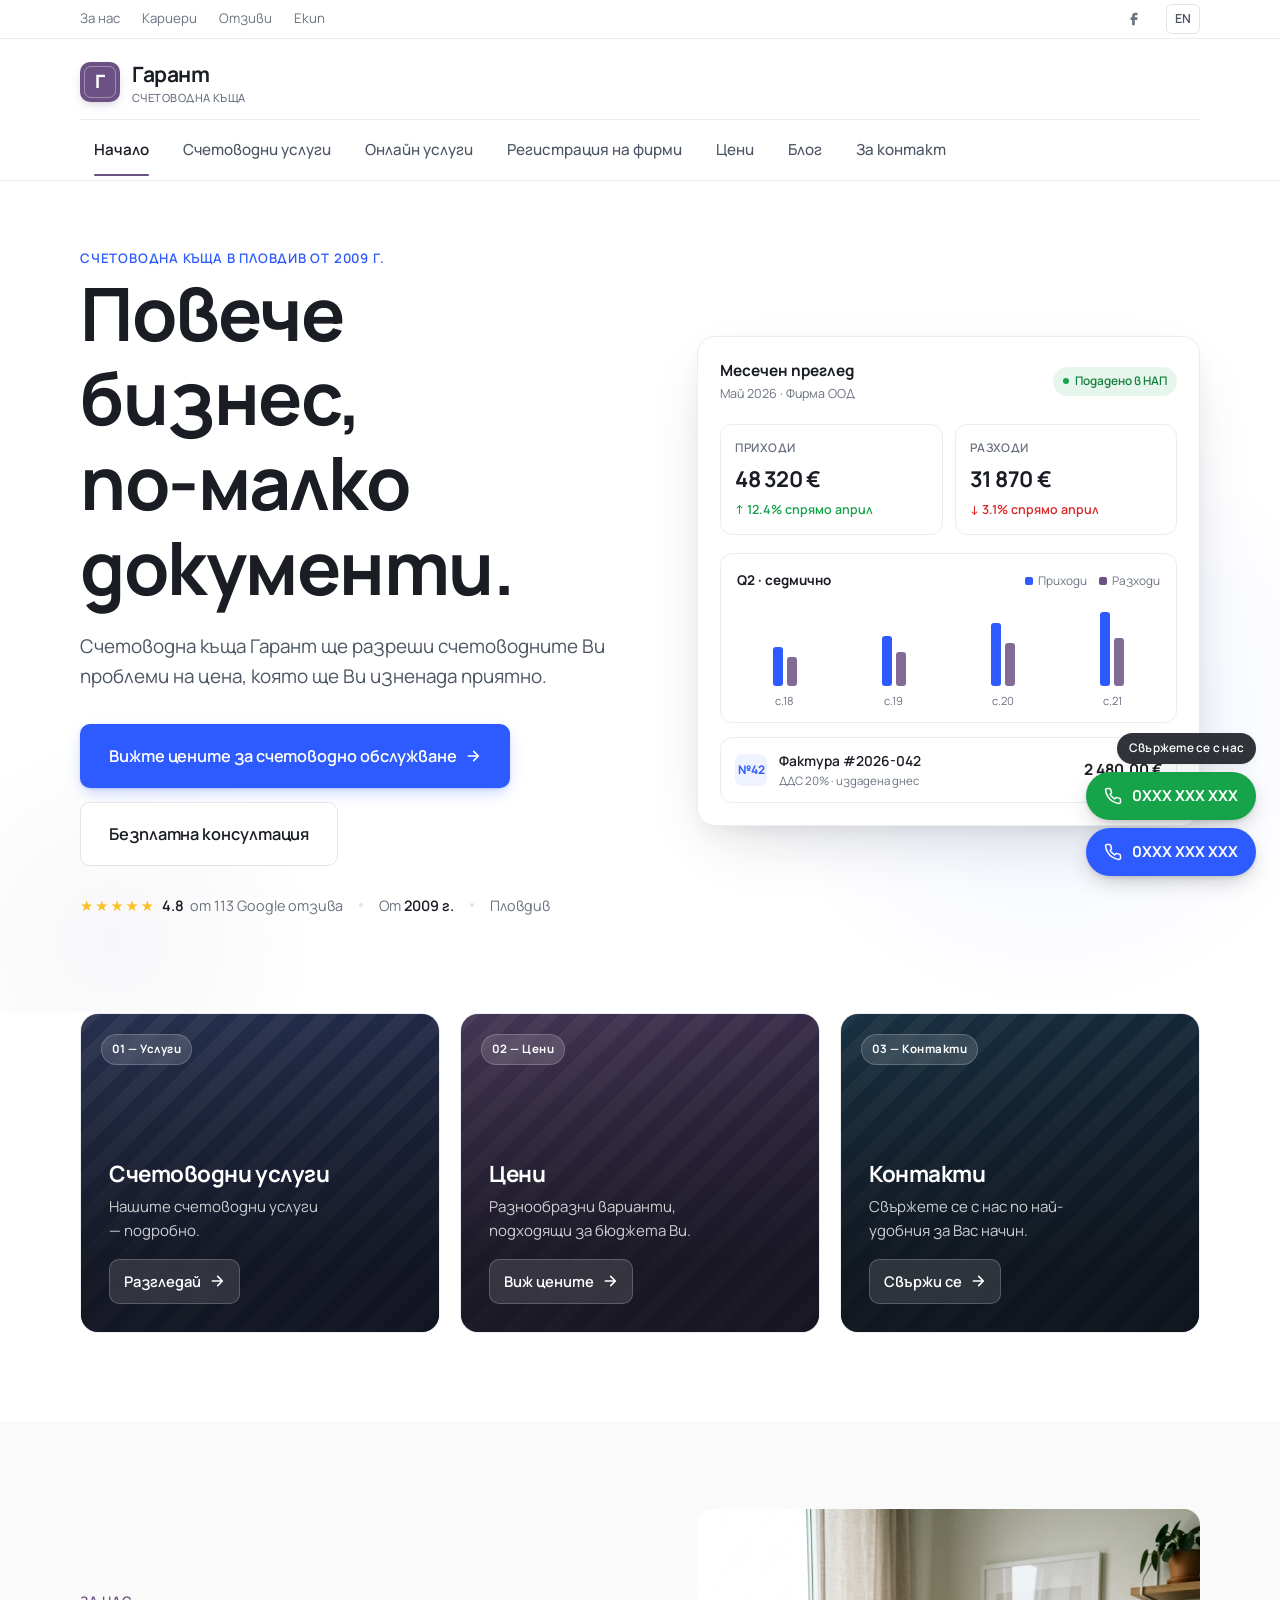
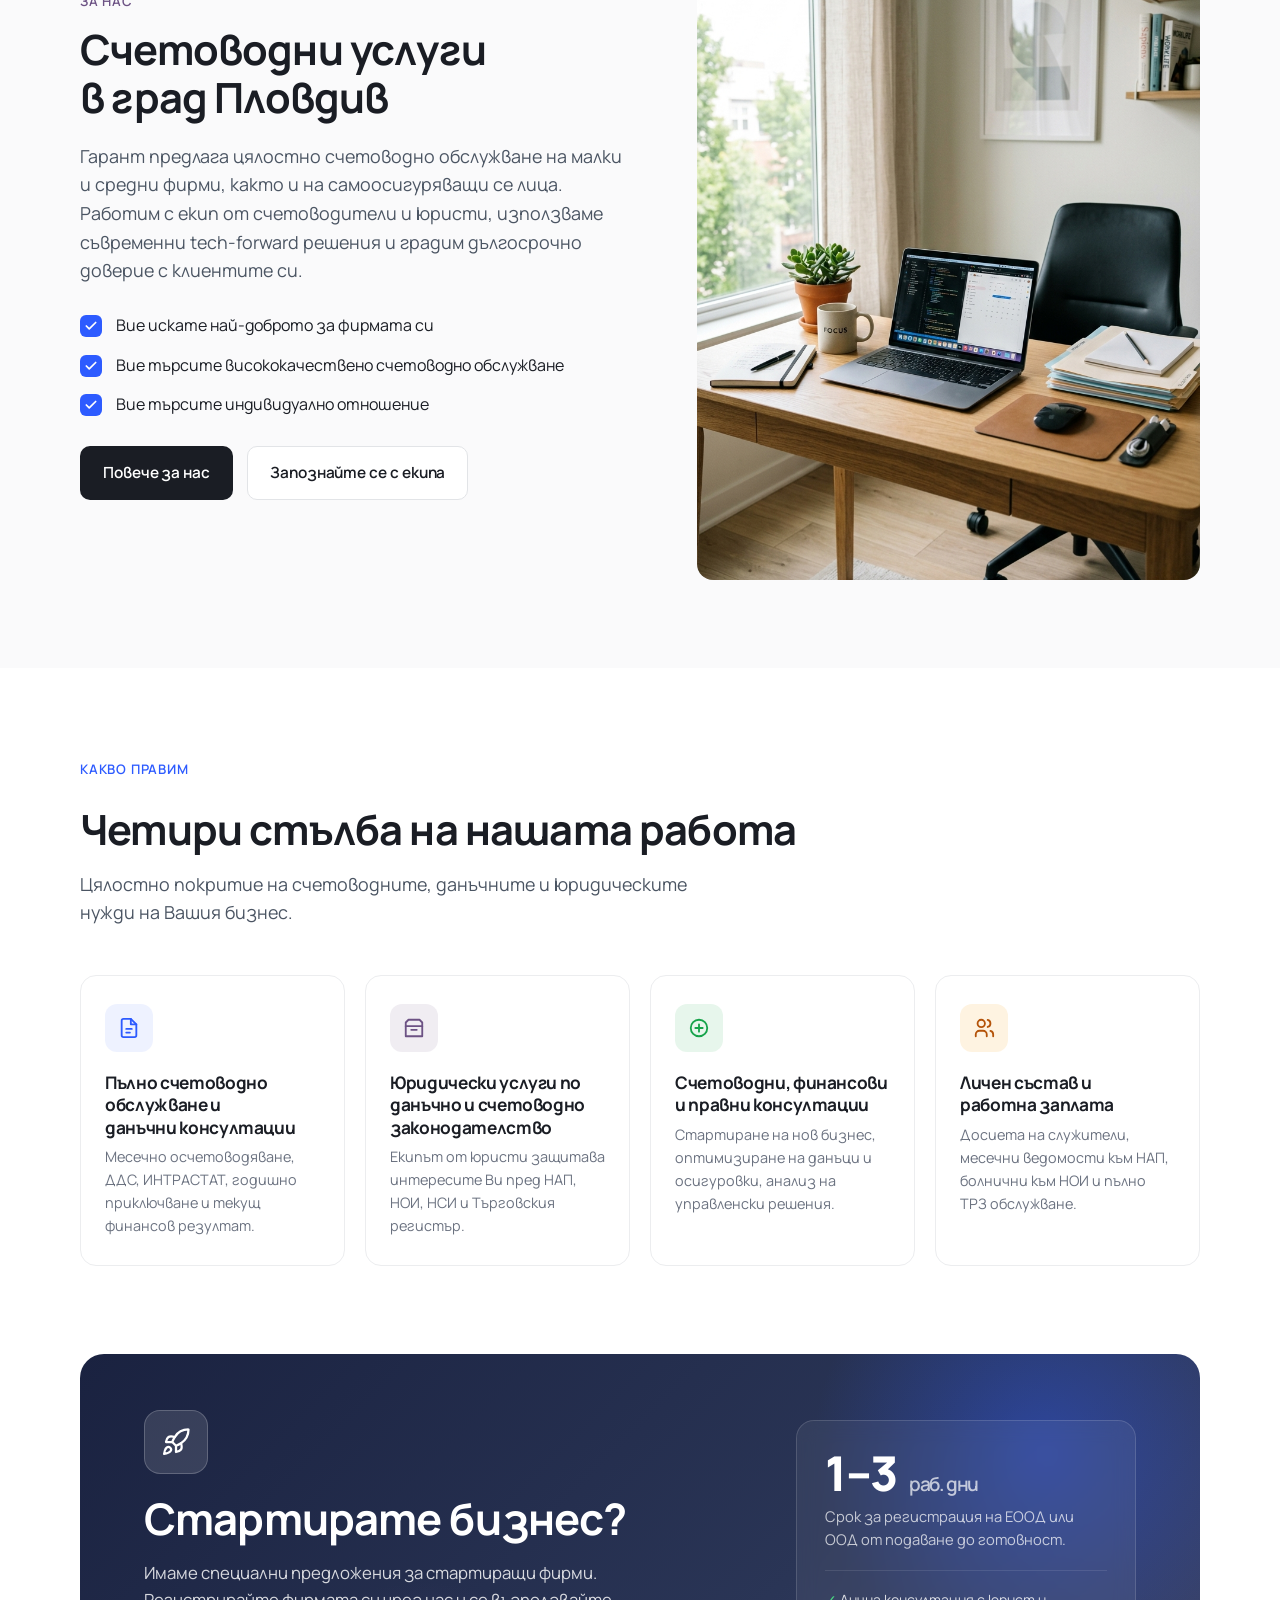
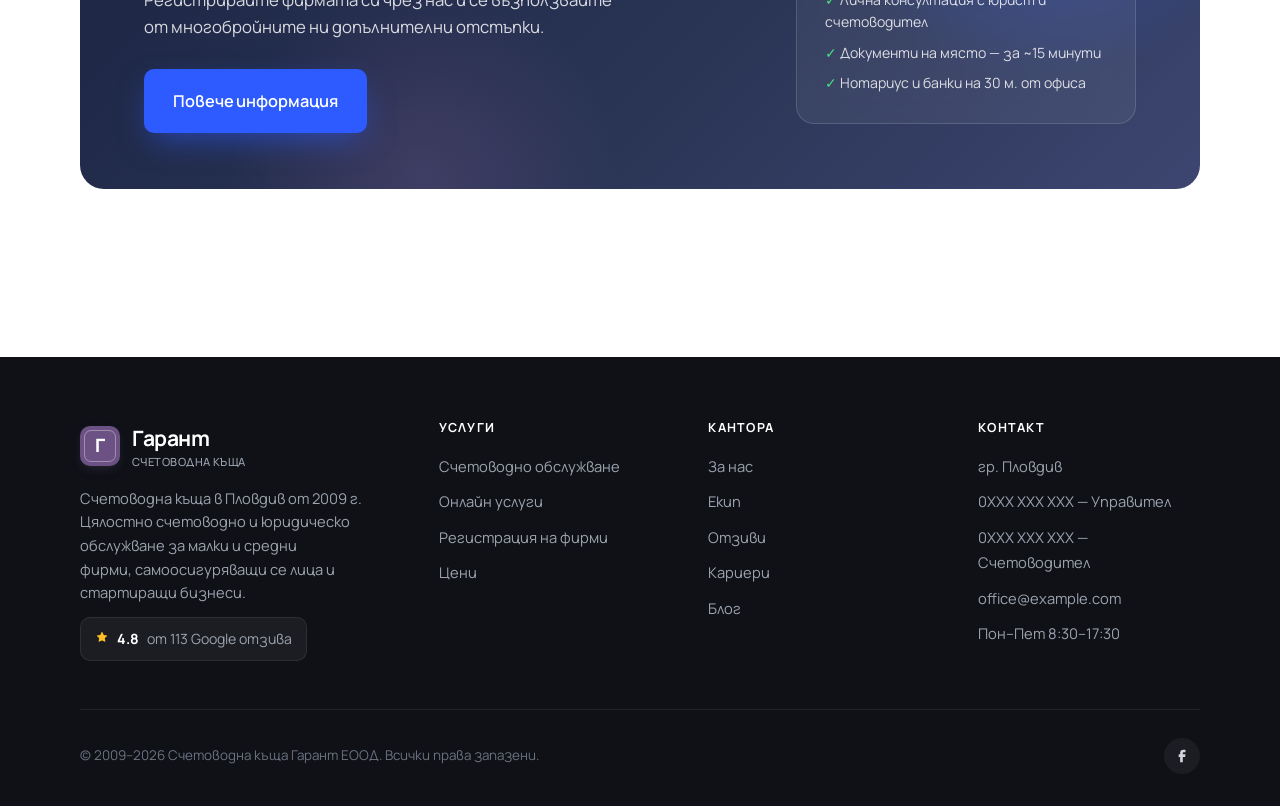
<file: index.html>
<!DOCTYPE html>
<html lang="bg">
<head>
<meta charset="UTF-8" />
<meta name="viewport" content="width=device-width, initial-scale=1" />
<title>Счетоводна къща Гарант — Пловдив | Счетоводно обслужване от 2009 г.</title>
<meta name="description" content="Счетоводна къща Гарант в Пловдив — пълно счетоводно и юридическо обслужване, регистрация на фирми, онлайн услуги. 4.8★ от 113 Google отзива. От 50 €/мес." />
<link rel="preconnect" href="https://fonts.googleapis.com" />
<link rel="preconnect" href="https://fonts.gstatic.com" crossorigin />
<link href="https://fonts.googleapis.com/css2?family=Manrope:wght@400;500;600;700;800&family=JetBrains+Mono:wght@400;500&display=swap&subset=cyrillic,cyrillic-ext,latin" rel="stylesheet" />
<link rel="stylesheet" href="styles.css" />
<style>
  /* ---- Hero ---- */
  .hero {
    position: relative;
    padding: 64px 0 96px;
    overflow: hidden;
  }
  .hero::before {
    content: "";
    position: absolute;
    top: 20%; right: -10%;
    width: 720px; height: 720px;
    background: radial-gradient(circle, rgba(45,91,255,0.07), transparent 60%);
    pointer-events: none;
    z-index: 0;
  }
  .hero::after {
    content: "";
    position: absolute;
    bottom: -20%; left: -10%;
    width: 480px; height: 480px;
    background: radial-gradient(circle, rgba(108,82,132,0.05), transparent 60%);
    pointer-events: none;
    z-index: 0;
  }
  .hero .container { position: relative; z-index: 1; }
  .hero-grid {
    display: grid;
    grid-template-columns: minmax(0, 1.1fr) minmax(0, 1fr);
    gap: 64px;
    align-items: center;
  }
  .hero h1 { font-size: clamp(3rem, 6vw, 4.6rem); margin-bottom: 22px; max-width: 18ch; }
  .hero .subline { font-size: 1.18rem; color: var(--text-2); max-width: 52ch; margin-bottom: 32px; }
  .hero-cta-row {
    display: flex; gap: 14px; align-items: center; flex-wrap: wrap;
    margin-bottom: 28px;
  }
  .trust-line {
    display: flex; align-items: center; gap: 16px;
    font-size: 0.9rem; color: var(--text-3);
    flex-wrap: wrap;
  }
  .trust-line .dot { width: 4px; height: 4px; border-radius: 50%; background: var(--border-2); }
  .trust-line .rating { display: inline-flex; align-items: center; gap: 6px; }
  .trust-line .rating .stars-row { font-size: 0.92rem; }
  .trust-line strong { color: var(--text); font-weight: 600; }

  /* ---- Dashboard mockup ---- */
  .dashboard {
    background: #fff;
    border: 1px solid var(--border);
    border-radius: 18px;
    box-shadow:
      0 24px 60px -20px rgba(15, 23, 42, 0.18),
      0 8px 24px -8px rgba(15, 23, 42, 0.08);
    padding: 22px;
    position: relative;
    transform: translateY(0) rotate(0);
  }
  .dashboard-head {
    display: flex; align-items: center; justify-content: space-between;
    margin-bottom: 20px;
  }
  .dashboard-head .title { font-weight: 700; font-size: 0.96rem; }
  .dashboard-head .sub { font-size: 0.78rem; color: var(--text-3); }
  .dashboard-head .pill {
    display: inline-flex; align-items: center; gap: 6px;
    padding: 5px 10px;
    background: rgba(22, 163, 74, 0.1);
    color: #15803d;
    border-radius: 999px;
    font-size: 0.74rem; font-weight: 600;
  }
  .dashboard-head .pill::before { content: ""; width: 6px; height: 6px; border-radius: 50%; background: #16a34a; }
  .stat-grid { display: grid; grid-template-columns: 1fr 1fr; gap: 12px; margin-bottom: 18px; }
  .stat {
    border: 1px solid var(--border);
    border-radius: 12px;
    padding: 14px;
    background: #fff;
  }
  .stat .label { font-size: 0.74rem; color: var(--text-3); margin-bottom: 4px; text-transform: uppercase; letter-spacing: 0.04em; font-weight: 600; }
  .stat .value { font-size: 1.36rem; font-weight: 700; letter-spacing: -0.02em; }
  .stat .delta { font-size: 0.78rem; margin-top: 4px; font-weight: 600; }
  .stat .delta.up { color: #16a34a; }
  .stat .delta.down { color: #dc2626; }
  .chart {
    border: 1px solid var(--border);
    border-radius: 12px;
    padding: 16px;
    margin-bottom: 14px;
  }
  .chart-head { display: flex; justify-content: space-between; align-items: center; margin-bottom: 14px; font-size: 0.84rem; }
  .chart-head .legend { display: flex; gap: 12px; color: var(--text-3); font-size: 0.74rem; }
  .chart-head .legend span { display: inline-flex; align-items: center; gap: 5px; }
  .chart-head .legend i { width: 8px; height: 8px; border-radius: 2px; }
  .chart-bars { display: grid; grid-template-columns: repeat(4, 1fr); gap: 14px; align-items: end; height: 100px; }
  .chart-col { display: flex; flex-direction: column; align-items: center; gap: 6px; }
  .chart-col .bars { display: flex; gap: 4px; align-items: flex-end; height: 80px; width: 100%; justify-content: center; }
  .chart-col .bars i { width: 10px; border-radius: 3px; }
  .chart-col .bars .b1 { background: var(--accent); }
  .chart-col .bars .b2 { background: var(--brand); opacity: 0.85; }
  .chart-col .lbl { font-size: 0.7rem; color: var(--text-3); }
  .invoice-row {
    border: 1px solid var(--border);
    border-radius: 12px;
    padding: 12px 14px;
    display: flex; justify-content: space-between; align-items: center;
  }
  .invoice-row .left { display: flex; align-items: center; gap: 12px; }
  .invoice-row .icon-sq {
    width: 32px; height: 32px;
    background: var(--accent-soft);
    color: var(--accent);
    border-radius: 8px;
    display: inline-flex; align-items: center; justify-content: center;
    font-size: 0.74rem; font-weight: 700;
  }
  .invoice-row .name { font-weight: 600; font-size: 0.86rem; }
  .invoice-row .meta { font-size: 0.72rem; color: var(--text-3); }
  .invoice-row .amount { font-weight: 700; font-size: 0.96rem; }

  @media (max-width: 900px) {
    .hero-grid { grid-template-columns: 1fr; gap: 48px; }
    .hero { padding: 40px 0 64px; }
  }

  /* ---- Quick link cards ---- */
  .quicklinks { padding-top: 0; }
  .ql-grid { display: grid; grid-template-columns: repeat(3, 1fr); gap: 20px; }
  @media (max-width: 900px) { .ql-grid { grid-template-columns: 1fr; } }
  .ql-card {
    position: relative;
    border-radius: 18px;
    overflow: hidden;
    min-height: 320px;
    color: #fff;
    display: flex; flex-direction: column; justify-content: flex-end;
    padding: 28px;
    isolation: isolate;
    border: 1px solid var(--border);
    transition: transform 0.25s ease, box-shadow 0.3s ease;
  }
  .ql-card::before {
    content: "";
    position: absolute; inset: 0;
    transition: transform 0.45s ease;
    z-index: -2;
  }
  .ql-card::after {
    content: "";
    position: absolute; inset: 0;
    background: linear-gradient(180deg, rgba(15,17,23,0.1) 0%, rgba(15,17,23,0.75) 80%);
    z-index: -1;
    transition: background 0.25s ease;
  }
  .ql-card:hover { transform: translateY(-4px); box-shadow: var(--shadow-lg); }
  .ql-card:hover::before { transform: scale(1.06); }
  .ql-card:hover::after { background: linear-gradient(180deg, rgba(15,17,23,0.2) 0%, rgba(15,17,23,0.85) 80%); }
  .ql-1::before {
    background:
      repeating-linear-gradient(135deg, rgba(255,255,255,0.06) 0 14px, transparent 14px 28px),
      linear-gradient(135deg, #2a3556 0%, #1a2240 100%);
  }
  .ql-2::before {
    background:
      repeating-linear-gradient(135deg, rgba(255,255,255,0.05) 0 14px, transparent 14px 28px),
      linear-gradient(135deg, #4a3a5c 0%, #2c2240 100%);
  }
  .ql-3::before {
    background:
      repeating-linear-gradient(135deg, rgba(255,255,255,0.05) 0 14px, transparent 14px 28px),
      linear-gradient(135deg, #1a3548 0%, #0f1f30 100%);
  }
  .ql-card h3 { color: #fff; margin-bottom: 8px; font-size: 1.4rem; }
  .ql-card p { color: rgba(255,255,255,0.78); font-size: 0.94rem; margin-bottom: 16px; max-width: 28ch; }
  .ql-card .link {
    display: inline-flex; align-items: center; gap: 8px;
    font-weight: 600; font-size: 0.92rem;
    color: #fff;
    padding: 10px 14px;
    background: rgba(255,255,255,0.12);
    border: 1px solid rgba(255,255,255,0.2);
    border-radius: 10px;
    backdrop-filter: blur(6px);
    width: max-content;
  }
  .ql-card .link svg { transition: transform 0.2s ease; }
  .ql-card:hover .link svg { transform: translateX(3px); }
  .ql-tag {
    position: absolute; top: 20px; left: 20px;
    background: rgba(255,255,255,0.14);
    color: #fff;
    font-size: 0.72rem; font-weight: 700;
    padding: 5px 10px; border-radius: 999px;
    backdrop-filter: blur(6px);
    border: 1px solid rgba(255,255,255,0.2);
    letter-spacing: 0.04em;
  }

  /* ---- About intro ---- */
  .about-intro { background: var(--bg-alt); }
  .about-grid {
    display: grid;
    grid-template-columns: minmax(0, 1.1fr) minmax(0, 1fr);
    gap: 64px;
    align-items: center;
  }
  @media (max-width: 900px) { .about-grid { grid-template-columns: 1fr; gap: 40px; } }
  .about-grid h2 { margin-bottom: 20px; }
  .about-grid .lead { margin-bottom: 24px; }
  .about-grid ul.checklist {
    list-style: none;
    display: flex; flex-direction: column; gap: 14px;
    margin: 28px 0;
  }
  .about-grid ul.checklist li {
    display: flex; gap: 14px; align-items: flex-start;
    font-size: 1rem; color: var(--text);
  }
  .about-grid ul.checklist li::before {
    content: "";
    flex: 0 0 22px;
    width: 22px; height: 22px;
    margin-top: 2px;
    border-radius: 6px;
    background: var(--accent) url('data:image/svg+xml;utf8,<svg xmlns="http://www.w3.org/2000/svg" width="14" height="14" viewBox="0 0 24 24" fill="none" stroke="white" stroke-width="3" stroke-linecap="round" stroke-linejoin="round"><path d="M20 6 9 17l-5-5"/></svg>') no-repeat center;
  }
  .about-image {
    aspect-ratio: 3 / 4;
    border-radius: 20px;
    background: none;
    background-image: none;
  }

  /* ---- Services overview ---- */
  .services-grid { display: grid; grid-template-columns: repeat(4, 1fr); gap: 20px; }
  @media (max-width: 1100px) { .services-grid { grid-template-columns: repeat(2, 1fr); } }
  @media (max-width: 560px) { .services-grid { grid-template-columns: 1fr; } }
  .svc-card {
    background: #fff;
    border: 1px solid var(--border);
    border-radius: 16px;
    padding: 28px 24px;
    transition: transform 0.2s ease, box-shadow 0.25s ease, border-color 0.2s ease;
    height: 100%;
  }
  .svc-card:hover { transform: translateY(-4px); box-shadow: var(--shadow-lg); }
  .svc-card .icon-bubble {
    width: 48px; height: 48px;
    border-radius: 12px;
    background: var(--accent-soft);
    color: var(--accent);
    display: inline-flex; align-items: center; justify-content: center;
    margin-bottom: 20px;
  }
  .svc-card:nth-child(2) .icon-bubble { background: var(--brand-soft); color: var(--brand); }
  .svc-card:nth-child(3) .icon-bubble { background: rgba(22, 163, 74, 0.1); color: var(--green); }
  .svc-card:nth-child(4) .icon-bubble { background: rgba(245, 158, 11, 0.12); color: #b45309; }
  .svc-card h3 { font-size: 1.08rem; line-height: 1.3; margin-bottom: 6px; }
  .svc-card p { font-size: 0.9rem; color: var(--text-3); }

  /* ---- Startup CTA ---- */
  .startup-cta-wrap { padding: 0 0 88px; }
  .startup-cta {
    background: linear-gradient(135deg, #1a2240 0%, #2a3556 60%, #3d4670 100%);
    border-radius: 24px;
    padding: 56px clamp(28px, 5vw, 72px);
    color: #fff;
    display: grid;
    grid-template-columns: minmax(0, 1.3fr) minmax(0, 1fr);
    gap: 48px;
    align-items: center;
    position: relative;
    overflow: hidden;
  }
  .startup-cta::before {
    content: "";
    position: absolute;
    top: -40%; right: -10%;
    width: 540px; height: 540px;
    background: radial-gradient(circle, rgba(45,91,255,0.4), transparent 60%);
    pointer-events: none;
  }
  .startup-cta::after {
    content: "";
    position: absolute;
    bottom: -50%; left: 10%;
    width: 460px; height: 460px;
    background: radial-gradient(circle, rgba(108,82,132,0.35), transparent 60%);
    pointer-events: none;
  }
  .startup-cta > * { position: relative; z-index: 1; }
  .startup-cta .icon-rocket {
    width: 64px; height: 64px;
    border-radius: 16px;
    background: rgba(255,255,255,0.12);
    border: 1px solid rgba(255,255,255,0.2);
    display: inline-flex; align-items: center; justify-content: center;
    margin-bottom: 20px;
    color: #fff;
  }
  .startup-cta h2 { color: #fff; font-size: clamp(2rem, 3.4vw, 2.8rem); margin-bottom: 16px; }
  .startup-cta p { color: rgba(255,255,255,0.82); font-size: 1.05rem; max-width: 48ch; margin-bottom: 28px; }
  .startup-cta .btn-primary { box-shadow: 0 12px 32px -8px rgba(45, 91, 255, 0.6); }
  .startup-cta-right {
    display: flex; justify-content: flex-end;
  }
  .startup-stat-card {
    background: rgba(255,255,255,0.06);
    border: 1px solid rgba(255,255,255,0.14);
    border-radius: 18px;
    padding: 28px;
    backdrop-filter: blur(10px);
    width: 100%;
    max-width: 340px;
  }
  .startup-stat-card .num { font-size: 3rem; font-weight: 800; letter-spacing: -0.03em; color: #fff; line-height: 1; margin-bottom: 8px; }
  .startup-stat-card .num small { font-size: 1.2rem; font-weight: 600; color: rgba(255,255,255,0.7); margin-left: 4px; }
  .startup-stat-card .desc { color: rgba(255,255,255,0.72); font-size: 0.92rem; margin-bottom: 18px; }
  .startup-stat-card hr { border: none; border-top: 1px solid rgba(255,255,255,0.1); margin: 18px 0; }
  .startup-stat-card ul { list-style: none; display: flex; flex-direction: column; gap: 8px; font-size: 0.88rem; color: rgba(255,255,255,0.82); }
  .startup-stat-card ul li::before { content: "✓ "; color: #4ade80; font-weight: 700; }
  @media (max-width: 900px) {
    .startup-cta { grid-template-columns: 1fr; padding: 40px 28px; }
    .startup-cta-right { justify-content: flex-start; }
  }
  @media (max-width: 768px) {
    .hero-cta-row .btn-primary {
      font-size: 0.9rem;
      padding: 14px 20px;
      width: 100%;
      text-align: center;
      justify-content: center;
    }
    .dashboard {
      overflow: hidden;
      max-width: 100%;
    }
  }
</style>
</head>
<body>

<div id="siteHeaderSlot"></div>

<!-- ========== HERO ========== -->
<main>
<section class="hero" data-screen-label="01 Hero">
  <div class="container">
    <div class="hero-grid">
      <div class="reveal">
        <span class="eyebrow">Счетоводна къща в Пловдив от 2009 г.</span>
        <h1>Повече бизнес,<br> по-малко документи.</h1>
        <p class="subline">Счетоводна къща Гарант ще разреши счетоводните Ви проблеми на цена, която ще Ви изненада приятно.</p>
        <div class="hero-cta-row">
          <a href="prices.html" class="btn btn-primary btn-lg">
            Вижте цените за счетоводно обслужване
            <svg xmlns="http://www.w3.org/2000/svg" width="16" height="16" viewBox="0 0 24 24" fill="none" stroke="currentColor" stroke-width="2.4" stroke-linecap="round" stroke-linejoin="round"><path d="M5 12h14M13 5l7 7-7 7"/></svg>
          </a>
          <a href="contact.html" class="btn btn-ghost btn-lg">Безплатна консултация</a>
        </div>
        <div class="trust-line">
          <span class="rating">
            <span class="stars-row">★★★★★</span>
            <strong>4.8</strong>
            <span>от 113 Google отзива</span>
          </span>
          <span class="dot"></span>
          <span>От <strong>2009 г.</strong></span>
          <span class="dot"></span>
          <span>Пловдив</span>
        </div>
      </div>

      <!-- Dashboard mockup -->
      <div class="reveal" data-delay="200" aria-hidden="true">
        <div class="dashboard">
          <div class="dashboard-head">
            <div>
              <div class="title">Месечен преглед</div>
              <div class="sub">Май 2026 · Фирма ООД</div>
            </div>
            <span class="pill">Подадено в НАП</span>
          </div>

          <div class="stat-grid">
            <div class="stat">
              <div class="label">Приходи</div>
              <div class="value">48 320 €</div>
              <div class="delta up">↑ 12.4% спрямо април</div>
            </div>
            <div class="stat">
              <div class="label">Разходи</div>
              <div class="value">31 870 €</div>
              <div class="delta down">↓ 3.1% спрямо април</div>
            </div>
          </div>

          <div class="chart">
            <div class="chart-head">
              <strong>Q2 · седмично</strong>
              <div class="legend">
                <span><i style="background:var(--accent);"></i> Приходи</span>
                <span><i style="background:var(--brand);"></i> Разходи</span>
              </div>
            </div>
            <div class="chart-bars">
              <div class="chart-col">
                <div class="bars">
                  <i class="b1" style="height: 48%;"></i>
                  <i class="b2" style="height: 36%;"></i>
                </div>
                <div class="lbl">с.18</div>
              </div>
              <div class="chart-col">
                <div class="bars">
                  <i class="b1" style="height: 62%;"></i>
                  <i class="b2" style="height: 42%;"></i>
                </div>
                <div class="lbl">с.19</div>
              </div>
              <div class="chart-col">
                <div class="bars">
                  <i class="b1" style="height: 78%;"></i>
                  <i class="b2" style="height: 54%;"></i>
                </div>
                <div class="lbl">с.20</div>
              </div>
              <div class="chart-col">
                <div class="bars">
                  <i class="b1" style="height: 92%;"></i>
                  <i class="b2" style="height: 60%;"></i>
                </div>
                <div class="lbl">с.21</div>
              </div>
            </div>
          </div>

          <div class="invoice-row">
            <div class="left">
              <span class="icon-sq">№42</span>
              <div>
                <div class="name">Фактура #2026-042</div>
                <div class="meta">ДДС 20% · издадена днес</div>
              </div>
            </div>
            <div class="amount">2 480.00 €</div>
          </div>
        </div>
      </div>
    </div>
  </div>
</section>

<!-- ========== QUICK LINKS ========== -->
<section class="quicklinks" data-screen-label="02 Quick links" style="padding-bottom: 88px;">
  <div class="container">
    <div class="ql-grid">
      <a href="services.html" class="ql-card ql-1 reveal">
        <span class="ql-tag">01 — Услуги</span>
        <h3>Счетоводни услуги</h3>
        <p>Нашите счетоводни услуги — подробно.</p>
        <span class="link">Разгледай <svg xmlns="http://www.w3.org/2000/svg" width="16" height="16" viewBox="0 0 24 24" fill="none" stroke="currentColor" stroke-width="2.4" stroke-linecap="round" stroke-linejoin="round"><path d="M5 12h14M13 5l7 7-7 7"/></svg></span>
      </a>
      <a href="prices.html" class="ql-card ql-2 reveal" data-delay="100">
        <span class="ql-tag">02 — Цени</span>
        <h3>Цени</h3>
        <p>Разнообразни варианти, подходящи за бюджета Ви.</p>
        <span class="link">Виж цените <svg xmlns="http://www.w3.org/2000/svg" width="16" height="16" viewBox="0 0 24 24" fill="none" stroke="currentColor" stroke-width="2.4" stroke-linecap="round" stroke-linejoin="round"><path d="M5 12h14M13 5l7 7-7 7"/></svg></span>
      </a>
      <a href="contact.html" class="ql-card ql-3 reveal" data-delay="200">
        <span class="ql-tag">03 — Контакти</span>
        <h3>Контакти</h3>
        <p>Свържете се с нас по най-удобния за Вас начин.</p>
        <span class="link">Свържи се <svg xmlns="http://www.w3.org/2000/svg" width="16" height="16" viewBox="0 0 24 24" fill="none" stroke="currentColor" stroke-width="2.4" stroke-linecap="round" stroke-linejoin="round"><path d="M5 12h14M13 5l7 7-7 7"/></svg></span>
      </a>
    </div>
  </div>
</section>

<!-- ========== ABOUT INTRO ========== -->
<section class="about-intro" data-screen-label="03 About">
  <div class="container">
    <div class="about-grid">
      <div class="reveal">
        <span class="eyebrow brand">За нас</span>
        <h2 class="mt-12">Счетоводни услуги в град Пловдив</h2>
        <p class="lead mt-12">Гарант предлага цялостно счетоводно обслужване на малки и средни фирми, както и на самоосигуряващи се лица. Работим с екип от счетоводители и юристи, използваме съвременни tech-forward решения и градим дългосрочно доверие с клиентите си.</p>
        <ul class="checklist">
          <li>Вие искате най-доброто за фирмата си</li>
          <li>Вие търсите висококачествено счетоводно обслужване</li>
          <li>Вие търсите индивидуално отношение</li>
        </ul>
        <div style="display:flex; gap: 14px; flex-wrap: wrap;">
          <a href="za-nas.html" class="btn btn-dark">Повече за нас</a>
          <a href="team.html" class="btn btn-ghost">Запознайте се с екипа</a>
        </div>
      </div>
      <div class="reveal" data-delay="200">
        <img src="images/homepage-office.png" alt="Офисът на Счетоводна къща Гарант в Пловдив" width="800" height="960" class="about-image" style="width: 100%; height: 100%; object-fit: cover; border-radius: 16px;">
      </div>
    </div>
  </div>
</section>

<!-- ========== SERVICES OVERVIEW ========== -->
<section data-screen-label="04 Services overview">
  <div class="container">
    <div class="section-head">
      <span class="eyebrow">Какво правим</span>
      <h2 class="mt-12">Четири стълба на нашата работа</h2>
      <p class="lead mt-12">Цялостно покритие на счетоводните, данъчните и юридическите нужди на Вашия бизнес.</p>
    </div>

    <div class="services-grid">
      <div class="svc-card reveal">
        <div class="icon-bubble">
          <svg xmlns="http://www.w3.org/2000/svg" width="22" height="22" viewBox="0 0 24 24" fill="none" stroke="currentColor" stroke-width="2" stroke-linecap="round" stroke-linejoin="round"><path d="M14 2H6a2 2 0 0 0-2 2v16a2 2 0 0 0 2 2h12a2 2 0 0 0 2-2V8z"/><polyline points="14 2 14 8 20 8"/><line x1="9" y1="13" x2="15" y2="13"/><line x1="9" y1="17" x2="13" y2="17"/></svg>
        </div>
        <h3>Пълно счетоводно обслужване и данъчни консултации</h3>
        <p>Месечно осчетоводяване, ДДС, ИНТРАСТАТ, годишно приключване и текущ финансов резултат.</p>
      </div>
      <div class="svc-card reveal" data-delay="100">
        <div class="icon-bubble">
          <svg xmlns="http://www.w3.org/2000/svg" width="22" height="22" viewBox="0 0 24 24" fill="none" stroke="currentColor" stroke-width="2" stroke-linecap="round" stroke-linejoin="round"><path d="M3 6l3-3h12l3 3v15H3z"/><path d="M3 10h18"/><path d="M9 14h6"/></svg>
        </div>
        <h3>Юридически услуги по данъчно и счетоводно законодателство</h3>
        <p>Екипът от юристи защитава интересите Ви пред НАП, НОИ, НСИ и Търговския регистър.</p>
      </div>
      <div class="svc-card reveal" data-delay="200">
        <div class="icon-bubble">
          <svg xmlns="http://www.w3.org/2000/svg" width="22" height="22" viewBox="0 0 24 24" fill="none" stroke="currentColor" stroke-width="2" stroke-linecap="round" stroke-linejoin="round"><circle cx="12" cy="12" r="9"/><path d="M8 12h8M12 8v8"/></svg>
        </div>
        <h3>Счетоводни, финансови и правни консултации</h3>
        <p>Стартиране на нов бизнес, оптимизиране на данъци и осигуровки, анализ на управленски решения.</p>
      </div>
      <div class="svc-card reveal" data-delay="300">
        <div class="icon-bubble">
          <svg xmlns="http://www.w3.org/2000/svg" width="22" height="22" viewBox="0 0 24 24" fill="none" stroke="currentColor" stroke-width="2" stroke-linecap="round" stroke-linejoin="round"><circle cx="9" cy="7" r="4"/><path d="M3 21v-2a4 4 0 0 1 4-4h4a4 4 0 0 1 4 4v2"/><path d="M16 3.13a4 4 0 0 1 0 7.75"/><path d="M22 21v-2a4 4 0 0 0-3-3.87"/></svg>
        </div>
        <h3>Личен състав и работна заплата</h3>
        <p>Досиета на служители, месечни ведомости към НАП, болнични към НОИ и пълно ТРЗ обслужване.</p>
      </div>
    </div>
  </div>
</section>

<!-- ========== STARTUP CTA ========== -->
<section class="startup-cta-wrap" data-screen-label="05 Startup CTA">
  <div class="container">
    <div class="startup-cta reveal">
      <div>
        <span class="icon-rocket">
          <svg xmlns="http://www.w3.org/2000/svg" width="30" height="30" viewBox="0 0 24 24" fill="none" stroke="currentColor" stroke-width="1.8" stroke-linecap="round" stroke-linejoin="round"><path d="M4.5 16.5c-1.5 1.26-2 5-2 5s3.74-.5 5-2c.71-.84.7-2.13-.09-2.91a2.18 2.18 0 0 0-2.91-.09z"/><path d="M12 15l-3-3a22 22 0 0 1 2-3.95A12.88 12.88 0 0 1 22 2c0 2.72-.78 7.5-6 11a22.35 22.35 0 0 1-4 2z"/><path d="M9 12H4s.55-3.03 2-4c1.62-1.08 5 0 5 0"/><path d="M12 15v5s3.03-.55 4-2c1.08-1.62 0-5 0-5"/></svg>
        </span>
        <h2>Стартирате бизнес?</h2>
        <p>Имаме специални предложения за стартиращи фирми. Регистрирайте фирмата си чрез нас и се възползвайте от многобройните ни допълнителни отстъпки.</p>
        <a href="registracia-na-firma.html" class="btn btn-primary btn-lg">Повече информация</a>
      </div>
      <div class="startup-cta-right">
        <div class="startup-stat-card">
          <div class="num">1–3 <small>раб. дни</small></div>
          <div class="desc">Срок за регистрация на ЕООД или ООД от подаване до готовност.</div>
          <hr />
          <ul>
            <li>Лична консултация с юрист и счетоводител</li>
            <li>Документи на място — за ~15 минути</li>
            <li>Нотариус и банки на 30 м. от офиса</li>
          </ul>
        </div>
      </div>
    </div>
  </div>
</section>
</main>

<div id="siteFooterSlot"></div>
<div id="floatingContactSlot"></div>

<script src="site.js"></script>
<script>bootSite("home");</script>
</body>
</html>
</file>
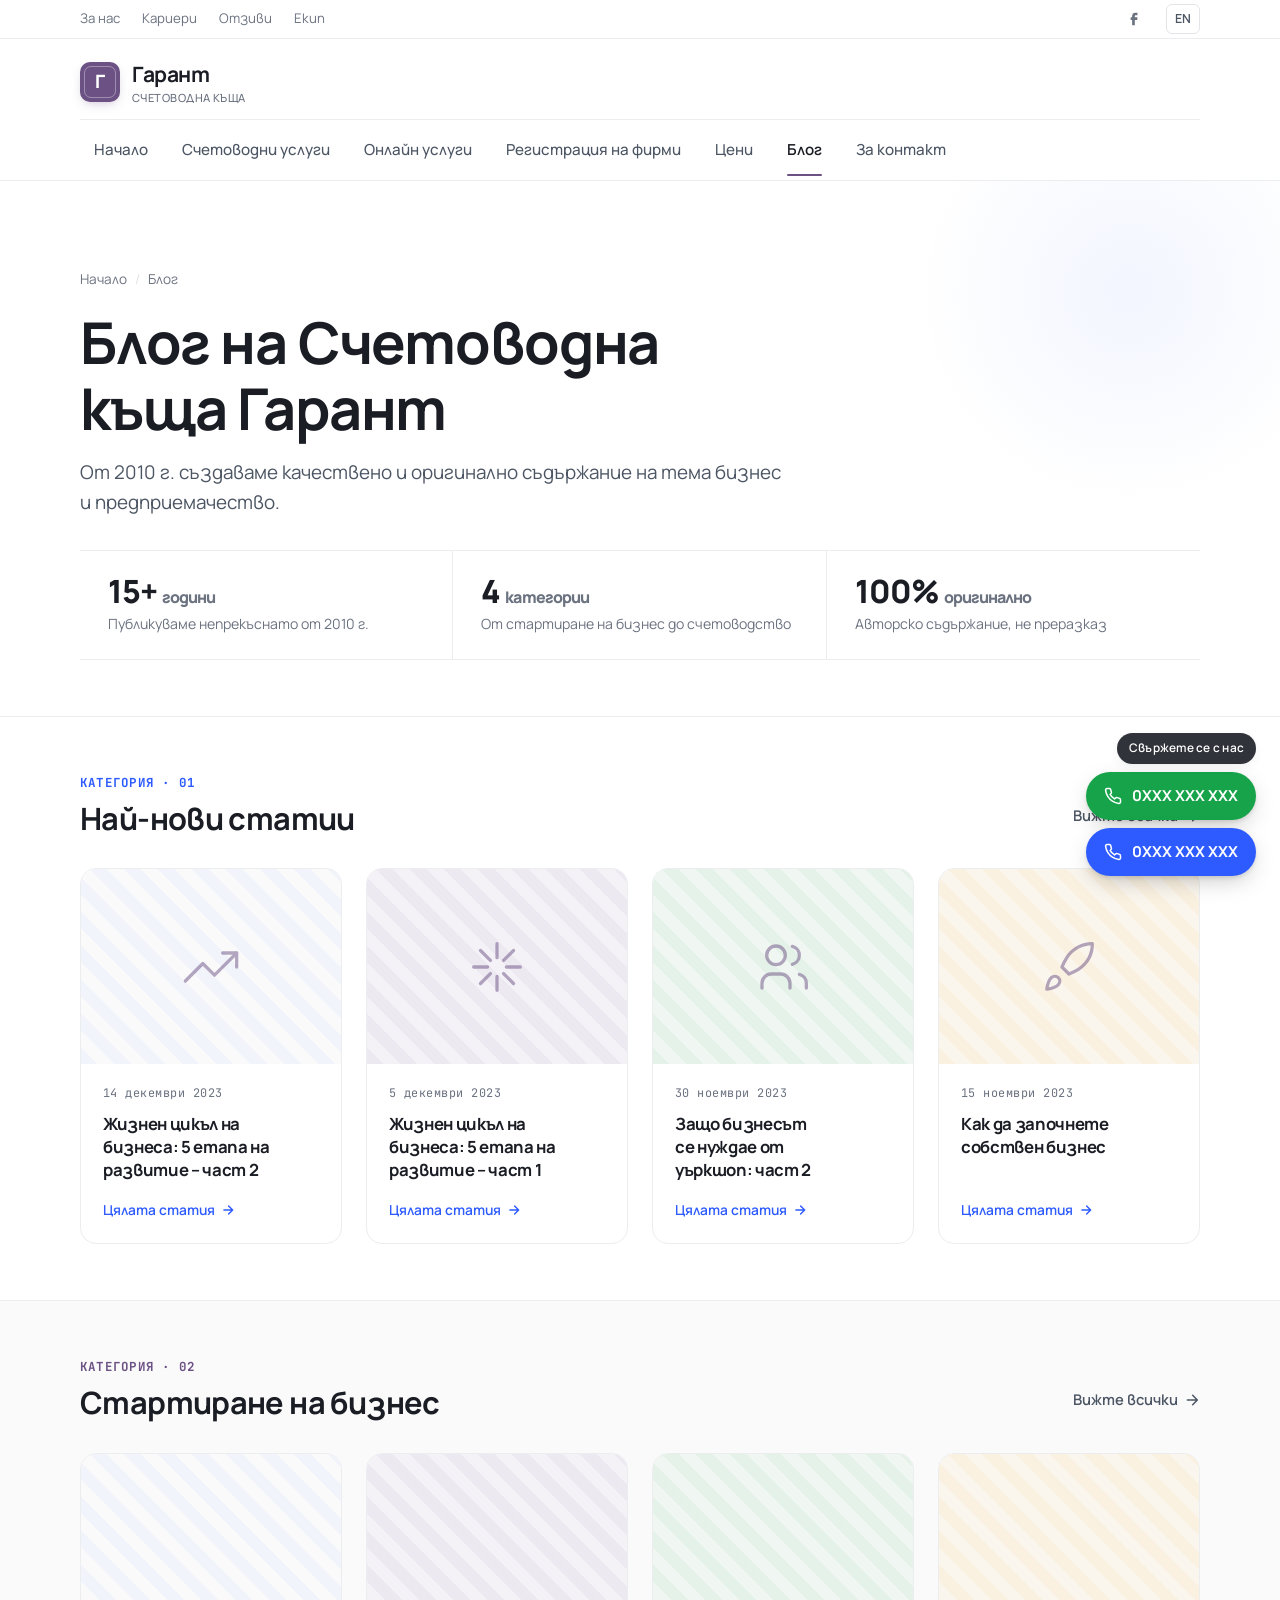
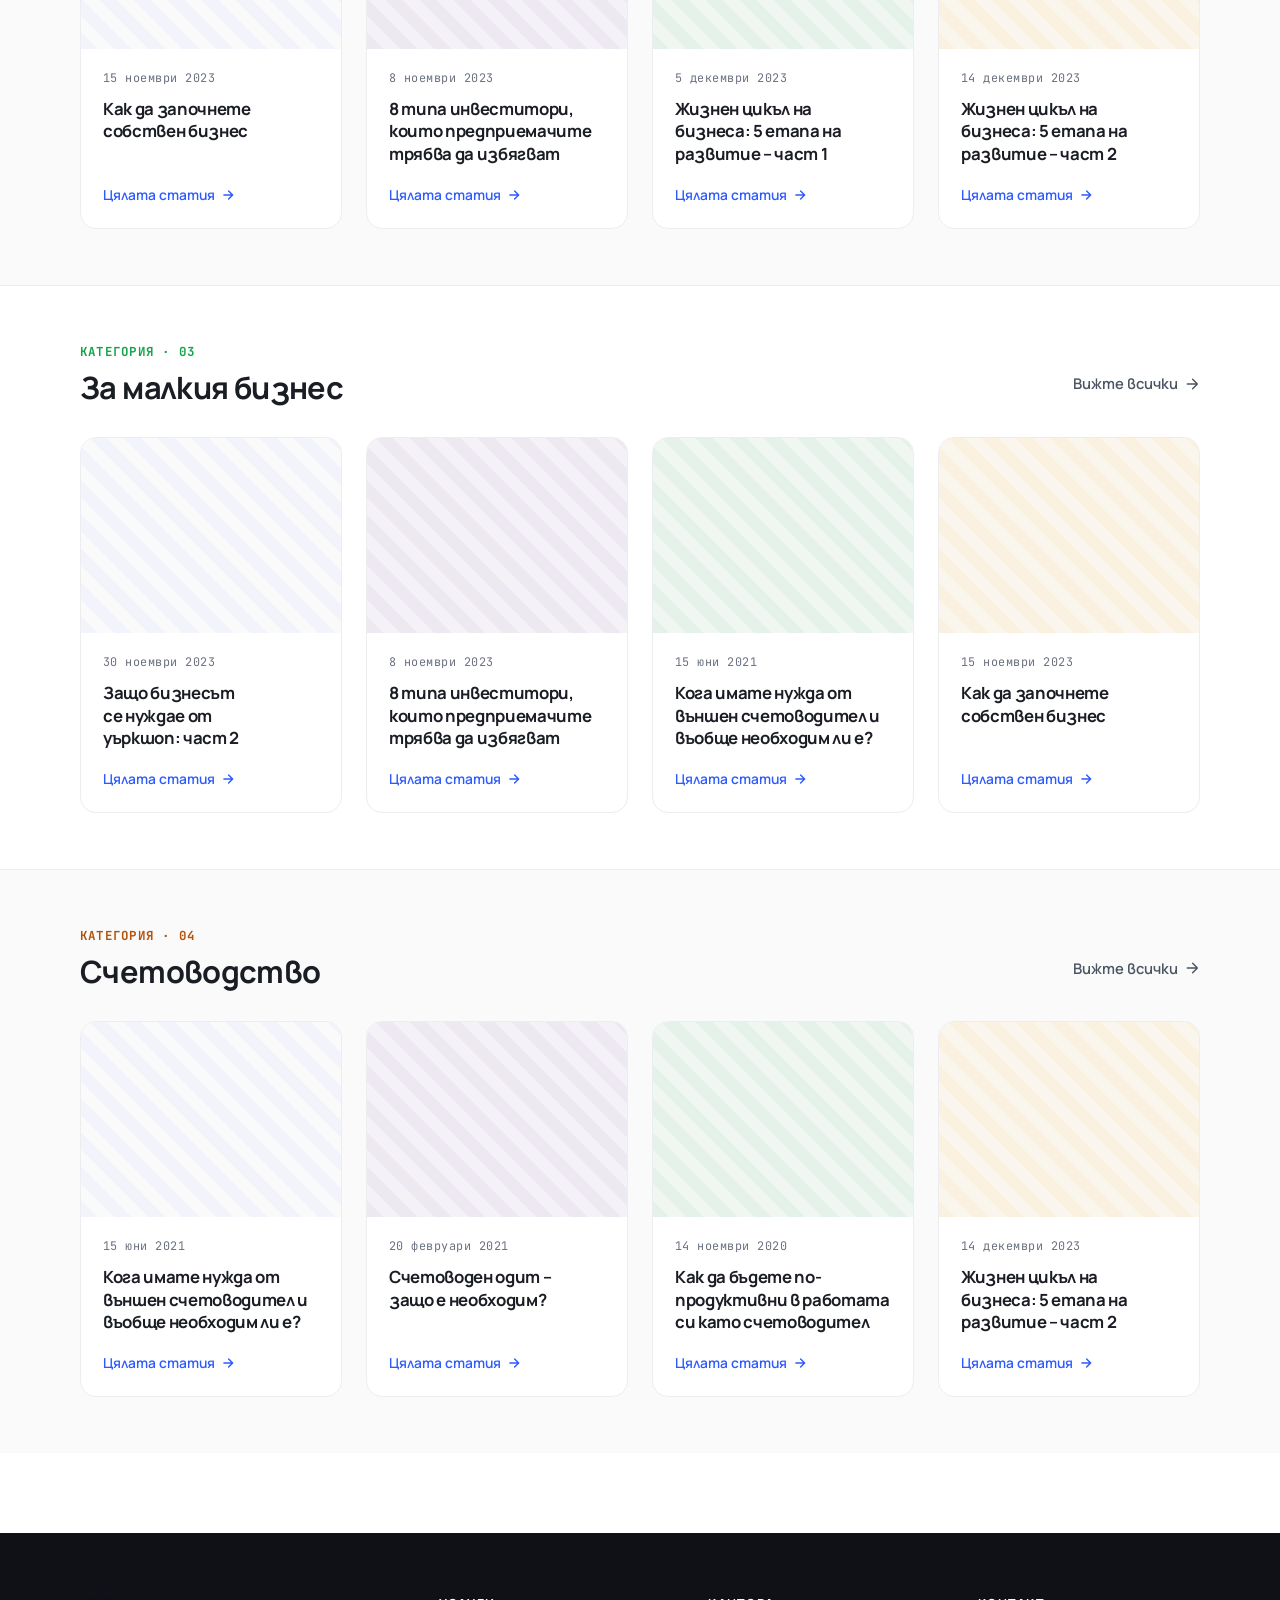
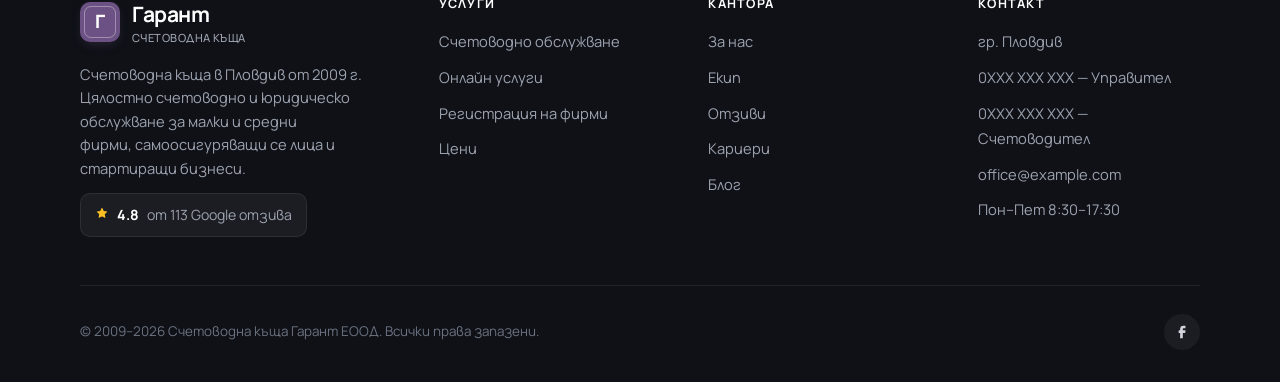
<file: blog.html>
<!DOCTYPE html>
<html lang="bg">
<head>
<meta charset="UTF-8" />
<meta name="viewport" content="width=device-width, initial-scale=1" />
<title>Блог — Счетоводна къща Гарант, Пловдив</title>
<meta name="description" content="Блог за бизнес и предприемачество от Счетоводна къща Гарант. Стартиране на бизнес, малък бизнес, счетоводство — оригинално съдържание от 2010 г." />
<link rel="preconnect" href="https://fonts.googleapis.com" />
<link rel="preconnect" href="https://fonts.gstatic.com" crossorigin />
<link href="https://fonts.googleapis.com/css2?family=Manrope:wght@400;500;600;700;800&family=JetBrains+Mono:wght@400;500&display=swap&subset=cyrillic,cyrillic-ext,latin" rel="stylesheet" />
<link rel="stylesheet" href="styles.css" />
<style>
  /* Category section */
  .cat-section {
    padding: 56px 0;
    border-bottom: 1px solid var(--border);
  }
  .cat-section:last-of-type { border-bottom: none; }
  .cat-head {
    display: flex; align-items: flex-end; justify-content: space-between;
    margin-bottom: 32px;
    gap: 20px; flex-wrap: wrap;
  }
  .cat-head .left { display: flex; flex-direction: column; gap: 8px; }
  .cat-head .label {
    font-family: "JetBrains Mono", monospace;
    font-size: 0.78rem;
    font-weight: 700;
    letter-spacing: 0.1em;
    text-transform: uppercase;
    color: var(--accent);
  }
  .cat-head h2 { font-size: clamp(1.5rem, 2.4vw, 2rem); }
  .cat-head .see-all {
    display: inline-flex; align-items: center; gap: 6px;
    font-size: 0.92rem; font-weight: 600;
    color: var(--text-2);
    padding: 8px 0;
    border-bottom: 1px solid transparent;
    transition: color 0.15s, border-color 0.15s;
  }
  .cat-head .see-all:hover { color: var(--accent); border-bottom-color: var(--accent); }

  /* Article grid */
  .blog-grid { display: grid; grid-template-columns: repeat(4, 1fr); gap: 24px; }
  @media (max-width: 1000px) { .blog-grid { grid-template-columns: repeat(2, 1fr); } }
  @media (max-width: 560px) { .blog-grid { grid-template-columns: 1fr; } }

  .article {
    display: flex; flex-direction: column;
    border-radius: 16px;
    overflow: hidden;
    transition: transform 0.2s ease, box-shadow 0.25s ease;
    background: #fff;
    border: 1px solid var(--border);
  }
  .article:hover { transform: translateY(-3px); box-shadow: var(--shadow-lg); }
  .article .thumb {
    aspect-ratio: 4 / 3;
    background:
      repeating-linear-gradient(45deg, rgba(45,91,255,0.04) 0 12px, transparent 12px 24px),
      var(--bg-alt);
    position: relative;
    overflow: hidden;
  }
  .article .thumb-glyph {
    position: absolute;
    inset: 0;
    display: flex; align-items: center; justify-content: center;
    color: var(--brand);
    opacity: 0.5;
  }
  .article:nth-child(2) .thumb { background: repeating-linear-gradient(45deg, rgba(108,82,132,0.05) 0 12px, transparent 12px 24px), #f4f1f7; }
  .article:nth-child(3) .thumb { background: repeating-linear-gradient(45deg, rgba(22,163,74,0.05) 0 12px, transparent 12px 24px), #f0f6f1; }
  .article:nth-child(4) .thumb { background: repeating-linear-gradient(45deg, rgba(245,158,11,0.06) 0 12px, transparent 12px 24px), #faf6ee; }
  .article .body {
    padding: 20px 22px 22px;
    display: flex; flex-direction: column;
    flex: 1;
    gap: 10px;
  }
  .article .date {
    font-family: "JetBrains Mono", monospace;
    font-size: 0.74rem;
    color: var(--text-3);
    letter-spacing: 0.04em;
  }
  .article h3 {
    font-size: 1.05rem;
    line-height: 1.35;
    color: var(--text);
    flex: 1;
  }
  .article .read {
    display: inline-flex; align-items: center; gap: 6px;
    font-weight: 600; font-size: 0.86rem;
    color: var(--accent);
    margin-top: 8px;
  }
  .article:hover .read svg { transform: translateX(3px); }
  .article .read svg { transition: transform 0.2s ease; }

  /* Stats bar */
  .blog-stats {
    display: grid;
    grid-template-columns: repeat(3, 1fr);
    gap: 0;
    border-top: 1px solid var(--border);
    border-bottom: 1px solid var(--border);
    margin-top: 32px;
  }
  @media (max-width: 700px) { .blog-stats { grid-template-columns: 1fr; } }
  .blog-stats > div {
    padding: 24px 28px;
    border-right: 1px solid var(--border);
  }
  .blog-stats > div:last-child { border-right: none; }
  .blog-stats .n { font-size: 2rem; font-weight: 800; letter-spacing: -0.03em; color: var(--text); line-height: 1; }
  .blog-stats .l { font-size: 0.88rem; color: var(--text-3); margin-top: 6px; }
</style>
</head>
<body>

<div id="siteHeaderSlot"></div>

<main>
<section class="page-hero" data-screen-label="01 Blog hero">
  <div class="container">
    <div class="crumbs reveal">
      <a href="index.html">Начало</a>
      <span class="sep">/</span>
      <span>Блог</span>
    </div>
    <h1 class="reveal" data-delay="100">Блог на Счетоводна къща Гарант</h1>
    <p class="lead reveal" data-delay="200">От 2010 г. създаваме качествено и оригинално съдържание на тема бизнес и предприемачество.</p>

    <div class="blog-stats reveal" data-delay="300">
      <div>
        <div class="n">15+ <span style="font-size:1rem; color:var(--text-3);">години</span></div>
        <div class="l">Публикуваме непрекъснато от 2010 г.</div>
      </div>
      <div>
        <div class="n">4 <span style="font-size:1rem; color:var(--text-3);">категории</span></div>
        <div class="l">От стартиране на бизнес до счетоводство</div>
      </div>
      <div>
        <div class="n">100% <span style="font-size:1rem; color:var(--text-3);">оригинално</span></div>
        <div class="l">Авторско съдържание, не преразказ</div>
      </div>
    </div>
  </div>
</section>

<!-- ========== CATEGORY: НАЙ-НОВИ ========== -->
<section class="cat-section" data-screen-label="02 Latest">
  <div class="container">
    <div class="cat-head">
      <div class="left">
        <span class="label">Категория · 01</span>
        <h2>Най-нови статии</h2>
      </div>
      <a href="#" class="see-all">Вижте всички
        <svg xmlns="http://www.w3.org/2000/svg" width="16" height="16" viewBox="0 0 24 24" fill="none" stroke="currentColor" stroke-width="2.2" stroke-linecap="round" stroke-linejoin="round"><path d="M5 12h14M13 5l7 7-7 7"/></svg>
      </a>
    </div>

    <div class="blog-grid">
      <article class="article reveal">
        <div class="thumb" role="img" aria-label="Илюстрация за статия — жизнен цикъл на бизнеса, част 2">
          <span class="thumb-glyph"><svg xmlns="http://www.w3.org/2000/svg" width="56" height="56" viewBox="0 0 24 24" fill="none" stroke="currentColor" stroke-width="1.4" stroke-linecap="round" stroke-linejoin="round"><polyline points="23 6 13.5 15.5 8.5 10.5 1 18"/><polyline points="17 6 23 6 23 12"/></svg></span>
        </div>
        <div class="body">
          <span class="date">14 декември 2023</span>
          <h3>Жизнен цикъл на бизнеса: 5 етапа на развитие – част 2</h3>
          <a href="#" class="read">Цялата статия <svg xmlns="http://www.w3.org/2000/svg" width="14" height="14" viewBox="0 0 24 24" fill="none" stroke="currentColor" stroke-width="2.4" stroke-linecap="round" stroke-linejoin="round"><path d="M5 12h14M13 5l7 7-7 7"/></svg></a>
        </div>
      </article>
      <article class="article reveal" data-delay="100">
        <div class="thumb" role="img" aria-label="Илюстрация за статия — жизнен цикъл на бизнеса, част 1">
          <span class="thumb-glyph"><svg xmlns="http://www.w3.org/2000/svg" width="56" height="56" viewBox="0 0 24 24" fill="none" stroke="currentColor" stroke-width="1.4" stroke-linecap="round" stroke-linejoin="round"><path d="M12 2v6M12 22v-6M4.93 4.93l4.24 4.24M14.83 14.83l4.24 4.24M2 12h6M22 12h-6M4.93 19.07l4.24-4.24M14.83 9.17l4.24-4.24"/></svg></span>
        </div>
        <div class="body">
          <span class="date">5 декември 2023</span>
          <h3>Жизнен цикъл на бизнеса: 5 етапа на развитие – част 1</h3>
          <a href="#" class="read">Цялата статия <svg xmlns="http://www.w3.org/2000/svg" width="14" height="14" viewBox="0 0 24 24" fill="none" stroke="currentColor" stroke-width="2.4" stroke-linecap="round" stroke-linejoin="round"><path d="M5 12h14M13 5l7 7-7 7"/></svg></a>
        </div>
      </article>
      <article class="article reveal" data-delay="200">
        <div class="thumb" role="img" aria-label="Илюстрация за статия — уъркшоп за бизнеса, част 2">
          <span class="thumb-glyph"><svg xmlns="http://www.w3.org/2000/svg" width="56" height="56" viewBox="0 0 24 24" fill="none" stroke="currentColor" stroke-width="1.4" stroke-linecap="round" stroke-linejoin="round"><circle cx="9" cy="7" r="4"/><path d="M3 21v-2a4 4 0 0 1 4-4h4a4 4 0 0 1 4 4v2"/><path d="M16 3.13a4 4 0 0 1 0 7.75"/><path d="M22 21v-2a4 4 0 0 0-3-3.87"/></svg></span>
        </div>
        <div class="body">
          <span class="date">30 ноември 2023</span>
          <h3>Защо бизнесът се нуждае от уъркшоп: част 2</h3>
          <a href="#" class="read">Цялата статия <svg xmlns="http://www.w3.org/2000/svg" width="14" height="14" viewBox="0 0 24 24" fill="none" stroke="currentColor" stroke-width="2.4" stroke-linecap="round" stroke-linejoin="round"><path d="M5 12h14M13 5l7 7-7 7"/></svg></a>
        </div>
      </article>
      <article class="article reveal" data-delay="300">
        <div class="thumb" role="img" aria-label="Илюстрация за статия — как да започнете собствен бизнес">
          <span class="thumb-glyph"><svg xmlns="http://www.w3.org/2000/svg" width="56" height="56" viewBox="0 0 24 24" fill="none" stroke="currentColor" stroke-width="1.4" stroke-linecap="round" stroke-linejoin="round"><path d="M4.5 16.5c-1.5 1.26-2 5-2 5s3.74-.5 5-2c.71-.84.7-2.13-.09-2.91a2.18 2.18 0 0 0-2.91-.09z"/><path d="M12 15l-3-3a22 22 0 0 1 2-3.95A12.88 12.88 0 0 1 22 2c0 2.72-.78 7.5-6 11a22.35 22.35 0 0 1-4 2z"/></svg></span>
        </div>
        <div class="body">
          <span class="date">15 ноември 2023</span>
          <h3>Как да започнете собствен бизнес</h3>
          <a href="#" class="read">Цялата статия <svg xmlns="http://www.w3.org/2000/svg" width="14" height="14" viewBox="0 0 24 24" fill="none" stroke="currentColor" stroke-width="2.4" stroke-linecap="round" stroke-linejoin="round"><path d="M5 12h14M13 5l7 7-7 7"/></svg></a>
        </div>
      </article>
    </div>
  </div>
</section>

<!-- ========== CATEGORY: СТАРТИРАНЕ НА БИЗНЕС ========== -->
<section class="cat-section section-alt" data-screen-label="03 Startup">
  <div class="container">
    <div class="cat-head">
      <div class="left">
        <span class="label" style="color: var(--brand);">Категория · 02</span>
        <h2>Стартиране на бизнес</h2>
      </div>
      <a href="#" class="see-all">Вижте всички
        <svg xmlns="http://www.w3.org/2000/svg" width="16" height="16" viewBox="0 0 24 24" fill="none" stroke="currentColor" stroke-width="2.2" stroke-linecap="round" stroke-linejoin="round"><path d="M5 12h14M13 5l7 7-7 7"/></svg>
      </a>
    </div>

    <div class="blog-grid">
      <article class="article reveal">
        <div class="thumb" role="img" aria-label="Илюстрация — как да започнете собствен бизнес"></div>
        <div class="body">
          <span class="date">15 ноември 2023</span>
          <h3>Как да започнете собствен бизнес</h3>
          <a href="#" class="read">Цялата статия <svg xmlns="http://www.w3.org/2000/svg" width="14" height="14" viewBox="0 0 24 24" fill="none" stroke="currentColor" stroke-width="2.4" stroke-linecap="round" stroke-linejoin="round"><path d="M5 12h14M13 5l7 7-7 7"/></svg></a>
        </div>
      </article>
      <article class="article reveal" data-delay="100">
        <div class="thumb" role="img" aria-label="Илюстрация — 8 типа инвеститори"></div>
        <div class="body">
          <span class="date">8 ноември 2023</span>
          <h3>8 типа инвеститори, които предприемачите трябва да избягват</h3>
          <a href="#" class="read">Цялата статия <svg xmlns="http://www.w3.org/2000/svg" width="14" height="14" viewBox="0 0 24 24" fill="none" stroke="currentColor" stroke-width="2.4" stroke-linecap="round" stroke-linejoin="round"><path d="M5 12h14M13 5l7 7-7 7"/></svg></a>
        </div>
      </article>
      <article class="article reveal" data-delay="200">
        <div class="thumb" role="img" aria-label="Илюстрация — жизнен цикъл, част 1"></div>
        <div class="body">
          <span class="date">5 декември 2023</span>
          <h3>Жизнен цикъл на бизнеса: 5 етапа на развитие – част 1</h3>
          <a href="#" class="read">Цялата статия <svg xmlns="http://www.w3.org/2000/svg" width="14" height="14" viewBox="0 0 24 24" fill="none" stroke="currentColor" stroke-width="2.4" stroke-linecap="round" stroke-linejoin="round"><path d="M5 12h14M13 5l7 7-7 7"/></svg></a>
        </div>
      </article>
      <article class="article reveal" data-delay="300">
        <div class="thumb" role="img" aria-label="Илюстрация — жизнен цикъл, част 2"></div>
        <div class="body">
          <span class="date">14 декември 2023</span>
          <h3>Жизнен цикъл на бизнеса: 5 етапа на развитие – част 2</h3>
          <a href="#" class="read">Цялата статия <svg xmlns="http://www.w3.org/2000/svg" width="14" height="14" viewBox="0 0 24 24" fill="none" stroke="currentColor" stroke-width="2.4" stroke-linecap="round" stroke-linejoin="round"><path d="M5 12h14M13 5l7 7-7 7"/></svg></a>
        </div>
      </article>
    </div>
  </div>
</section>

<!-- ========== CATEGORY: МАЛКИЯТ БИЗНЕС ========== -->
<section class="cat-section" data-screen-label="04 Small business">
  <div class="container">
    <div class="cat-head">
      <div class="left">
        <span class="label" style="color: var(--green);">Категория · 03</span>
        <h2>За малкия бизнес</h2>
      </div>
      <a href="#" class="see-all">Вижте всички
        <svg xmlns="http://www.w3.org/2000/svg" width="16" height="16" viewBox="0 0 24 24" fill="none" stroke="currentColor" stroke-width="2.2" stroke-linecap="round" stroke-linejoin="round"><path d="M5 12h14M13 5l7 7-7 7"/></svg>
      </a>
    </div>

    <div class="blog-grid">
      <article class="article reveal">
        <div class="thumb" role="img" aria-label="Илюстрация — защо бизнесът се нуждае от уъркшоп"></div>
        <div class="body">
          <span class="date">30 ноември 2023</span>
          <h3>Защо бизнесът се нуждае от уъркшоп: част 2</h3>
          <a href="#" class="read">Цялата статия <svg xmlns="http://www.w3.org/2000/svg" width="14" height="14" viewBox="0 0 24 24" fill="none" stroke="currentColor" stroke-width="2.4" stroke-linecap="round" stroke-linejoin="round"><path d="M5 12h14M13 5l7 7-7 7"/></svg></a>
        </div>
      </article>
      <article class="article reveal" data-delay="100">
        <div class="thumb" role="img" aria-label="Илюстрация — 8 типа инвеститори"></div>
        <div class="body">
          <span class="date">8 ноември 2023</span>
          <h3>8 типа инвеститори, които предприемачите трябва да избягват</h3>
          <a href="#" class="read">Цялата статия <svg xmlns="http://www.w3.org/2000/svg" width="14" height="14" viewBox="0 0 24 24" fill="none" stroke="currentColor" stroke-width="2.4" stroke-linecap="round" stroke-linejoin="round"><path d="M5 12h14M13 5l7 7-7 7"/></svg></a>
        </div>
      </article>
      <article class="article reveal" data-delay="200">
        <div class="thumb" role="img" aria-label="Илюстрация — нужда от външен счетоводител"></div>
        <div class="body">
          <span class="date">15 юни 2021</span>
          <h3>Кога имате нужда от външен счетоводител и въобще необходим ли е?</h3>
          <a href="#" class="read">Цялата статия <svg xmlns="http://www.w3.org/2000/svg" width="14" height="14" viewBox="0 0 24 24" fill="none" stroke="currentColor" stroke-width="2.4" stroke-linecap="round" stroke-linejoin="round"><path d="M5 12h14M13 5l7 7-7 7"/></svg></a>
        </div>
      </article>
      <article class="article reveal" data-delay="300">
        <div class="thumb" role="img" aria-label="Илюстрация — как да започнете собствен бизнес"></div>
        <div class="body">
          <span class="date">15 ноември 2023</span>
          <h3>Как да започнете собствен бизнес</h3>
          <a href="#" class="read">Цялата статия <svg xmlns="http://www.w3.org/2000/svg" width="14" height="14" viewBox="0 0 24 24" fill="none" stroke="currentColor" stroke-width="2.4" stroke-linecap="round" stroke-linejoin="round"><path d="M5 12h14M13 5l7 7-7 7"/></svg></a>
        </div>
      </article>
    </div>
  </div>
</section>

<!-- ========== CATEGORY: СЧЕТОВОДСТВО ========== -->
<section class="cat-section section-alt" data-screen-label="05 Accounting">
  <div class="container">
    <div class="cat-head">
      <div class="left">
        <span class="label" style="color: #b45309;">Категория · 04</span>
        <h2>Счетоводство</h2>
      </div>
      <a href="#" class="see-all">Вижте всички
        <svg xmlns="http://www.w3.org/2000/svg" width="16" height="16" viewBox="0 0 24 24" fill="none" stroke="currentColor" stroke-width="2.2" stroke-linecap="round" stroke-linejoin="round"><path d="M5 12h14M13 5l7 7-7 7"/></svg>
      </a>
    </div>

    <div class="blog-grid">
      <article class="article reveal">
        <div class="thumb" role="img" aria-label="Илюстрация — кога имате нужда от външен счетоводител"></div>
        <div class="body">
          <span class="date">15 юни 2021</span>
          <h3>Кога имате нужда от външен счетоводител и въобще необходим ли е?</h3>
          <a href="#" class="read">Цялата статия <svg xmlns="http://www.w3.org/2000/svg" width="14" height="14" viewBox="0 0 24 24" fill="none" stroke="currentColor" stroke-width="2.4" stroke-linecap="round" stroke-linejoin="round"><path d="M5 12h14M13 5l7 7-7 7"/></svg></a>
        </div>
      </article>
      <article class="article reveal" data-delay="100">
        <div class="thumb" role="img" aria-label="Илюстрация — счетоводен одит"></div>
        <div class="body">
          <span class="date">20 февруари 2021</span>
          <h3>Счетоводен одит – защо е необходим?</h3>
          <a href="#" class="read">Цялата статия <svg xmlns="http://www.w3.org/2000/svg" width="14" height="14" viewBox="0 0 24 24" fill="none" stroke="currentColor" stroke-width="2.4" stroke-linecap="round" stroke-linejoin="round"><path d="M5 12h14M13 5l7 7-7 7"/></svg></a>
        </div>
      </article>
      <article class="article reveal" data-delay="200">
        <div class="thumb" role="img" aria-label="Илюстрация — продуктивност на счетоводителя"></div>
        <div class="body">
          <span class="date">14 ноември 2020</span>
          <h3>Как да бъдете по-продуктивни в работата си като счетоводител</h3>
          <a href="#" class="read">Цялата статия <svg xmlns="http://www.w3.org/2000/svg" width="14" height="14" viewBox="0 0 24 24" fill="none" stroke="currentColor" stroke-width="2.4" stroke-linecap="round" stroke-linejoin="round"><path d="M5 12h14M13 5l7 7-7 7"/></svg></a>
        </div>
      </article>
      <article class="article reveal" data-delay="300">
        <div class="thumb" role="img" aria-label="Илюстрация — жизнен цикъл, част 2"></div>
        <div class="body">
          <span class="date">14 декември 2023</span>
          <h3>Жизнен цикъл на бизнеса: 5 етапа на развитие – част 2</h3>
          <a href="#" class="read">Цялата статия <svg xmlns="http://www.w3.org/2000/svg" width="14" height="14" viewBox="0 0 24 24" fill="none" stroke="currentColor" stroke-width="2.4" stroke-linecap="round" stroke-linejoin="round"><path d="M5 12h14M13 5l7 7-7 7"/></svg></a>
        </div>
      </article>
    </div>
  </div>
</section>
</main>

<div id="siteFooterSlot"></div>
<div id="floatingContactSlot"></div>

<script src="site.js"></script>
<script>bootSite("blog");</script>
</body>
</html>
</file>
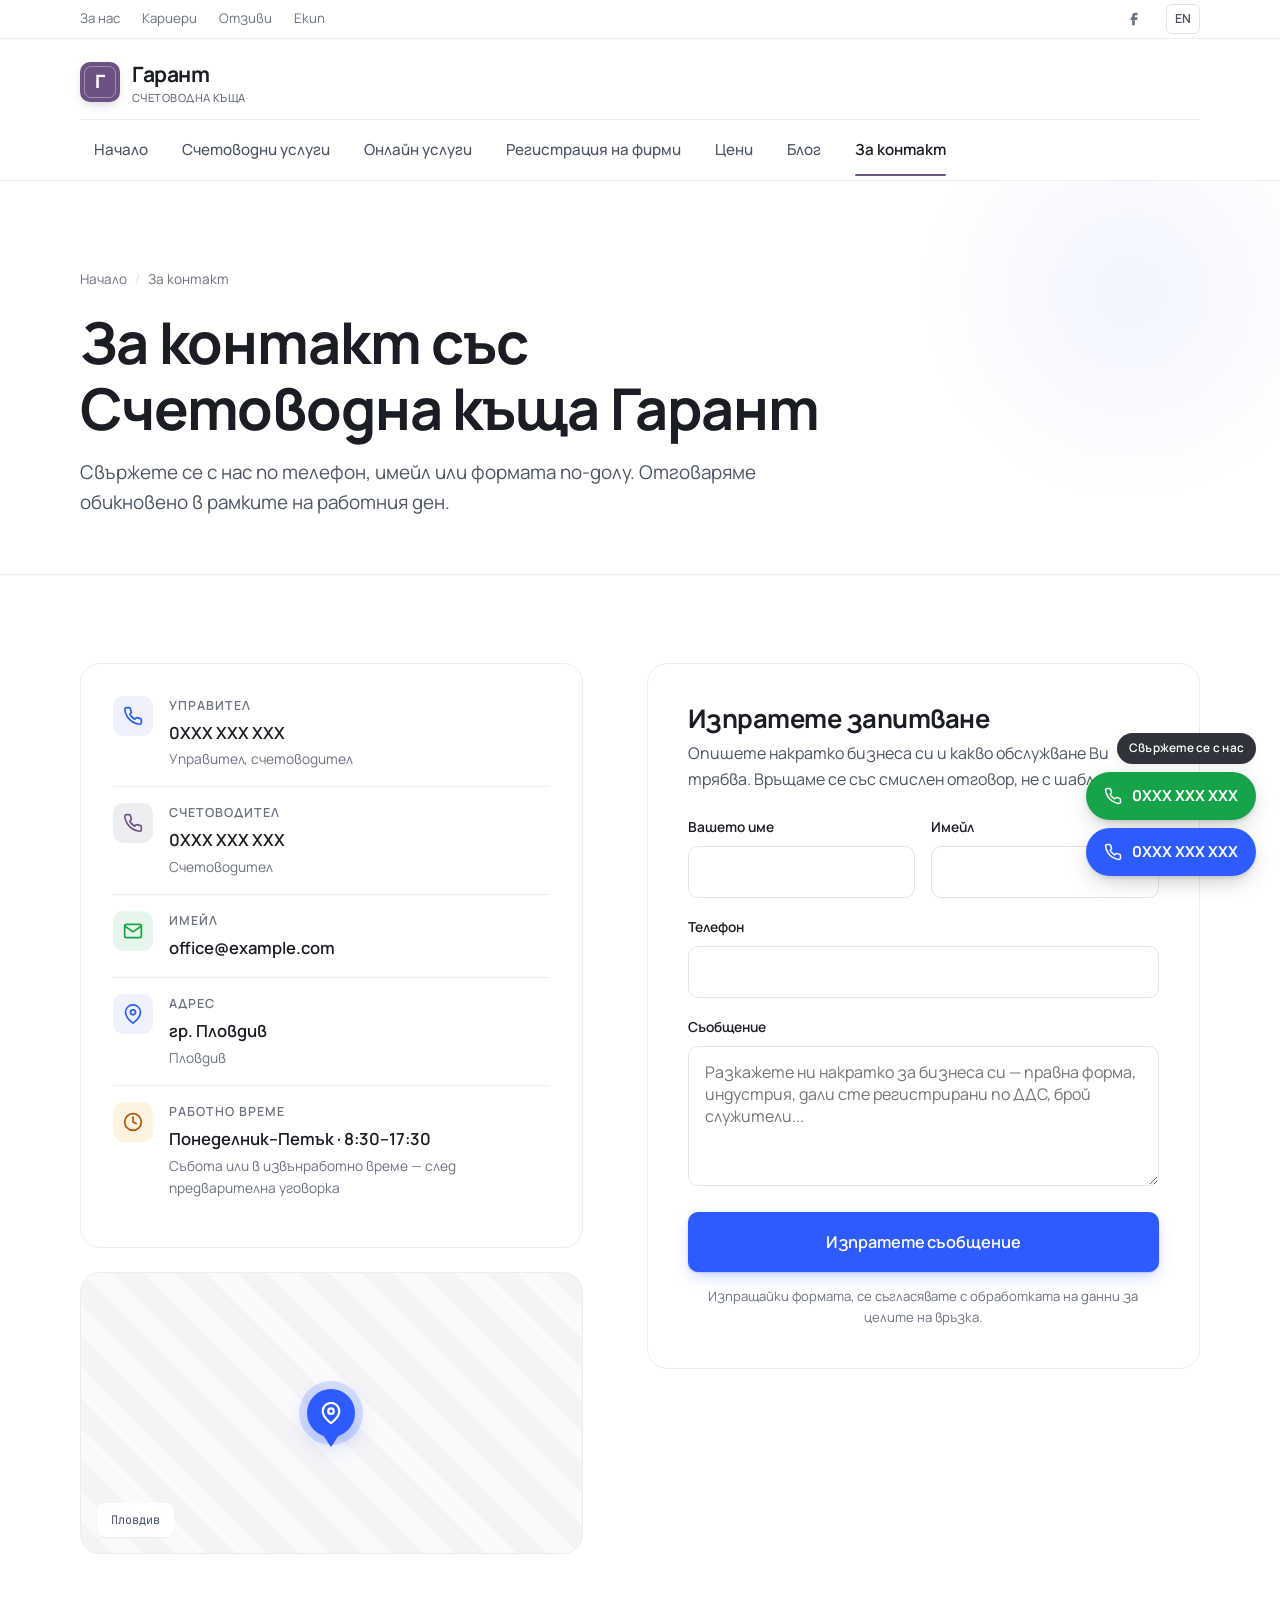
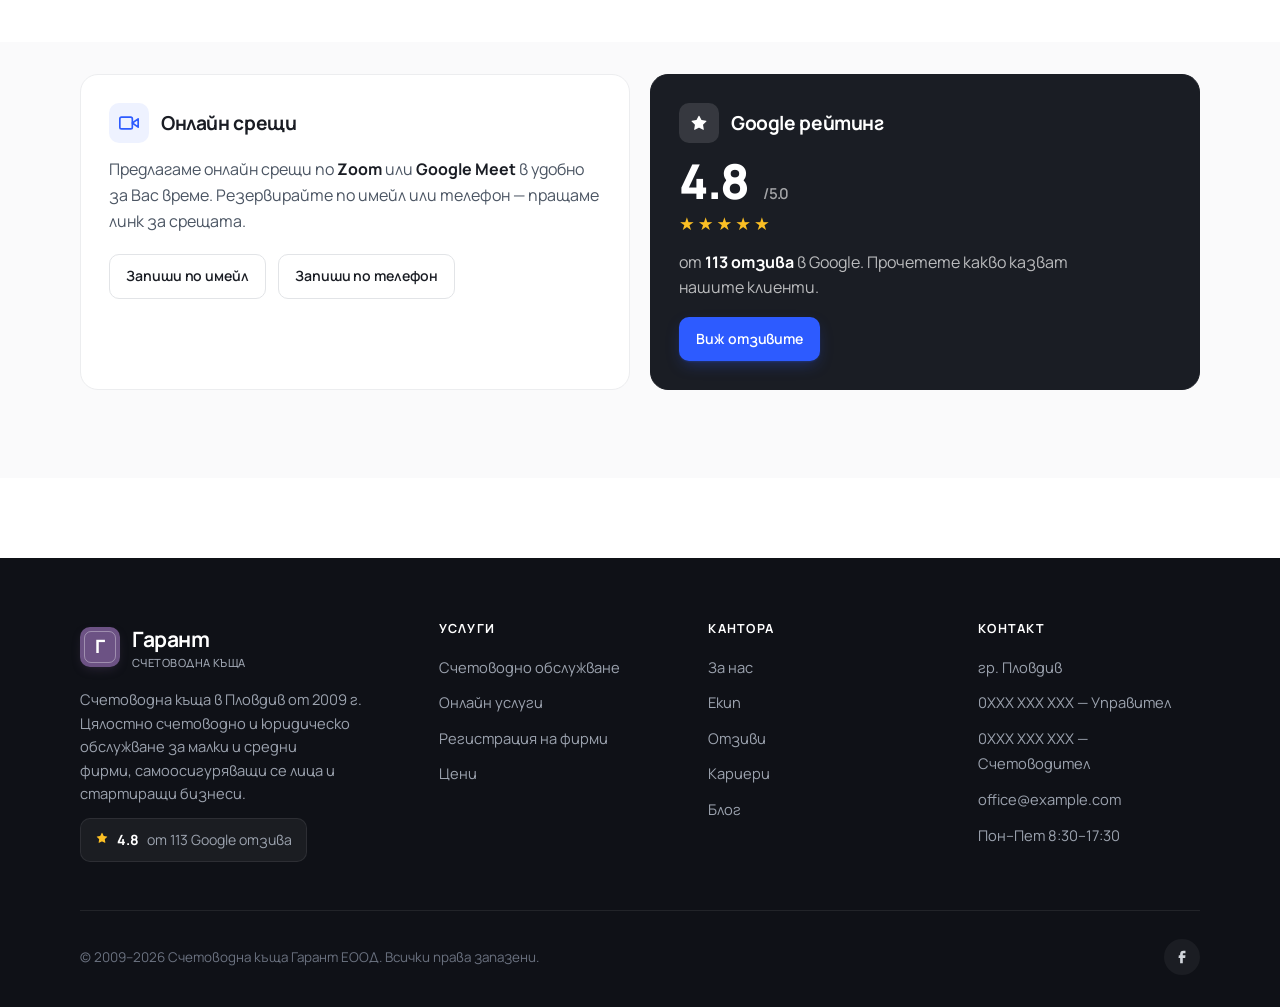
<file: contact.html>
<!DOCTYPE html>
<html lang="bg">
<head>
<meta charset="UTF-8" />
<meta name="viewport" content="width=device-width, initial-scale=1" />
<title>Контакти — Счетоводна къща Гарант, Пловдив</title>
<meta name="description" content="Контакти със Счетоводна къща Гарант — Пловдив" />
<link rel="preconnect" href="https://fonts.googleapis.com" />
<link rel="preconnect" href="https://fonts.gstatic.com" crossorigin />
<link href="https://fonts.googleapis.com/css2?family=Manrope:wght@400;500;600;700;800&family=JetBrains+Mono:wght@400;500&display=swap&subset=cyrillic,cyrillic-ext,latin" rel="stylesheet" />
<link rel="stylesheet" href="styles.css" />
<script type="application/ld+json">
{
  "@context": "https://schema.org",
  "@type": "LocalBusiness",
  "@id": "https://kantora-plovdiv.com/#org",
  "name": "Счетоводна къща Гарант ЕООД",
  "image": "https://kantora-plovdiv.com/og.jpg",
  "address": {
    "@type": "PostalAddress",
    "streetAddress": "Пловдив",
    "addressLocality": "Пловдив",
    "addressCountry": "BG"
  },
  "telephone": ["+359XXXXXXXXX", "+359XXXXXXXXX"],
  "email": "office@example.com",
  "url": "https://kantora-plovdiv.com/",
  "openingHoursSpecification": [{
    "@type": "OpeningHoursSpecification",
    "dayOfWeek": ["Monday","Tuesday","Wednesday","Thursday","Friday"],
    "opens": "08:30",
    "closes": "17:30"
  }],
  "foundingDate": "2009",
  "aggregateRating": {
    "@type": "AggregateRating",
    "ratingValue": "4.8",
    "reviewCount": "113"
  }
}
</script>
<style>
  /* Layout */
  .contact-grid {
    display: grid;
    grid-template-columns: minmax(0, 1fr) minmax(0, 1.1fr);
    gap: 64px;
    align-items: start;
  }
  @media (max-width: 960px) { .contact-grid { grid-template-columns: 1fr; gap: 40px; } }

  .info-card {
    background: #fff;
    border: 1px solid var(--border);
    border-radius: 20px;
    padding: 32px;
  }
  .info-card + .info-card { margin-top: 20px; }

  .info-row {
    display: flex; gap: 16px; align-items: flex-start;
    padding: 16px 0;
    border-bottom: 1px solid var(--border);
  }
  .info-row:last-child { border-bottom: none; }
  .info-row:first-child { padding-top: 0; }
  .info-row .ico {
    width: 40px; height: 40px;
    border-radius: 10px;
    background: var(--accent-soft);
    color: var(--accent);
    display: inline-flex; align-items: center; justify-content: center;
    flex: 0 0 auto;
  }
  .info-row.brand .ico { background: var(--brand-soft); color: var(--brand); }
  .info-row.green .ico { background: rgba(22,163,74,0.1); color: var(--green); }
  .info-row.warn .ico { background: rgba(245,158,11,0.12); color: #b45309; }
  .info-row .meta { flex: 1; min-width: 0; }
  .info-row .label { font-size: 0.78rem; text-transform: uppercase; letter-spacing: 0.08em; color: var(--text-3); font-weight: 600; margin-bottom: 4px; }
  .info-row .value { font-size: 1.04rem; font-weight: 600; color: var(--text); word-wrap: break-word; }
  .info-row .value a { color: var(--text); transition: color 0.15s; }
  .info-row .value a:hover { color: var(--accent); }
  .info-row .sub { font-size: 0.86rem; color: var(--text-3); margin-top: 2px; }

  /* Map placeholder */
  .map-placeholder {
    aspect-ratio: 16 / 9;
    background:
      repeating-linear-gradient(45deg, rgba(108,82,132,0.04) 0 22px, transparent 22px 44px),
      var(--bg-alt);
    border: 1px solid var(--border);
    border-radius: 20px;
    position: relative;
    overflow: hidden;
    margin-top: 24px;
    display: flex; align-items: center; justify-content: center;
  }
  .map-placeholder .pin {
    width: 48px; height: 48px;
    border-radius: 50%;
    background: var(--accent);
    color: #fff;
    display: flex; align-items: center; justify-content: center;
    box-shadow: 0 0 0 8px rgba(45,91,255,0.18), 0 8px 24px -4px rgba(45,91,255,0.4);
    position: relative;
  }
  .map-placeholder .pin::after {
    content: "";
    position: absolute;
    bottom: -10px; left: 50%;
    transform: translateX(-50%);
    width: 0; height: 0;
    border-left: 8px solid transparent;
    border-right: 8px solid transparent;
    border-top: 12px solid var(--accent);
  }
  .map-placeholder .alt {
    position: absolute;
    bottom: 16px; left: 16px;
    background: rgba(255,255,255,0.95);
    padding: 8px 14px;
    border-radius: 8px;
    font-family: "JetBrains Mono", monospace;
    font-size: 0.74rem;
    color: var(--text-2);
    box-shadow: var(--shadow-sm);
  }

  /* Form */
  .form-card {
    background: #fff;
    border: 1px solid var(--border);
    border-radius: 20px;
    padding: 40px;
  }
  .form-row { display: grid; grid-template-columns: 1fr 1fr; gap: 16px; }
  @media (max-width: 560px) { .form-row { grid-template-columns: 1fr; } }
  .form-card h2 { margin-bottom: 8px; font-size: 1.6rem; }
  .form-card p.intro { color: var(--text-2); margin-bottom: 24px; }
  .form-success {
    display: none;
    padding: 18px 20px;
    border-radius: 12px;
    background: rgba(22,163,74,0.08);
    border: 1px solid rgba(22,163,74,0.2);
    color: #15803d;
    margin-bottom: 16px;
    align-items: center;
    gap: 12px;
  }
  .form-success.show { display: flex; }
  .form-success svg { flex: 0 0 24px; }

  /* Online meeting + rating */
  .util-grid { display: grid; grid-template-columns: 1fr 1fr; gap: 20px; }
  @media (max-width: 700px) { .util-grid { grid-template-columns: 1fr; } }
  .util-card {
    background: #fff;
    border: 1px solid var(--border);
    border-radius: 18px;
    padding: 28px;
  }
  .util-card.dark {
    background: var(--text);
    color: #fff;
    border-color: var(--text);
  }
  .util-card .head { display: flex; align-items: center; gap: 12px; margin-bottom: 14px; }
  .util-card .head .ico {
    width: 40px; height: 40px;
    border-radius: 10px;
    background: var(--accent-soft);
    color: var(--accent);
    display: inline-flex; align-items: center; justify-content: center;
  }
  .util-card.dark .head .ico { background: rgba(255,255,255,0.12); color: #fff; }
  .util-card h3 { font-size: 1.2rem; color: inherit; }
  .util-card.dark h3 { color: #fff; }
  .util-card p { color: var(--text-2); }
  .util-card.dark p { color: rgba(255,255,255,0.7); }
  .util-card .rating-big {
    font-size: 3rem; font-weight: 800; letter-spacing: -0.03em;
    line-height: 1; margin: 12px 0 4px;
  }
  .util-card .rating-big small { font-size: 0.94rem; color: rgba(255,255,255,0.6); font-weight: 600; margin-left: 6px; }
  .util-card .stars-big { color: #fbbf24; font-size: 1.1rem; letter-spacing: 3px; margin-top: 4px; }
</style>
</head>
<body>

<div id="siteHeaderSlot"></div>

<main>
<section class="page-hero" data-screen-label="01 Contact hero">
  <div class="container">
    <div class="crumbs reveal">
      <a href="index.html">Начало</a>
      <span class="sep">/</span>
      <span>За контакт</span>
    </div>
    <h1 class="reveal" data-delay="100">За контакт със Счетоводна къща Гарант</h1>
    <p class="lead reveal" data-delay="200">Свържете се с нас по телефон, имейл или формата по-долу. Отговаряме обикновено в рамките на работния ден.</p>
  </div>
</section>

<section data-screen-label="02 Contact details">
  <div class="container">
    <div class="contact-grid">
      <!-- LEFT: Contact info + map -->
      <div class="reveal">
        <div class="info-card">
          <div class="info-row">
            <span class="ico">
              <svg xmlns="http://www.w3.org/2000/svg" width="20" height="20" viewBox="0 0 24 24" fill="none" stroke="currentColor" stroke-width="2" stroke-linecap="round" stroke-linejoin="round"><path d="M22 16.92v3a2 2 0 0 1-2.18 2 19.79 19.79 0 0 1-8.63-3.07 19.5 19.5 0 0 1-6-6 19.79 19.79 0 0 1-3.07-8.67A2 2 0 0 1 4.11 2h3a2 2 0 0 1 2 1.72c.13.96.36 1.9.7 2.81a2 2 0 0 1-.45 2.11L8.09 9.91a16 16 0 0 0 6 6l1.27-1.27a2 2 0 0 1 2.11-.45c.91.34 1.85.57 2.81.7A2 2 0 0 1 22 16.92z"/></svg>
            </span>
            <div class="meta">
              <div class="label">Управител</div>
              <div class="value"><a href="tel:+359XXXXXXXXX">0XXX XXX XXX</a></div>
              <div class="sub">Управител, счетоводител</div>
            </div>
          </div>
          <div class="info-row brand">
            <span class="ico">
              <svg xmlns="http://www.w3.org/2000/svg" width="20" height="20" viewBox="0 0 24 24" fill="none" stroke="currentColor" stroke-width="2" stroke-linecap="round" stroke-linejoin="round"><path d="M22 16.92v3a2 2 0 0 1-2.18 2 19.79 19.79 0 0 1-8.63-3.07 19.5 19.5 0 0 1-6-6 19.79 19.79 0 0 1-3.07-8.67A2 2 0 0 1 4.11 2h3a2 2 0 0 1 2 1.72c.13.96.36 1.9.7 2.81a2 2 0 0 1-.45 2.11L8.09 9.91a16 16 0 0 0 6 6l1.27-1.27a2 2 0 0 1 2.11-.45c.91.34 1.85.57 2.81.7A2 2 0 0 1 22 16.92z"/></svg>
            </span>
            <div class="meta">
              <div class="label">Счетоводител</div>
              <div class="value"><a href="tel:+359XXXXXXXXX">0XXX XXX XXX</a></div>
              <div class="sub">Счетоводител</div>
            </div>
          </div>
          <div class="info-row green">
            <span class="ico">
              <svg xmlns="http://www.w3.org/2000/svg" width="20" height="20" viewBox="0 0 24 24" fill="none" stroke="currentColor" stroke-width="2" stroke-linecap="round" stroke-linejoin="round"><path d="M4 4h16c1.1 0 2 .9 2 2v12c0 1.1-.9 2-2 2H4c-1.1 0-2-.9-2-2V6c0-1.1.9-2 2-2z"/><polyline points="22,6 12,13 2,6"/></svg>
            </span>
            <div class="meta">
              <div class="label">Имейл</div>
              <div class="value"><a href="mailto:office@example.com">office@example.com</a></div>
            </div>
          </div>
          <div class="info-row">
            <span class="ico">
              <svg xmlns="http://www.w3.org/2000/svg" width="20" height="20" viewBox="0 0 24 24" fill="none" stroke="currentColor" stroke-width="2" stroke-linecap="round" stroke-linejoin="round"><path d="M21 10c0 7-9 13-9 13s-9-6-9-13a9 9 0 0 1 18 0z"/><circle cx="12" cy="10" r="3"/></svg>
            </span>
            <div class="meta">
              <div class="label">Адрес</div>
              <div class="value">гр. Пловдив</div>
              <div class="sub">Пловдив</div>
            </div>
          </div>
          <div class="info-row warn">
            <span class="ico">
              <svg xmlns="http://www.w3.org/2000/svg" width="20" height="20" viewBox="0 0 24 24" fill="none" stroke="currentColor" stroke-width="2" stroke-linecap="round" stroke-linejoin="round"><circle cx="12" cy="12" r="10"/><polyline points="12 6 12 12 16 14"/></svg>
            </span>
            <div class="meta">
              <div class="label">Работно време</div>
              <div class="value">Понеделник–Петък · 8:30–17:30</div>
              <div class="sub">Събота или в извънработно време — след предварителна уговорка</div>
            </div>
          </div>
        </div>

        <!-- Map placeholder. TODO: replace with Google Maps embed iframe. -->
        <div class="map-placeholder" role="img" aria-label="Карта с местоположението на Счетоводна къща Гарант, Пловдив">
          <span class="pin" aria-hidden="true">
            <svg xmlns="http://www.w3.org/2000/svg" width="22" height="22" viewBox="0 0 24 24" fill="none" stroke="currentColor" stroke-width="2.4" stroke-linecap="round" stroke-linejoin="round"><path d="M21 10c0 7-9 13-9 13s-9-6-9-13a9 9 0 0 1 18 0z"/><circle cx="12" cy="10" r="3"/></svg>
          </span>
          <span class="alt">Пловдив</span>
        </div>
      </div>

      <!-- RIGHT: Form -->
      <div class="reveal" data-delay="100">
        <div class="form-card">
          <h2>Изпратете запитване</h2>
          <p class="intro">Опишете накратко бизнеса си и какво обслужване Ви трябва. Връщаме се със смислен отговор, не с шаблон.</p>

          <div class="form-success" id="formSuccess" role="status">
            <svg xmlns="http://www.w3.org/2000/svg" width="24" height="24" viewBox="0 0 24 24" fill="none" stroke="currentColor" stroke-width="2.4" stroke-linecap="round" stroke-linejoin="round"><polyline points="20 6 9 17 4 12"/></svg>
            <div>
              <strong>Благодарим Ви!</strong><br/>
              <span style="font-size:0.92rem;">Получихме съобщението Ви и ще се свържем в рамките на работния ден.</span>
            </div>
          </div>

          <!-- TODO: replace action with real form handler endpoint -->
          <form id="contactForm" novalidate>
            <div class="form-row">
              <div class="form-field">
                <label for="name">Вашето име</label>
                <input type="text" id="name" name="name" required autocomplete="name" />
                <div class="error">Моля, въведете името си.</div>
              </div>
              <div class="form-field">
                <label for="email">Имейл</label>
                <input type="email" id="email" name="email" required autocomplete="email" />
                <div class="error">Моля, въведете валиден имейл адрес.</div>
              </div>
            </div>
            <div class="form-field">
              <label for="phone">Телефон</label>
              <input type="tel" id="phone" name="phone" autocomplete="tel" />
            </div>
            <div class="form-field">
              <label for="message">Съобщение</label>
              <textarea id="message" name="message" required placeholder="Разкажете ни накратко за бизнеса си — правна форма, индустрия, дали сте регистрирани по ДДС, брой служители..."></textarea>
              <div class="error">Моля, въведете съобщение.</div>
            </div>
            <button type="submit" class="btn btn-primary btn-lg" style="width: 100%;">
              Изпратете съобщение
            </button>
            <p style="font-size: 0.82rem; color: var(--text-3); margin-top: 14px; text-align: center;">Изпращайки формата, се съгласявате с обработката на данни за целите на връзка.</p>
          </form>
        </div>
      </div>
    </div>
  </div>
</section>

<!-- ========== ONLINE + RATING ========== -->
<section class="section-alt" data-screen-label="03 Online + rating" style="padding-top: 32px;">
  <div class="container">
    <div class="util-grid">
      <div class="util-card reveal">
        <div class="head">
          <span class="ico">
            <svg xmlns="http://www.w3.org/2000/svg" width="20" height="20" viewBox="0 0 24 24" fill="none" stroke="currentColor" stroke-width="2" stroke-linecap="round" stroke-linejoin="round"><polygon points="23 7 16 12 23 17 23 7"/><rect x="1" y="5" width="15" height="14" rx="2"/></svg>
          </span>
          <h3>Онлайн срещи</h3>
        </div>
        <p>Предлагаме онлайн срещи по <strong style="color: var(--text);">Zoom</strong> или <strong style="color: var(--text);">Google Meet</strong> в удобно за Вас време. Резервирайте по имейл или телефон — пращаме линк за срещата.</p>
        <div style="display:flex; gap: 12px; flex-wrap: wrap; margin-top: 20px;">
          <a href="mailto:office@example.com" class="btn btn-ghost btn-sm">Запиши по имейл</a>
          <a href="tel:+359XXXXXXXXX" class="btn btn-ghost btn-sm">Запиши по телефон</a>
        </div>
      </div>

      <div class="util-card dark reveal" data-delay="100">
        <div class="head">
          <span class="ico">
            <svg xmlns="http://www.w3.org/2000/svg" width="20" height="20" viewBox="0 0 24 24" fill="currentColor"><path d="M11.48 3.5a.6.6 0 0 1 1.04 0l2.31 4.68a.6.6 0 0 0 .46.33l5.16.75a.6.6 0 0 1 .33 1.02l-3.74 3.64a.6.6 0 0 0-.17.53l.88 5.14a.6.6 0 0 1-.87.63l-4.62-2.43a.6.6 0 0 0-.56 0L7.08 20.2a.6.6 0 0 1-.87-.63l.88-5.14a.6.6 0 0 0-.17-.53L3.18 10.28a.6.6 0 0 1 .33-1.02l5.16-.75a.6.6 0 0 0 .46-.33z"/></svg>
          </span>
          <h3>Google рейтинг</h3>
        </div>
        <div class="rating-big">4.8 <small>/ 5.0</small></div>
        <div class="stars-big">★★★★★</div>
        <p style="margin-top: 12px;">от <strong style="color:#fff;">113 отзива</strong> в Google. Прочетете какво казват нашите клиенти.</p>
        <a href="testimonials.html" class="btn btn-primary btn-sm" style="margin-top: 16px;">Виж отзивите</a>
      </div>
    </div>
  </div>
</section>
</main>

<div id="siteFooterSlot"></div>
<div id="floatingContactSlot"></div>

<script src="site.js"></script>
<script>
  bootSite("contact");

  // ---- Form handling (placeholder — no actual POST) ----
  const form = document.getElementById("contactForm");
  const success = document.getElementById("formSuccess");
  form.addEventListener("submit", async (e) => {
    e.preventDefault();
    let ok = true;
    // Reset errors
    form.querySelectorAll(".form-field").forEach(f => f.classList.remove("has-error"));
    const name = form.querySelector("#name");
    const email = form.querySelector("#email");
    const message = form.querySelector("#message");
    if (!name.value.trim()) { name.closest(".form-field").classList.add("has-error"); ok = false; }
    if (!email.value.trim() || !/^\S+@\S+\.\S+$/.test(email.value)) { email.closest(".form-field").classList.add("has-error"); ok = false; }
    if (!message.value.trim()) { message.closest(".form-field").classList.add("has-error"); ok = false; }
    if (!ok) return;

    // TODO: replace with real endpoint
    // const res = await fetch("/api/contact", { method: "POST", body: new FormData(form) });
    await new Promise(r => setTimeout(r, 500));
    success.classList.add("show");
    form.reset();
    // gently scroll the success state into view without using scrollIntoView
    const r = success.getBoundingClientRect();
    if (r.top < 80 || r.bottom > window.innerHeight) {
      window.scrollTo({ top: window.scrollY + r.top - 120, behavior: "smooth" });
    }
  });
</script>
</body>
</html>
</file>
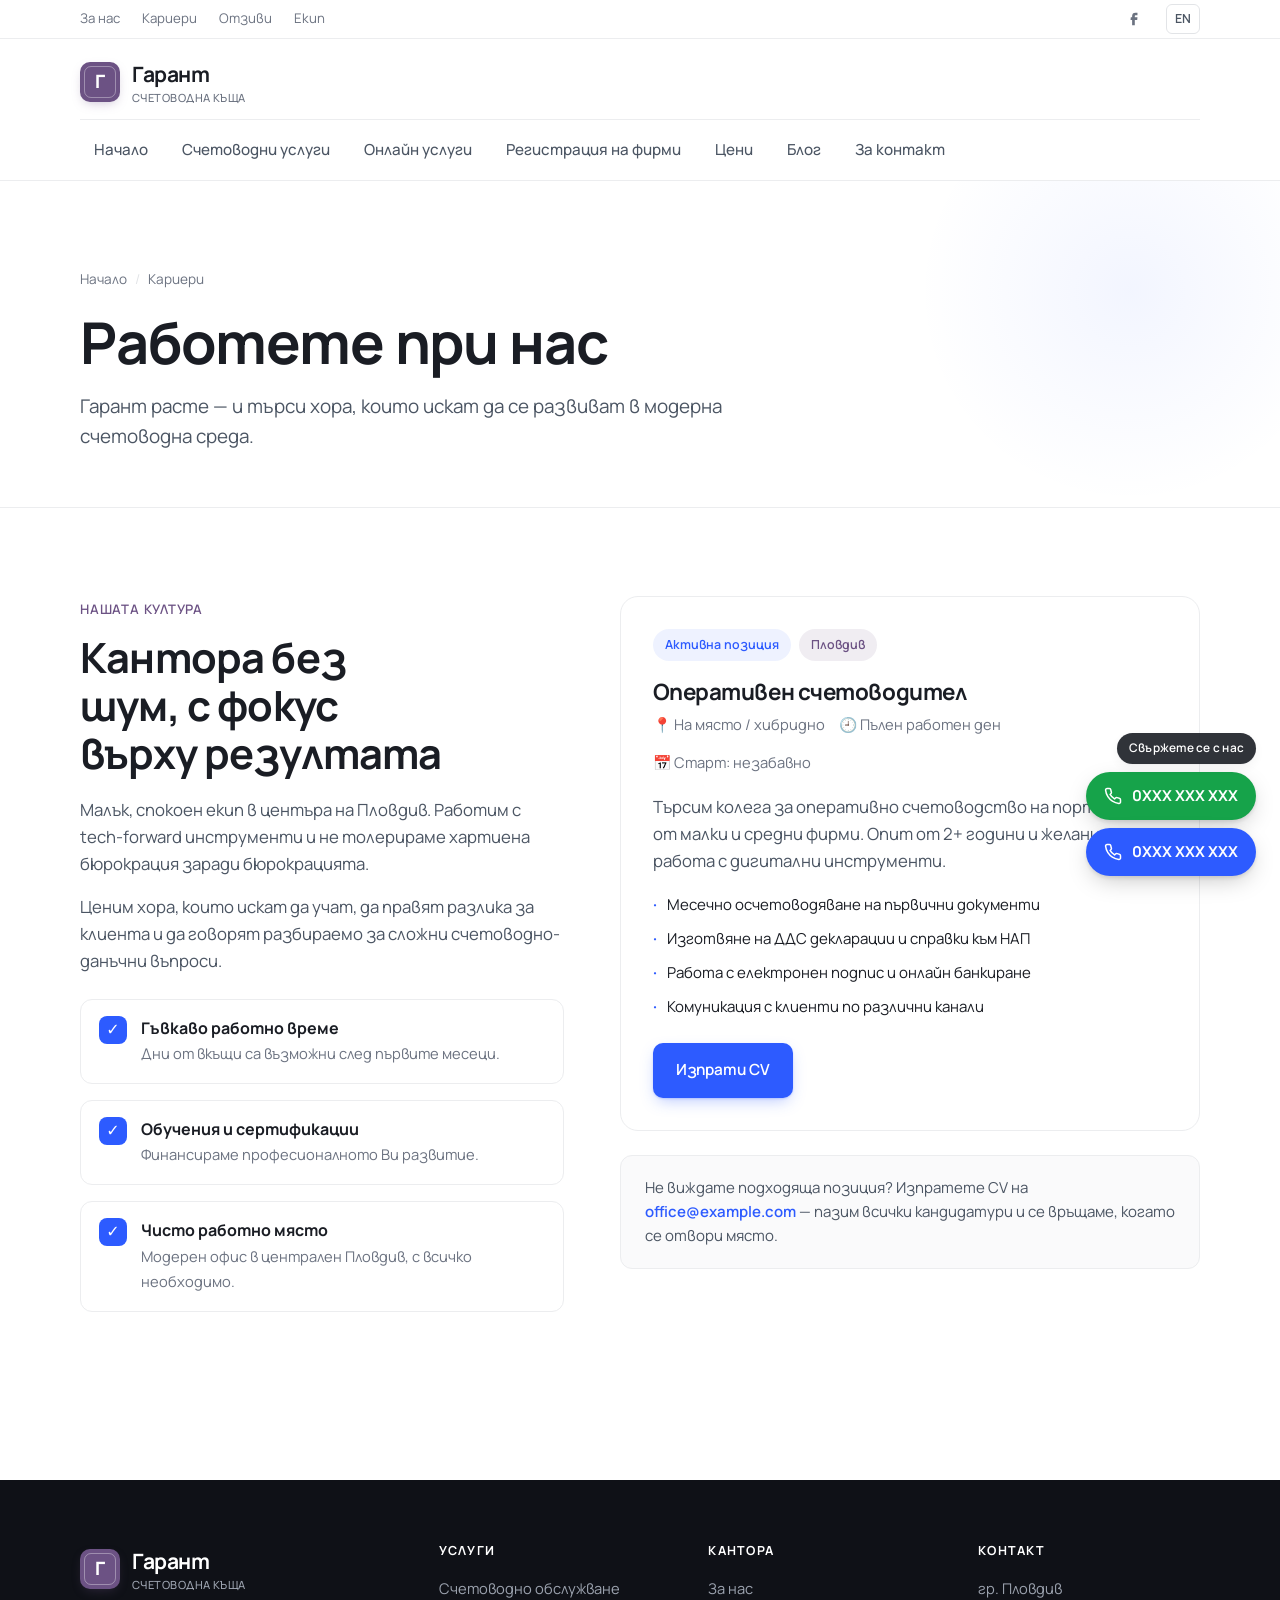
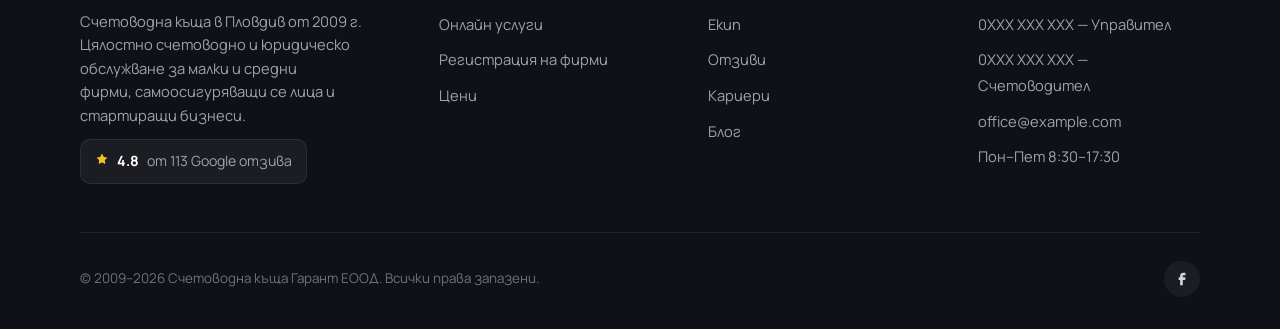
<file: karieri.html>
<!DOCTYPE html>
<html lang="bg">
<head>
<meta charset="UTF-8" />
<meta name="viewport" content="width=device-width, initial-scale=1" />
<title>Кариери — Работете при нас | Счетоводна къща Гарант</title>
<meta name="description" content="Кариерни възможности в Счетоводна къща Гарант, Пловдив. Изпратете CV на office@example.com." />
<link rel="preconnect" href="https://fonts.googleapis.com" />
<link rel="preconnect" href="https://fonts.gstatic.com" crossorigin />
<link href="https://fonts.googleapis.com/css2?family=Manrope:wght@400;500;600;700;800&family=JetBrains+Mono:wght@400;500&display=swap&subset=cyrillic,cyrillic-ext,latin" rel="stylesheet" />
<link rel="stylesheet" href="styles.css" />
<style>
  .careers-grid { display: grid; grid-template-columns: minmax(0, 1fr) minmax(0, 1.2fr); gap: 56px; align-items: start; }
  @media (max-width: 900px) { .careers-grid { grid-template-columns: 1fr; gap: 32px; } }
  .careers-grid p { font-size: 1.05rem; color: var(--text-2); margin-bottom: 16px; }
  .culture-points {
    list-style: none;
    display: flex; flex-direction: column; gap: 16px;
    margin-top: 24px;
  }
  .culture-points li {
    display: flex; gap: 14px; align-items: flex-start;
    padding: 16px 18px;
    background: #fff;
    border: 1px solid var(--border);
    border-radius: 12px;
  }
  .culture-points li::before {
    content: "✓";
    flex: 0 0 28px;
    width: 28px; height: 28px;
    border-radius: 8px;
    background: var(--accent);
    color: #fff;
    font-weight: 800;
    display: inline-flex; align-items: center; justify-content: center;
  }
  .culture-points strong { color: var(--text); }

  .job-card {
    background: #fff;
    border: 1px solid var(--border);
    border-radius: 18px;
    padding: 32px;
    position: relative;
  }
  .job-card .tag-row { display: flex; gap: 8px; flex-wrap: wrap; margin-bottom: 18px; }
  .job-card h3 { font-size: 1.4rem; margin-bottom: 8px; }
  .job-card .meta {
    display: flex; flex-wrap: wrap; gap: 14px;
    color: var(--text-3); font-size: 0.92rem;
    margin-bottom: 20px;
  }
  .job-card .meta span { display: inline-flex; align-items: center; gap: 6px; }
  .job-card ul { list-style: none; display: flex; flex-direction: column; gap: 10px; margin-bottom: 24px; }
  .job-card ul li { display: flex; gap: 10px; font-size: 0.94rem; }
  .job-card ul li::before { content: "·"; color: var(--accent); font-weight: 700; flex: 0 0 auto; }
</style>
</head>
<body>
<div id="siteHeaderSlot"></div>

<main>
<section class="page-hero" data-screen-label="01 Careers hero">
  <div class="container">
    <div class="crumbs reveal"><a href="index.html">Начало</a><span class="sep">/</span><span>Кариери</span></div>
    <h1 class="reveal" data-delay="100">Работете при нас</h1>
    <p class="lead reveal" data-delay="200">Гарант расте — и търси хора, които искат да се развиват в модерна счетоводна среда.</p>
  </div>
</section>

<section data-screen-label="02 Culture">
  <div class="container">
    <div class="careers-grid">
      <div class="reveal">
        <span class="eyebrow brand">Нашата култура</span>
        <h2 class="mt-12">Кантора без шум, с фокус върху резултата</h2>
        <p class="mt-20">Малък, спокоен екип в центъра на Пловдив. Работим с tech-forward инструменти и не толерираме хартиена бюрокрация заради бюрокрацията.</p>
        <p>Ценим хора, които искат да учат, да правят разлика за клиента и да говорят разбираемо за сложни счетоводно-данъчни въпроси.</p>
        <ul class="culture-points">
          <li><div><strong>Гъвкаво работно време</strong><br/><span style="color:var(--text-3); font-size: 0.92rem;">Дни от вкъщи са възможни след първите месеци.</span></div></li>
          <li><div><strong>Обучения и сертификации</strong><br/><span style="color:var(--text-3); font-size: 0.92rem;">Финансираме професионалното Ви развитие.</span></div></li>
          <li><div><strong>Чисто работно място</strong><br/><span style="color:var(--text-3); font-size: 0.92rem;">Модерен офис в централен Пловдив, с всичко необходимо.</span></div></li>
        </ul>
      </div>

      <div class="reveal" data-delay="100">
        <div class="job-card">
          <div class="tag-row">
            <span class="tag">Активна позиция</span>
            <span class="tag brand">Пловдив</span>
          </div>
          <h3>Оперативен счетоводител</h3>
          <div class="meta">
            <span>📍 На място / хибридно</span>
            <span>🕘 Пълен работен ден</span>
            <span>📅 Старт: незабавно</span>
          </div>
          <p style="color: var(--text-2); margin-bottom: 18px;">Търсим колега за оперативно счетоводство на портфолио от малки и средни фирми. Опит от 2+ години и желание за работа с дигитални инструменти.</p>
          <ul>
            <li>Месечно осчетоводяване на първични документи</li>
            <li>Изготвяне на ДДС декларации и справки към НАП</li>
            <li>Работа с електронен подпис и онлайн банкиране</li>
            <li>Комуникация с клиенти по различни канали</li>
          </ul>
          <a href="mailto:office@example.com?subject=CV%20за%20позиция%20Оперативен%20счетоводител" class="btn btn-primary">Изпрати CV</a>
        </div>

        <div style="margin-top: 24px; padding: 20px 24px; background: var(--bg-alt); border-radius: 12px; border: 1px solid var(--border); font-size: 0.94rem; color: var(--text-2);">
          Не виждате подходяща позиция? Изпратете CV на <a href="mailto:office@example.com" style="color: var(--accent); font-weight: 600;">office@example.com</a> — пазим всички кандидатури и се връщаме, когато се отвори място.
        </div>
      </div>
    </div>
  </div>
</section>
</main>

<div id="siteFooterSlot"></div>
<div id="floatingContactSlot"></div>

<script src="site.js"></script>
<script>bootSite("careers");</script>
</body>
</html>
</file>
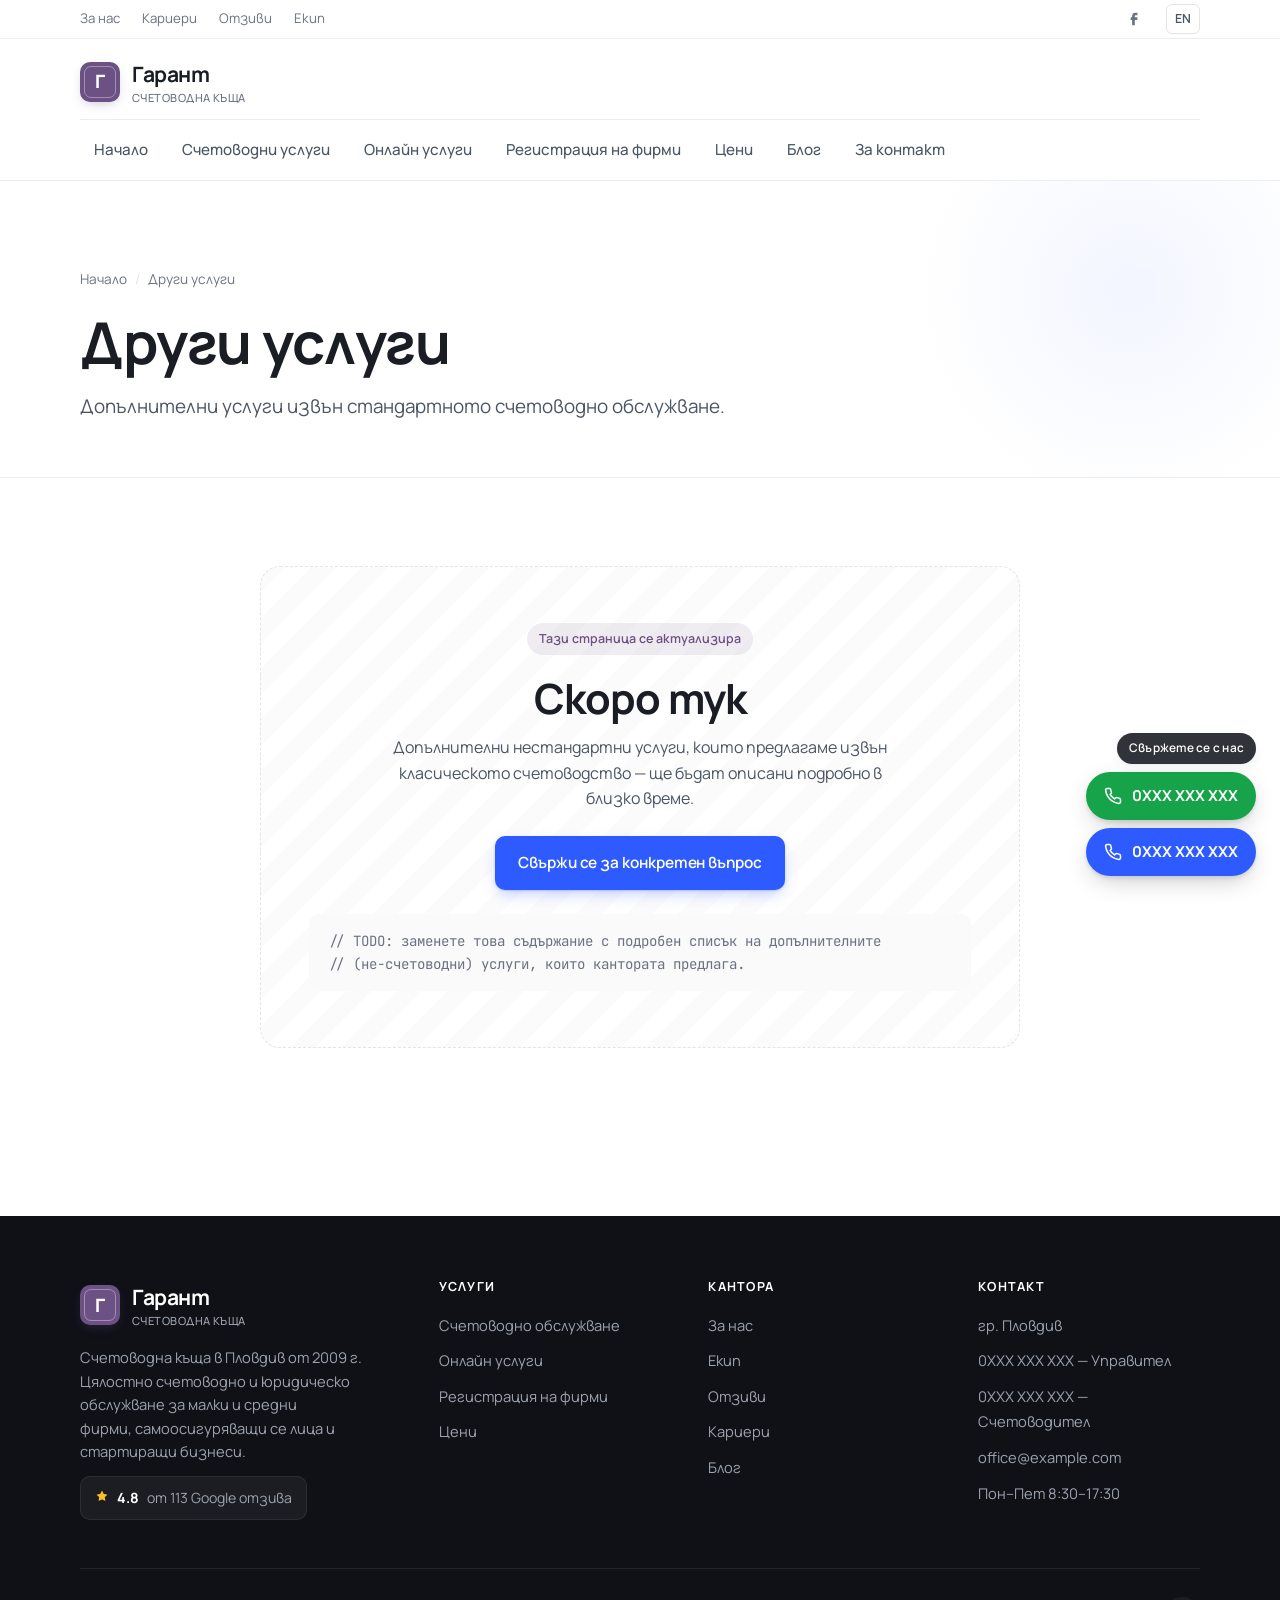
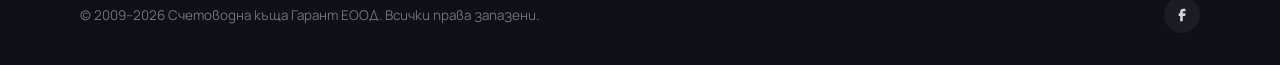
<file: more.html>
<!DOCTYPE html>
<html lang="bg">
<head>
<meta charset="UTF-8" />
<meta name="viewport" content="width=device-width, initial-scale=1" />
<title>Други услуги — Счетоводна къща Гарант, Пловдив</title>
<meta name="description" content="Допълнителни услуги от Счетоводна къща Гарант — извън стандартното счетоводно обслужване." />
<link rel="preconnect" href="https://fonts.googleapis.com" />
<link rel="preconnect" href="https://fonts.gstatic.com" crossorigin />
<link href="https://fonts.googleapis.com/css2?family=Manrope:wght@400;500;600;700;800&family=JetBrains+Mono:wght@400;500&display=swap&subset=cyrillic,cyrillic-ext,latin" rel="stylesheet" />
<link rel="stylesheet" href="styles.css" />
<style>
  .placeholder-block {
    border: 1px dashed var(--border-2);
    border-radius: 20px;
    padding: 56px clamp(24px, 4vw, 48px);
    background:
      repeating-linear-gradient(135deg, rgba(108,82,132,0.025) 0 18px, transparent 18px 36px),
      #fff;
    text-align: center;
    max-width: 760px;
    margin: 0 auto;
  }
  .placeholder-block h2 { margin-bottom: 12px; }
  .placeholder-block p { color: var(--text-2); margin-bottom: 24px; max-width: 50ch; margin-left: auto; margin-right: auto; }
  .placeholder-block .note {
    margin-top: 24px;
    padding: 16px 20px;
    background: var(--bg-alt);
    border-radius: 10px;
    font-size: 0.88rem;
    color: var(--text-3);
    font-family: "JetBrains Mono", monospace;
    text-align: left;
  }
</style>
</head>
<body>
<div id="siteHeaderSlot"></div>

<main>
<section class="page-hero" data-screen-label="01 More hero">
  <div class="container">
    <div class="crumbs reveal"><a href="index.html">Начало</a><span class="sep">/</span><span>Други услуги</span></div>
    <h1 class="reveal" data-delay="100">Други услуги</h1>
    <p class="lead reveal" data-delay="200">Допълнителни услуги извън стандартното счетоводно обслужване.</p>
  </div>
</section>

<section data-screen-label="02 Placeholder">
  <div class="container">
    <div class="placeholder-block reveal">
      <span class="tag brand">Тази страница се актуализира</span>
      <h2 class="mt-20">Скоро тук</h2>
      <p>Допълнителни нестандартни услуги, които предлагаме извън класическото счетоводство — ще бъдат описани подробно в близко време.</p>
      <a href="contact.html" class="btn btn-primary">Свържи се за конкретен въпрос</a>
      <div class="note">
        // TODO: заменете това съдържание с подробен списък на допълнителните<br/>
        // (не-счетоводни) услуги, които кантората предлага.
      </div>
    </div>
  </div>
</section>
</main>

<div id="siteFooterSlot"></div>
<div id="floatingContactSlot"></div>

<script src="site.js"></script>
<script>bootSite("more");</script>
</body>
</html>
</file>
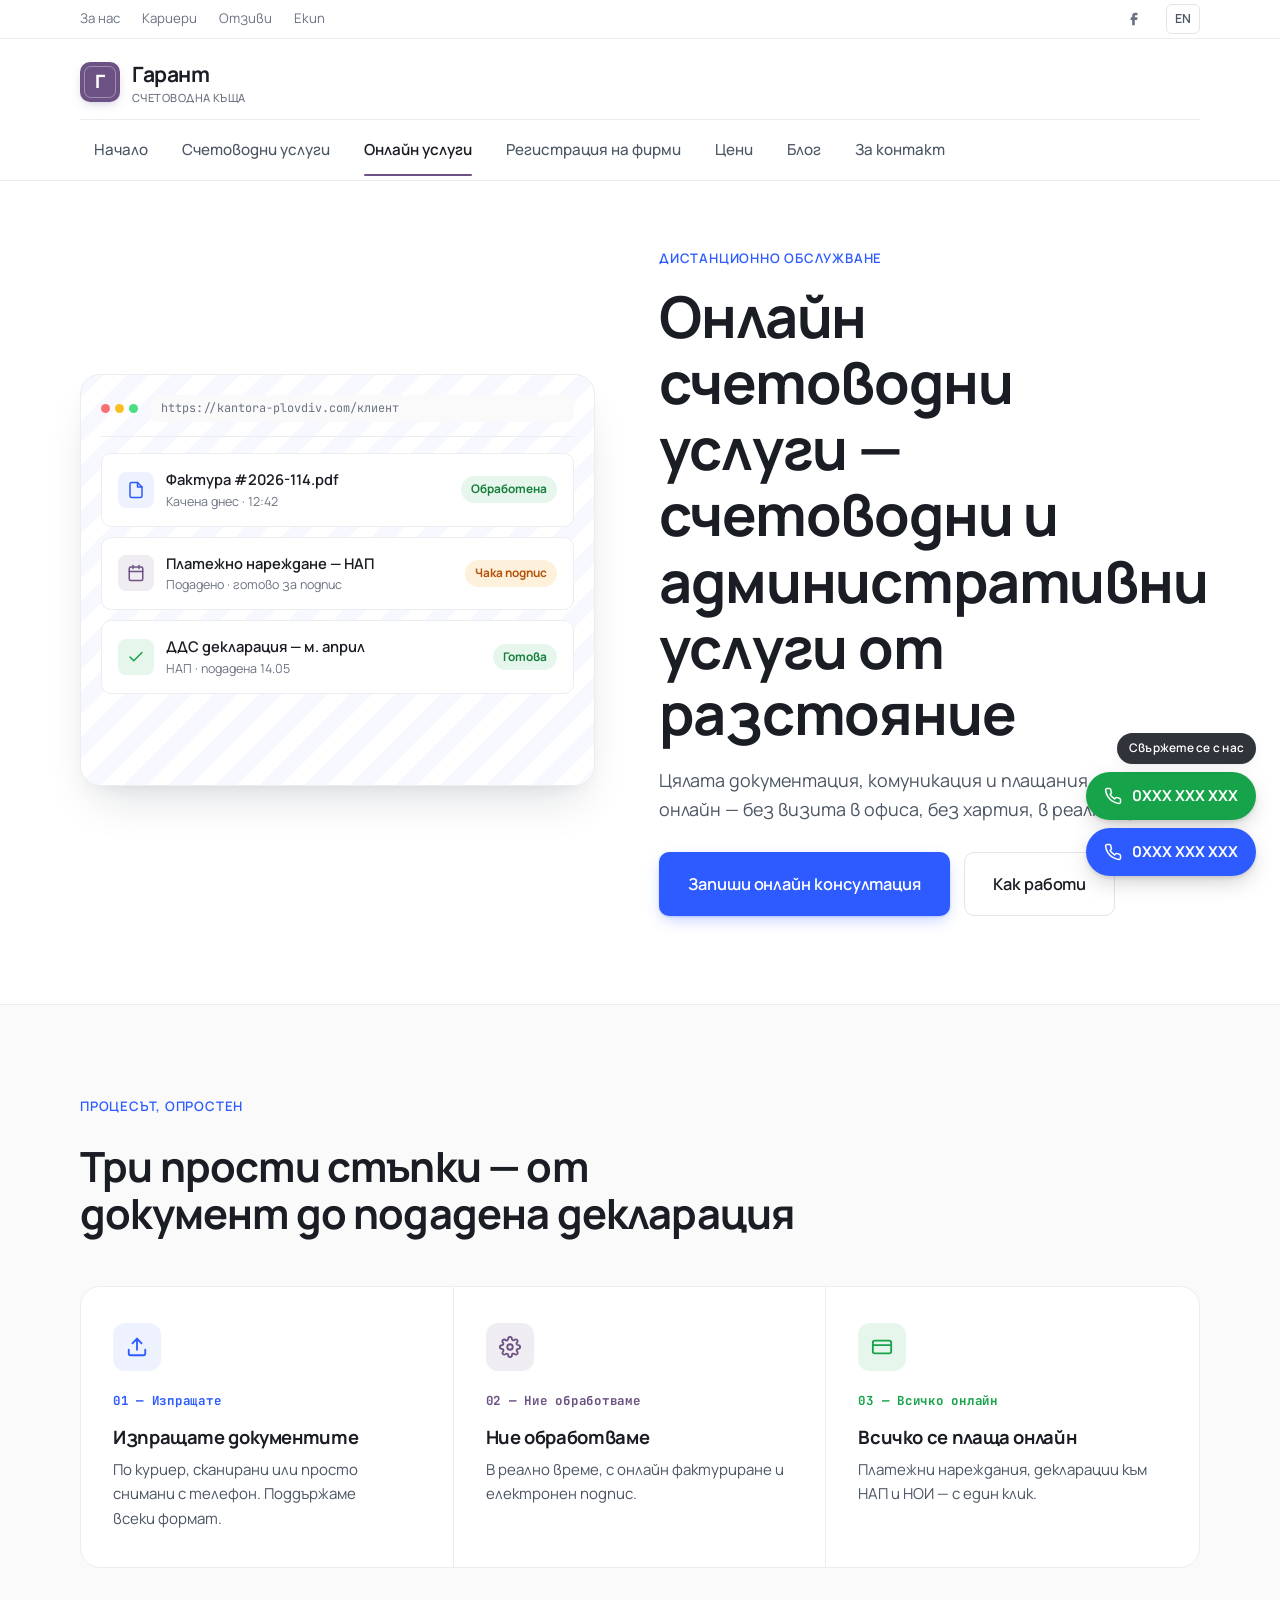
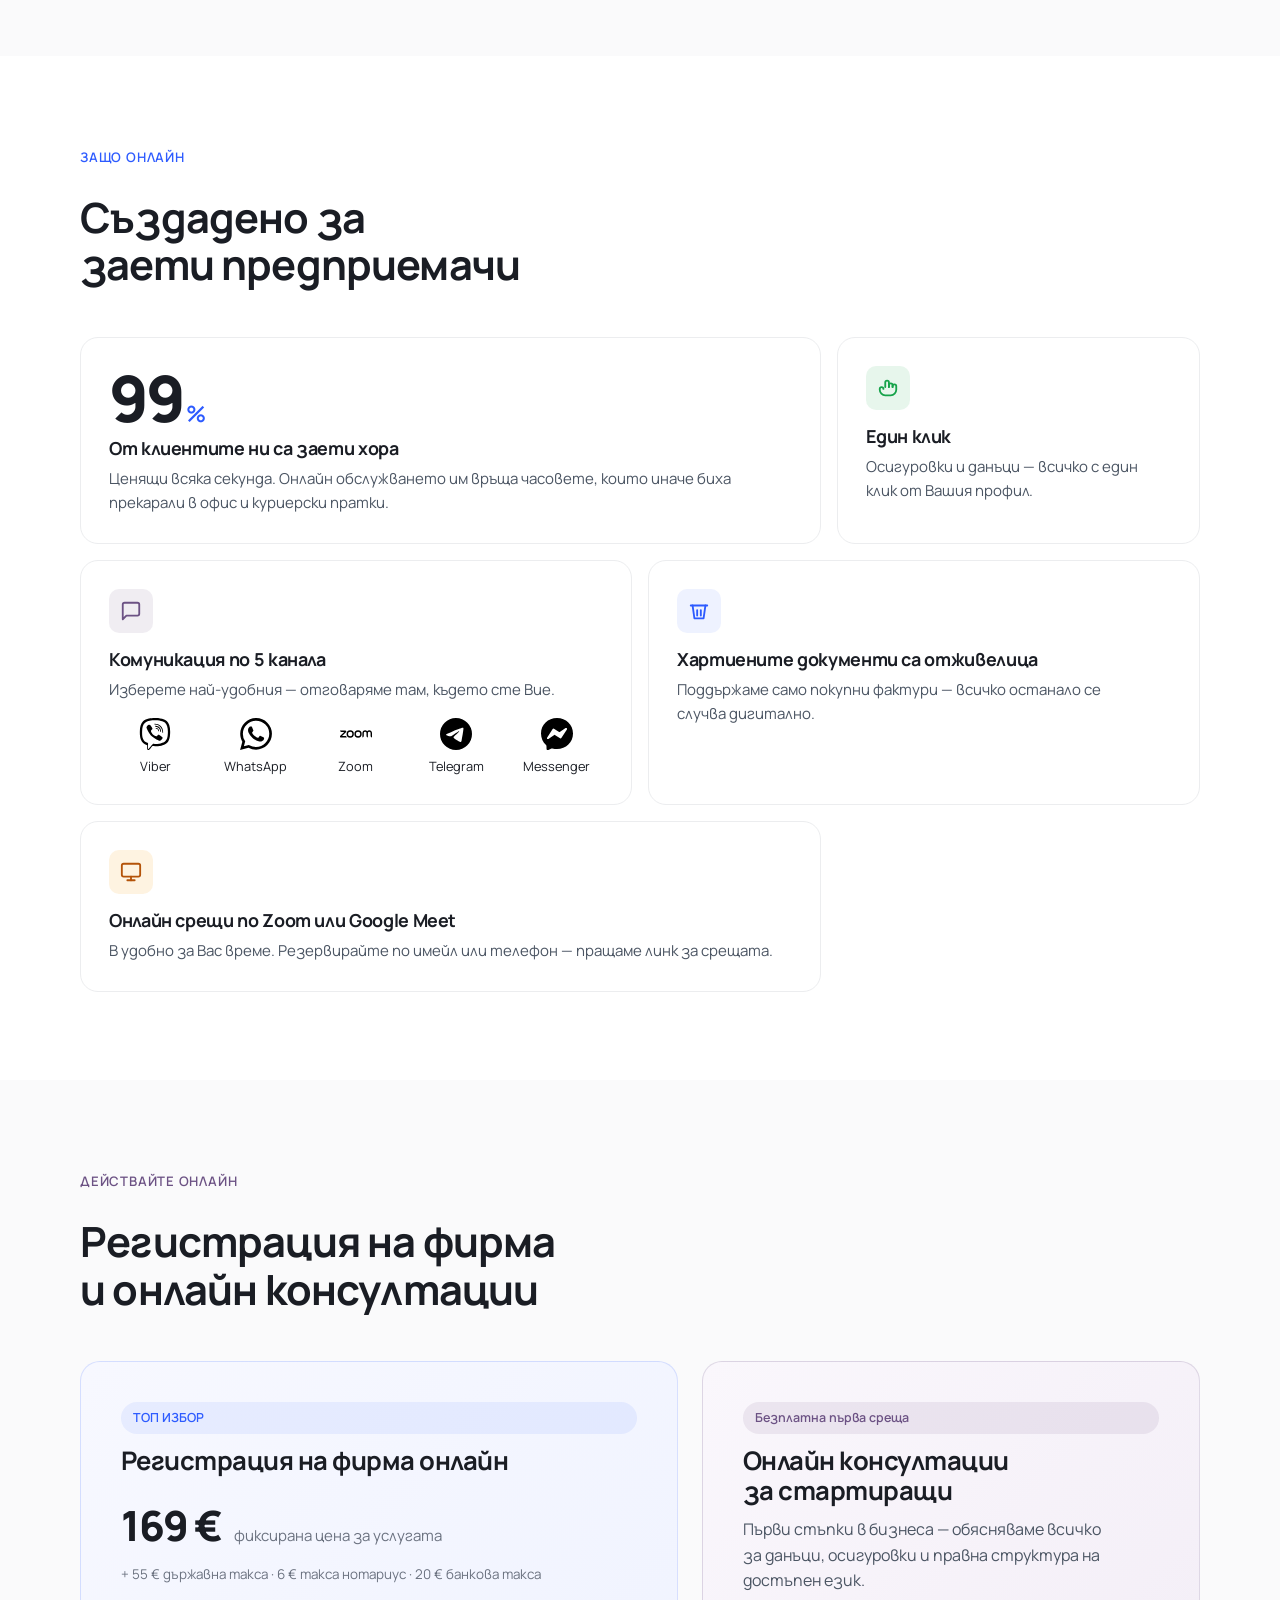
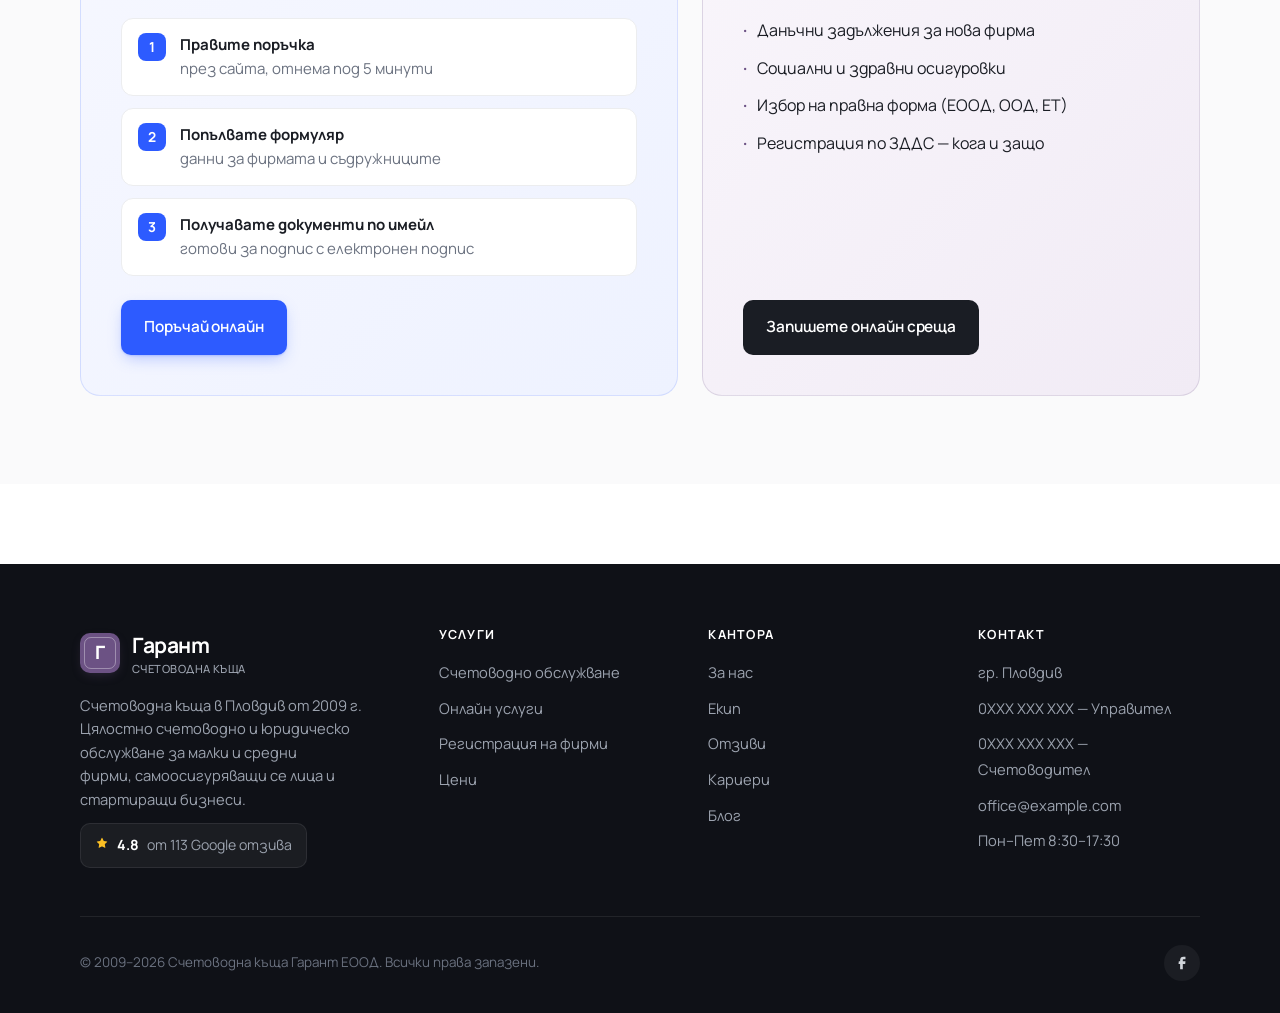
<file: online-services.html>
<!DOCTYPE html>
<html lang="bg">
<head>
<meta charset="UTF-8" />
<meta name="viewport" content="width=device-width, initial-scale=1" />
<title>Онлайн счетоводни услуги — Счетоводна къща Гарант</title>
<meta name="description" content="Счетоводство и административни услуги от разстояние — електронно фактуриране, онлайн банкиране, Viber/WhatsApp/Zoom/Telegram/Messenger. Регистрация на фирма онлайн от 169 €" />
<link rel="preconnect" href="https://fonts.googleapis.com" />
<link rel="preconnect" href="https://fonts.gstatic.com" crossorigin />
<link href="https://fonts.googleapis.com/css2?family=Manrope:wght@400;500;600;700;800&family=JetBrains+Mono:wght@400;500&display=swap&subset=cyrillic,cyrillic-ext,latin" rel="stylesheet" />
<link rel="stylesheet" href="styles.css" />
<style>
  /* ---- Online hero (image-left, copy-right) ---- */
  .online-hero {
    padding: 64px 0 88px;
    border-bottom: 1px solid var(--border);
  }
  .online-hero-grid {
    display: grid;
    grid-template-columns: minmax(0, 1fr) minmax(0, 1.05fr);
    gap: 64px;
    align-items: center;
  }
  @media (max-width: 960px) { .online-hero-grid { grid-template-columns: 1fr; gap: 40px; } }
  .online-hero h1 { margin-bottom: 20px; }
  .online-hero .lead { margin-bottom: 28px; }
  .laptop-mock {
    aspect-ratio: 5 / 4;
    background:
      repeating-linear-gradient(135deg, rgba(45,91,255,0.04) 0 16px, transparent 16px 32px),
      #fff;
    border: 1px solid var(--border);
    border-radius: 20px;
    padding: 20px;
    position: relative;
    box-shadow: var(--shadow-lg);
    display: flex; flex-direction: column;
  }
  .laptop-mock .browser-bar {
    display: flex; gap: 5px; align-items: center;
    padding-bottom: 14px;
    border-bottom: 1px solid var(--border);
    margin-bottom: 16px;
  }
  .laptop-mock .browser-bar i { width: 9px; height: 9px; border-radius: 50%; background: #e5e7eb; }
  .laptop-mock .browser-bar i:nth-child(1) { background: #f87171; }
  .laptop-mock .browser-bar i:nth-child(2) { background: #fbbf24; }
  .laptop-mock .browser-bar i:nth-child(3) { background: #4ade80; }
  .laptop-mock .url {
    flex: 1;
    margin-left: 8px;
    background: var(--bg-alt);
    border-radius: 6px;
    padding: 4px 10px;
    font-family: "JetBrains Mono", monospace;
    font-size: 0.74rem;
    color: var(--text-3);
  }
  .doc-row {
    display: flex; align-items: center; gap: 12px;
    padding: 14px 16px;
    border: 1px solid var(--border);
    border-radius: 10px;
    margin-bottom: 10px;
    background: #fff;
  }
  .doc-row .doc-icon {
    width: 36px; height: 36px;
    border-radius: 8px;
    background: var(--accent-soft);
    color: var(--accent);
    display: inline-flex; align-items: center; justify-content: center;
  }
  .doc-row .doc-icon.brand { background: var(--brand-soft); color: var(--brand); }
  .doc-row .doc-icon.green { background: rgba(22,163,74,0.1); color: var(--green); }
  .doc-row .meta { flex: 1; }
  .doc-row .meta .name { font-weight: 600; font-size: 0.92rem; }
  .doc-row .meta .sub { font-size: 0.78rem; color: var(--text-3); }
  .doc-row .status {
    font-size: 0.74rem; font-weight: 700;
    padding: 4px 10px;
    border-radius: 999px;
    background: rgba(22, 163, 74, 0.1);
    color: #15803d;
  }
  .doc-row .status.pending { background: rgba(245, 158, 11, 0.14); color: #b45309; }

  /* ---- How it works steps ---- */
  .steps {
    display: grid;
    grid-template-columns: repeat(3, 1fr);
    gap: 0;
    position: relative;
    border: 1px solid var(--border);
    border-radius: 20px;
    overflow: hidden;
    background: #fff;
  }
  @media (max-width: 800px) { .steps { grid-template-columns: 1fr; } }
  .step {
    padding: 36px 32px;
    border-right: 1px solid var(--border);
    position: relative;
  }
  .step:last-child { border-right: none; }
  @media (max-width: 800px) {
    .step { border-right: none; border-bottom: 1px solid var(--border); }
    .step:last-child { border-bottom: none; }
  }
  .step .num {
    font-family: "JetBrains Mono", monospace;
    font-size: 0.78rem;
    font-weight: 700;
    color: var(--accent);
    letter-spacing: 0.06em;
    margin-bottom: 16px;
  }
  .step h3 { font-size: 1.15rem; margin-bottom: 10px; }
  .step p { font-size: 0.94rem; }
  .step .step-icon {
    width: 48px; height: 48px;
    border-radius: 12px;
    background: var(--accent-soft);
    color: var(--accent);
    display: inline-flex; align-items: center; justify-content: center;
    margin-bottom: 20px;
  }

  /* ---- Feature cards (mosaic) ---- */
  .mosaic {
    display: grid;
    grid-template-columns: repeat(6, 1fr);
    gap: 16px;
  }
  .mosaic > div {
    background: #fff;
    border: 1px solid var(--border);
    border-radius: 18px;
    padding: 28px;
    transition: transform 0.2s ease, box-shadow 0.25s ease;
  }
  .mosaic > div:hover { transform: translateY(-3px); box-shadow: var(--shadow-lg); }
  .mosaic .m-wide { grid-column: span 4; }
  .mosaic .m-mid { grid-column: span 2; }
  .mosaic .m-half { grid-column: span 3; }
  @media (max-width: 900px) {
    .mosaic { grid-template-columns: 1fr; }
    .mosaic > div { grid-column: span 1 !important; }
  }
  .mosaic .icon-bubble {
    width: 44px; height: 44px;
    border-radius: 10px;
    background: var(--accent-soft);
    color: var(--accent);
    display: inline-flex; align-items: center; justify-content: center;
    margin-bottom: 16px;
  }
  .mosaic h3 { font-size: 1.12rem; margin-bottom: 8px; }
  .mosaic p { font-size: 0.94rem; }
  .mosaic .big-stat {
    font-size: 4rem; font-weight: 800; letter-spacing: -0.04em;
    color: var(--text);
    line-height: 1;
    margin-bottom: 8px;
  }
  .mosaic .big-stat small { font-size: 1.4rem; font-weight: 600; color: var(--accent); margin-left: 2px; }
  .channel-grid {
    display: grid;
    grid-template-columns: repeat(5, 1fr);
    gap: 8px;
    margin-top: 16px;
  }
  @media (max-width: 600px) { .channel-grid { grid-template-columns: repeat(3, 1fr); } }
  .channel-grid .ch {
    display: flex;
    flex-direction: column;
    align-items: center;
    gap: 6px;
    font-size: 0.8rem;
  }
  .channel-grid .ch img {
    width: 32px;
    height: 32px;
  }

  /* ---- Reg + consult panels ---- */
  .panels {
    display: grid;
    grid-template-columns: 1.2fr 1fr;
    gap: 24px;
  }
  @media (max-width: 900px) { .panels { grid-template-columns: 1fr; } }
  .panel {
    border-radius: 20px;
    padding: 40px;
    border: 1px solid var(--border);
    background: #fff;
    display: flex; flex-direction: column;
  }
  .panel.accent {
    background: linear-gradient(135deg, #f7f8ff 0%, #eef2ff 100%);
    border-color: rgba(45,91,255,0.15);
  }
  .panel.brand {
    background: linear-gradient(135deg, #faf7fc 0%, #f1ebf5 100%);
    border-color: rgba(108,82,132,0.18);
  }
  .panel .price-line {
    display: flex; align-items: baseline; gap: 12px;
    margin: 16px 0 6px;
  }
  .panel .price-line .price { font-size: 2.6rem; font-weight: 800; color: var(--text); letter-spacing: -0.03em; }
  .panel .price-line .unit { color: var(--text-3); font-size: 0.94rem; }
  .panel .small-cost { font-size: 0.84rem; color: var(--text-3); margin-bottom: 24px; }
  .panel ol.flow {
    list-style: none;
    counter-reset: f;
    display: flex; flex-direction: column; gap: 12px;
    margin: 8px 0 24px;
  }
  .panel ol.flow li {
    counter-increment: f;
    display: flex; gap: 14px; align-items: flex-start;
    padding: 14px 16px;
    background: #fff;
    border: 1px solid var(--border);
    border-radius: 12px;
    font-size: 0.94rem;
  }
  .panel ol.flow li::before {
    content: counter(f);
    flex: 0 0 28px;
    width: 28px; height: 28px;
    border-radius: 8px;
    background: var(--accent);
    color: #fff;
    font-weight: 700;
    display: inline-flex; align-items: center; justify-content: center;
    font-size: 0.86rem;
  }
  .panel.brand ol.flow li::before { background: var(--brand); }
  .panel .btn { margin-top: auto; align-self: flex-start; }
</style>
</head>
<body>

<div id="siteHeaderSlot"></div>

<main>
<!-- ========== HERO ========== -->
<section class="online-hero" data-screen-label="01 Online hero">
  <div class="container">
    <div class="online-hero-grid">
      <div class="reveal">
        <span class="laptop-mock" aria-hidden="true" style="display: block;">
          <div class="browser-bar">
            <i></i><i></i><i></i>
            <span class="url">https://kantora-plovdiv.com/клиент</span>
          </div>
          <div class="doc-row">
            <span class="doc-icon">
              <svg xmlns="http://www.w3.org/2000/svg" width="18" height="18" viewBox="0 0 24 24" fill="none" stroke="currentColor" stroke-width="2" stroke-linecap="round" stroke-linejoin="round"><path d="M14 2H6a2 2 0 0 0-2 2v16a2 2 0 0 0 2 2h12a2 2 0 0 0 2-2V8z"/><polyline points="14 2 14 8 20 8"/></svg>
            </span>
            <div class="meta">
              <div class="name">Фактура #2026-114.pdf</div>
              <div class="sub">Качена днес · 12:42</div>
            </div>
            <span class="status">Обработена</span>
          </div>
          <div class="doc-row">
            <span class="doc-icon brand">
              <svg xmlns="http://www.w3.org/2000/svg" width="18" height="18" viewBox="0 0 24 24" fill="none" stroke="currentColor" stroke-width="2" stroke-linecap="round" stroke-linejoin="round"><rect x="3" y="4" width="18" height="18" rx="2"/><path d="M16 2v4M8 2v4M3 10h18"/></svg>
            </span>
            <div class="meta">
              <div class="name">Платежно нареждане — НАП</div>
              <div class="sub">Подадено · готово за подпис</div>
            </div>
            <span class="status pending">Чака подпис</span>
          </div>
          <div class="doc-row">
            <span class="doc-icon green">
              <svg xmlns="http://www.w3.org/2000/svg" width="18" height="18" viewBox="0 0 24 24" fill="none" stroke="currentColor" stroke-width="2" stroke-linecap="round" stroke-linejoin="round"><path d="M20 6 9 17l-5-5"/></svg>
            </span>
            <div class="meta">
              <div class="name">ДДС декларация — м. април</div>
              <div class="sub">НАП · подадена 14.05</div>
            </div>
            <span class="status">Готова</span>
          </div>
        </span>
      </div>
      <div class="reveal" data-delay="100">
        <span class="eyebrow">Дистанционно обслужване</span>
        <h1 class="mt-12">Онлайн счетоводни услуги — счетоводни и административни услуги от разстояние</h1>
        <p class="lead">Цялата документация, комуникация и плащания се случват онлайн — без визита в офиса, без хартия, в реално време.</p>
        <div style="display:flex; gap: 14px; flex-wrap: wrap;">
          <a href="contact.html" class="btn btn-primary btn-lg">Запиши онлайн консултация</a>
          <a href="#how" class="btn btn-ghost btn-lg">Как работи</a>
        </div>
      </div>
    </div>
  </div>
</section>

<!-- ========== HOW IT WORKS ========== -->
<section id="how" class="section-alt" data-screen-label="02 How it works">
  <div class="container">
    <div class="section-head">
      <span class="eyebrow">Процесът, опростен</span>
      <h2 class="mt-12">Три прости стъпки — от документ до подадена декларация</h2>
    </div>
    <div class="steps reveal">
      <div class="step">
        <div class="step-icon">
          <svg xmlns="http://www.w3.org/2000/svg" width="22" height="22" viewBox="0 0 24 24" fill="none" stroke="currentColor" stroke-width="2" stroke-linecap="round" stroke-linejoin="round"><path d="M21 15v4a2 2 0 0 1-2 2H5a2 2 0 0 1-2-2v-4"/><polyline points="17 8 12 3 7 8"/><line x1="12" y1="3" x2="12" y2="15"/></svg>
        </div>
        <div class="num">01 — Изпращате</div>
        <h3>Изпращате документите</h3>
        <p>По куриер, сканирани или просто снимани с телефон. Поддържаме всеки формат.</p>
      </div>
      <div class="step">
        <div class="step-icon" style="background: var(--brand-soft); color: var(--brand);">
          <svg xmlns="http://www.w3.org/2000/svg" width="22" height="22" viewBox="0 0 24 24" fill="none" stroke="currentColor" stroke-width="2" stroke-linecap="round" stroke-linejoin="round"><circle cx="12" cy="12" r="3"/><path d="M19.4 15a1.65 1.65 0 0 0 .33 1.82l.06.06a2 2 0 1 1-2.83 2.83l-.06-.06a1.65 1.65 0 0 0-1.82-.33 1.65 1.65 0 0 0-1 1.51V21a2 2 0 0 1-4 0v-.09a1.65 1.65 0 0 0-1-1.51 1.65 1.65 0 0 0-1.82.33l-.06.06a2 2 0 1 1-2.83-2.83l.06-.06a1.65 1.65 0 0 0 .33-1.82 1.65 1.65 0 0 0-1.51-1H3a2 2 0 0 1 0-4h.09a1.65 1.65 0 0 0 1.51-1 1.65 1.65 0 0 0-.33-1.82l-.06-.06a2 2 0 1 1 2.83-2.83l.06.06a1.65 1.65 0 0 0 1.82.33H9a1.65 1.65 0 0 0 1-1.51V3a2 2 0 0 1 4 0v.09a1.65 1.65 0 0 0 1 1.51 1.65 1.65 0 0 0 1.82-.33l.06-.06a2 2 0 1 1 2.83 2.83l-.06.06a1.65 1.65 0 0 0-.33 1.82V9a1.65 1.65 0 0 0 1.51 1H21a2 2 0 0 1 0 4h-.09a1.65 1.65 0 0 0-1.51 1z"/></svg>
        </div>
        <div class="num" style="color: var(--brand);">02 — Ние обработваме</div>
        <h3>Ние обработваме</h3>
        <p>В реално време, с онлайн фактуриране и електронен подпис.</p>
      </div>
      <div class="step">
        <div class="step-icon" style="background: rgba(22,163,74,0.1); color: var(--green);">
          <svg xmlns="http://www.w3.org/2000/svg" width="22" height="22" viewBox="0 0 24 24" fill="none" stroke="currentColor" stroke-width="2" stroke-linecap="round" stroke-linejoin="round"><rect x="2" y="5" width="20" height="14" rx="2"/><line x1="2" y1="10" x2="22" y2="10"/></svg>
        </div>
        <div class="num" style="color: var(--green);">03 — Всичко онлайн</div>
        <h3>Всичко се плаща онлайн</h3>
        <p>Платежни нареждания, декларации към НАП и НОИ — с един клик.</p>
      </div>
    </div>
  </div>
</section>

<!-- ========== KEY MESSAGES MOSAIC ========== -->
<section data-screen-label="03 Key messages">
  <div class="container">
    <div class="section-head">
      <span class="eyebrow">Защо онлайн</span>
      <h2 class="mt-12">Създадено за заети предприемачи</h2>
    </div>

    <div class="mosaic">
      <div class="m-wide reveal">
        <div class="big-stat">99<small>%</small></div>
        <h3>От клиентите ни са заети хора</h3>
        <p>Ценящи всяка секунда. Онлайн обслужването им връща часовете, които иначе биха прекарали в офис и куриерски пратки.</p>
      </div>

      <div class="m-mid reveal" data-delay="100">
        <div class="icon-bubble" style="background: rgba(22, 163, 74, 0.1); color: var(--green);">
          <svg xmlns="http://www.w3.org/2000/svg" width="22" height="22" viewBox="0 0 24 24" fill="none" stroke="currentColor" stroke-width="2" stroke-linecap="round" stroke-linejoin="round"><path d="M9 11V6a2 2 0 0 1 4 0v5"/><path d="M13 11V9a2 2 0 0 1 4 0v2"/><path d="M17 11v-1a2 2 0 0 1 4 0v4a6 6 0 0 1-6 6H9a6 6 0 0 1-6-6v-1a2 2 0 0 1 4 0"/></svg>
        </div>
        <h3>Един клик</h3>
        <p>Осигуровки и данъци — всичко с един клик от Вашия профил.</p>
      </div>

      <div class="m-half reveal" data-delay="100">
        <div class="icon-bubble" style="background: var(--brand-soft); color: var(--brand);">
          <svg xmlns="http://www.w3.org/2000/svg" width="22" height="22" viewBox="0 0 24 24" fill="none" stroke="currentColor" stroke-width="2" stroke-linecap="round" stroke-linejoin="round"><path d="M21 15a2 2 0 0 1-2 2H7l-4 4V5a2 2 0 0 1 2-2h14a2 2 0 0 1 2 2z"/></svg>
        </div>
        <h3>Комуникация по 5 канала</h3>
        <p>Изберете най-удобния — отговаряме там, където сте Вие.</p>
        <div class="channel-grid">
          <div class="ch"><img src="icons/viber.svg" alt="Viber" width="32" height="32"><span>Viber</span></div>
          <div class="ch"><img src="icons/whatsapp.svg" alt="WhatsApp" width="32" height="32"><span>WhatsApp</span></div>
          <div class="ch"><img src="icons/zoom.svg" alt="Zoom" width="32" height="32"><span>Zoom</span></div>
          <div class="ch"><img src="icons/telegram.svg" alt="Telegram" width="32" height="32"><span>Telegram</span></div>
          <div class="ch"><img src="icons/messenger.svg" alt="Messenger" width="32" height="32"><span>Messenger</span></div>
        </div>
      </div>

      <div class="m-half reveal" data-delay="200">
        <div class="icon-bubble">
          <svg xmlns="http://www.w3.org/2000/svg" width="22" height="22" viewBox="0 0 24 24" fill="none" stroke="currentColor" stroke-width="2" stroke-linecap="round" stroke-linejoin="round"><polyline points="3 6 5 6 21 6"/><path d="M19 6l-2 14H7L5 6"/><path d="M10 11v6M14 11v6"/></svg>
        </div>
        <h3>Хартиените документи са отживелица</h3>
        <p>Поддържаме само покупни фактури — всичко останало се случва дигитално.</p>
      </div>

      <div class="m-wide reveal" data-delay="200">
        <div class="icon-bubble" style="background: rgba(245, 158, 11, 0.12); color: #b45309;">
          <svg xmlns="http://www.w3.org/2000/svg" width="22" height="22" viewBox="0 0 24 24" fill="none" stroke="currentColor" stroke-width="2" stroke-linecap="round" stroke-linejoin="round"><rect x="2" y="3" width="20" height="14" rx="2"/><line x1="8" y1="21" x2="16" y2="21"/><line x1="12" y1="17" x2="12" y2="21"/></svg>
        </div>
        <h3>Онлайн срещи по Zoom или Google Meet</h3>
        <p>В удобно за Вас време. Резервирайте по имейл или телефон — пращаме линк за срещата.</p>
      </div>
    </div>
  </div>
</section>

<!-- ========== REG + CONSULT PANELS ========== -->
<section class="section-alt" data-screen-label="04 Online registration">
  <div class="container">
    <div class="section-head">
      <span class="eyebrow brand">Действайте онлайн</span>
      <h2 class="mt-12">Регистрация на фирма и онлайн консултации</h2>
    </div>

    <div class="panels">
      <div class="panel accent reveal">
        <span class="tag">ТОП ИЗБОР</span>
        <h3 class="mt-12" style="font-size: 1.6rem;">Регистрация на фирма онлайн</h3>
        <div class="price-line">
          <span class="price">169 €</span>
          <span class="unit">фиксирана цена за услугата</span>
        </div>
        <p class="small-cost">+ 55 € държавна такса · 6 € такса нотариус · 20 € банкова такса</p>
        <ol class="flow">
          <li><div><strong>Правите поръчка</strong><br/><span style="color: var(--text-3);">през сайта, отнема под 5 минути</span></div></li>
          <li><div><strong>Попълвате формуляр</strong><br/><span style="color: var(--text-3);">данни за фирмата и съдружниците</span></div></li>
          <li><div><strong>Получавате документи по имейл</strong><br/><span style="color: var(--text-3);">готови за подпис с електронен подпис</span></div></li>
        </ol>
        <a href="registracia-na-firma.html" class="btn btn-primary">Поръчай онлайн</a>
      </div>

      <div class="panel brand reveal" data-delay="100">
        <span class="tag brand">Безплатна първа среща</span>
        <h3 class="mt-12" style="font-size: 1.6rem;">Онлайн консултации за стартиращи</h3>
        <p style="margin: 12px 0 24px;">Първи стъпки в бизнеса — обясняваме всичко за данъци, осигуровки и правна структура на достъпен език.</p>
        <ul style="list-style: none; display: flex; flex-direction: column; gap: 12px; margin-bottom: 28px;">
          <li style="display:flex; gap: 10px;"><span style="color: var(--brand); font-weight: 700;">·</span> Данъчни задължения за нова фирма</li>
          <li style="display:flex; gap: 10px;"><span style="color: var(--brand); font-weight: 700;">·</span> Социални и здравни осигуровки</li>
          <li style="display:flex; gap: 10px;"><span style="color: var(--brand); font-weight: 700;">·</span> Избор на правна форма (ЕООД, ООД, ЕТ)</li>
          <li style="display:flex; gap: 10px;"><span style="color: var(--brand); font-weight: 700;">·</span> Регистрация по ЗДДС — кога и защо</li>
        </ul>
        <a href="contact.html" class="btn btn-dark">Запишете онлайн среща</a>
      </div>
    </div>
  </div>
</section>
</main>

<div id="siteFooterSlot"></div>
<div id="floatingContactSlot"></div>

<script src="site.js"></script>
<script>bootSite("online");</script>
</body>
</html>
</file>
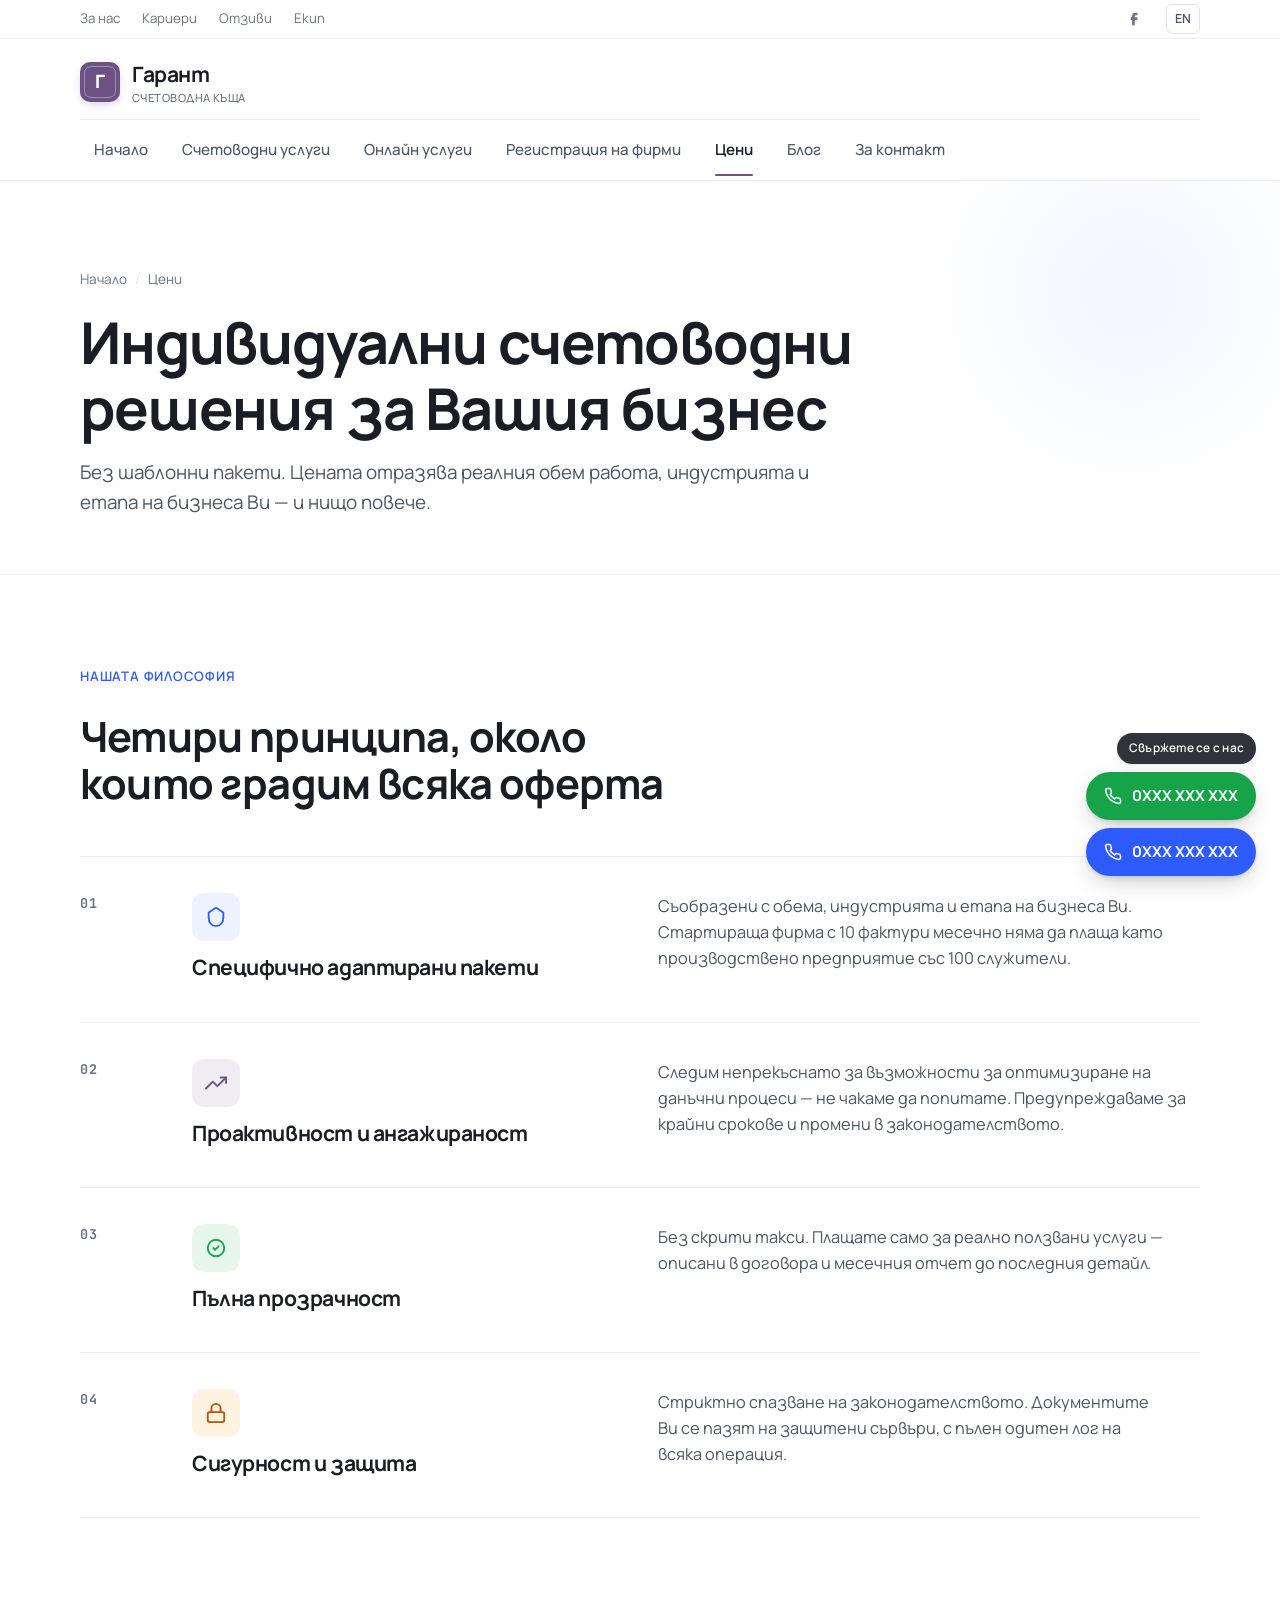
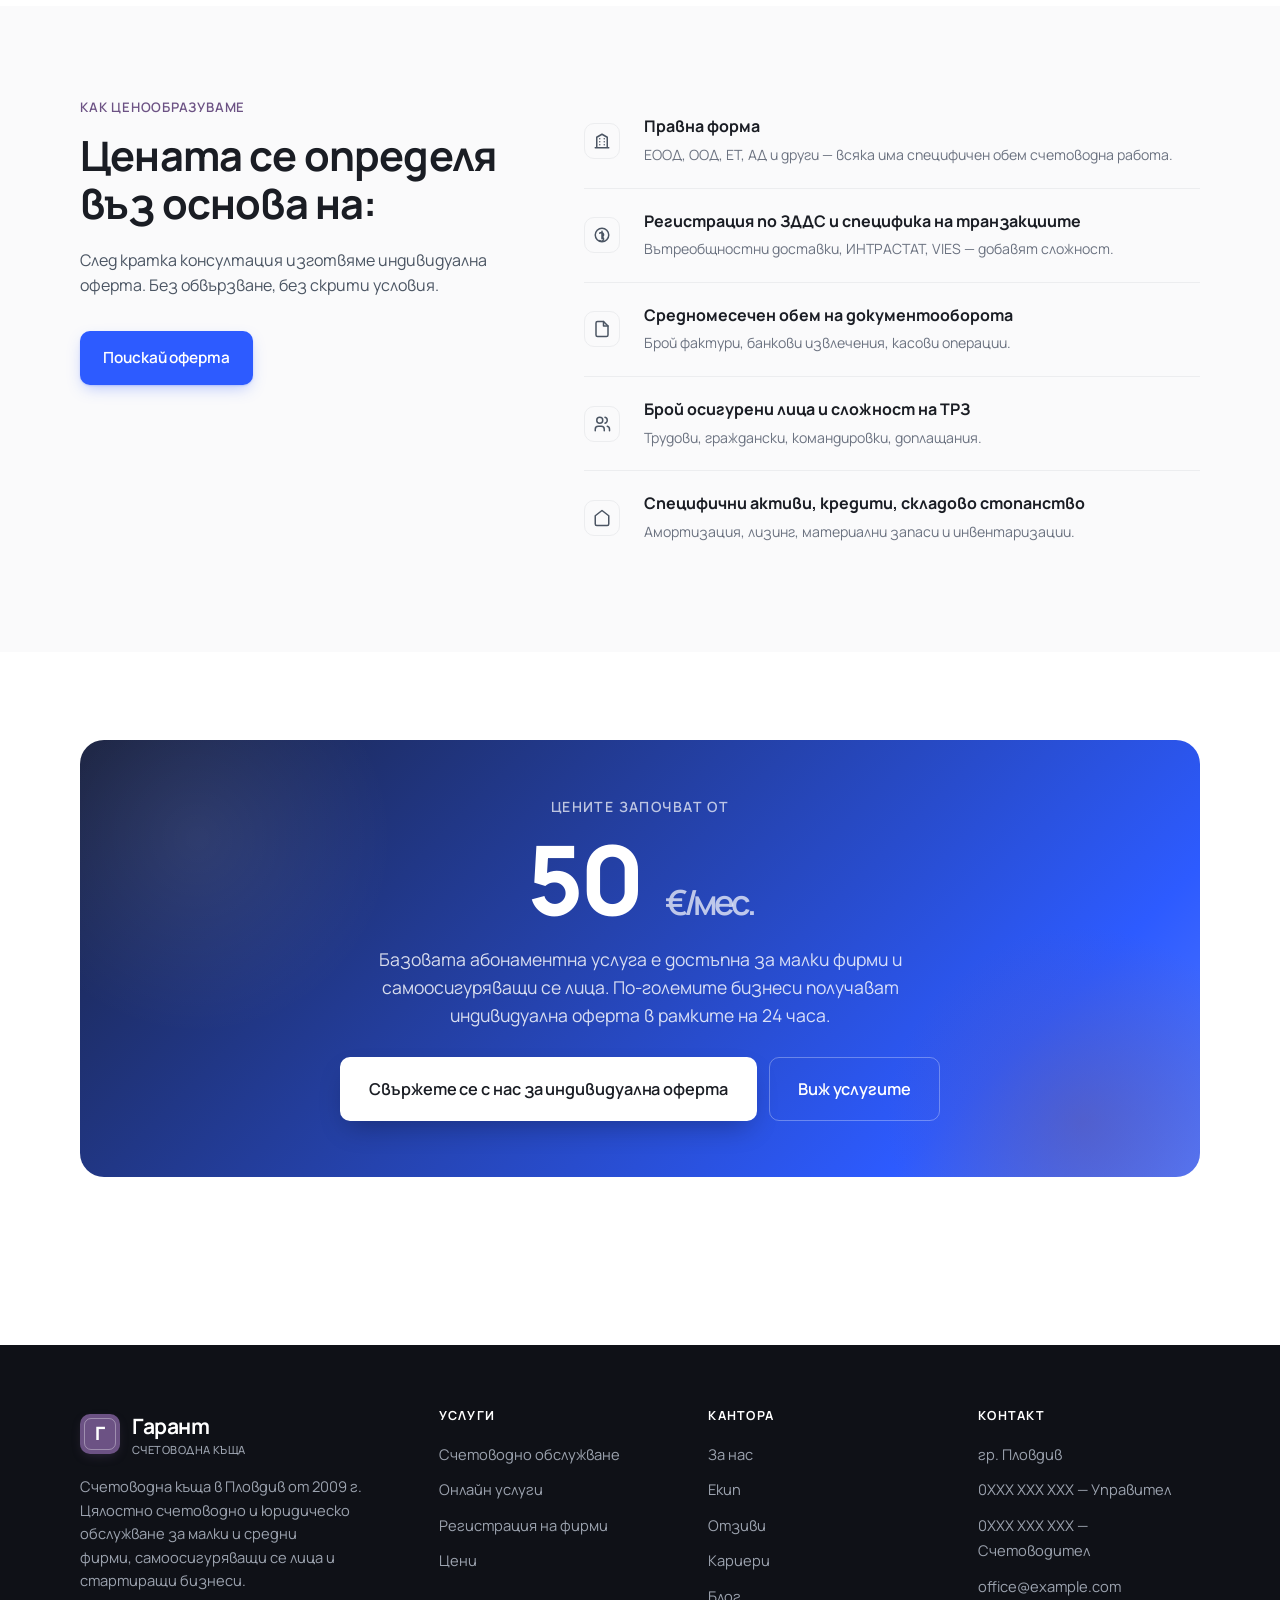
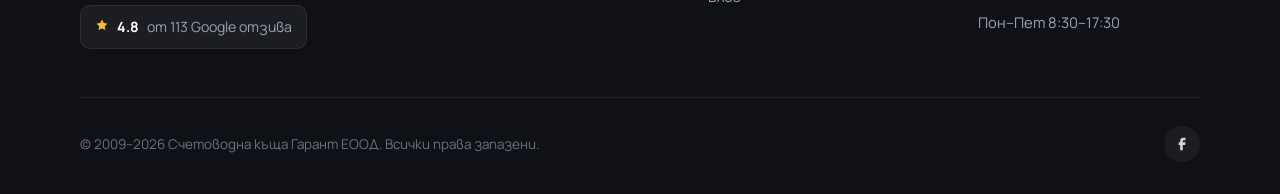
<file: prices.html>
<!DOCTYPE html>
<html lang="bg">
<head>
<meta charset="UTF-8" />
<meta name="viewport" content="width=device-width, initial-scale=1" />
<title>Цени за счетоводни услуги — Счетоводна къща Гарант, Пловдив</title>
<meta name="description" content="Индивидуални счетоводни решения за Вашия бизнес. Прозрачно ценообразуване, без скрити такси. Цените започват от 50 €/мес." />
<link rel="preconnect" href="https://fonts.googleapis.com" />
<link rel="preconnect" href="https://fonts.gstatic.com" crossorigin />
<link href="https://fonts.googleapis.com/css2?family=Manrope:wght@400;500;600;700;800&family=JetBrains+Mono:wght@400;500&display=swap&subset=cyrillic,cyrillic-ext,latin" rel="stylesheet" />
<link rel="stylesheet" href="styles.css" />
<style>
  /* Philosophy — alternating row layout (NOT a card grid) */
  .philo-list {
    display: flex; flex-direction: column;
    border-top: 1px solid var(--border);
  }
  .philo-row {
    display: grid;
    grid-template-columns: 80px minmax(0, 1.2fr) minmax(0, 1.5fr);
    gap: 32px;
    padding: 36px 0;
    border-bottom: 1px solid var(--border);
    align-items: start;
  }
  @media (max-width: 800px) { .philo-row { grid-template-columns: 56px 1fr; gap: 20px; } .philo-row p.body { grid-column: 1 / -1; } }
  .philo-row .num {
    font-family: "JetBrains Mono", monospace;
    font-size: 0.84rem;
    font-weight: 700;
    color: var(--text-3);
    letter-spacing: 0.04em;
    display: flex; align-items: center; gap: 12px;
  }
  .philo-row .num::after { content: ""; flex: 1; height: 1px; background: var(--border); display: none; }
  .philo-row .icon {
    width: 48px; height: 48px;
    border-radius: 12px;
    background: var(--accent-soft);
    color: var(--accent);
    display: inline-flex; align-items: center; justify-content: center;
    margin-bottom: 14px;
  }
  .philo-row:nth-child(2) .icon { background: var(--brand-soft); color: var(--brand); }
  .philo-row:nth-child(3) .icon { background: rgba(22, 163, 74, 0.1); color: var(--green); }
  .philo-row:nth-child(4) .icon { background: rgba(245, 158, 11, 0.12); color: #b45309; }
  .philo-row h3 { font-size: 1.32rem; margin-bottom: 6px; }
  .philo-row p.body { font-size: 1.02rem; color: var(--text-2); line-height: 1.6; }

  /* How we price grid */
  .how-grid {
    display: grid;
    grid-template-columns: minmax(0, 1fr) minmax(0, 1.4fr);
    gap: 64px;
    align-items: start;
  }
  @media (max-width: 900px) { .how-grid { grid-template-columns: 1fr; gap: 32px; } }
  .factor-list { list-style: none; display: flex; flex-direction: column; gap: 0; }
  .factor-list li {
    display: grid;
    grid-template-columns: 44px 1fr;
    gap: 16px;
    padding: 20px 0;
    border-bottom: 1px solid var(--border);
    align-items: center;
  }
  .factor-list li:last-child { border-bottom: none; }
  .factor-list .badge {
    width: 36px; height: 36px;
    border-radius: 10px;
    background: var(--bg-alt);
    border: 1px solid var(--border);
    color: var(--text-2);
    display: inline-flex; align-items: center; justify-content: center;
  }
  .factor-list strong { display: block; font-size: 1rem; margin-bottom: 2px; color: var(--text); }
  .factor-list span.sub { font-size: 0.88rem; color: var(--text-3); }

  /* Starting price hero card */
  .price-hero-card {
    background: linear-gradient(135deg, #1a2240 0%, #2d5bff 80%, #5479ff 100%);
    border-radius: 24px;
    padding: 56px clamp(28px, 5vw, 64px);
    color: #fff;
    text-align: center;
    position: relative;
    overflow: hidden;
  }
  .price-hero-card::before {
    content: "";
    position: absolute;
    top: -30%; left: -10%;
    width: 460px; height: 460px;
    background: radial-gradient(circle, rgba(255,255,255,0.08), transparent 60%);
  }
  .price-hero-card::after {
    content: "";
    position: absolute;
    bottom: -40%; right: -10%;
    width: 460px; height: 460px;
    background: radial-gradient(circle, rgba(108,82,132,0.4), transparent 60%);
  }
  .price-hero-card > * { position: relative; z-index: 1; }
  .price-hero-card .from { font-size: 0.88rem; letter-spacing: 0.1em; text-transform: uppercase; color: rgba(255,255,255,0.7); font-weight: 600; }
  .price-hero-card .big {
    font-size: clamp(3.5rem, 8vw, 6rem);
    font-weight: 800;
    letter-spacing: -0.04em;
    color: #fff;
    line-height: 1;
    margin: 12px 0 18px;
  }
  .price-hero-card .big small { font-size: 0.36em; font-weight: 600; color: rgba(255,255,255,0.7); margin-left: 8px; }
  .price-hero-card p { color: rgba(255,255,255,0.82); font-size: 1.1rem; max-width: 52ch; margin: 0 auto 28px; }
  .price-hero-card .actions { display: flex; gap: 12px; justify-content: center; flex-wrap: wrap; }
  .price-hero-card .btn-primary { background: #fff; color: var(--text); box-shadow: 0 12px 28px -8px rgba(0,0,0,0.3); }
  .price-hero-card .btn-primary:hover { background: #f1f5f9; }
  .price-hero-card .btn-ghost { background: transparent; color: #fff; border-color: rgba(255,255,255,0.3); }
  .price-hero-card .btn-ghost:hover { border-color: #fff; }
</style>
</head>
<body>

<div id="siteHeaderSlot"></div>

<main>
<section class="page-hero" data-screen-label="01 Prices hero">
  <div class="container">
    <div class="crumbs reveal">
      <a href="index.html">Начало</a>
      <span class="sep">/</span>
      <span>Цени</span>
    </div>
    <h1 class="reveal" data-delay="100">Индивидуални счетоводни решения за Вашия бизнес</h1>
    <p class="lead reveal" data-delay="200">Без шаблонни пакети. Цената отразява реалния обем работа, индустрията и етапа на бизнеса Ви — и нищо повече.</p>
  </div>
</section>

<!-- ========== PHILOSOPHY ========== -->
<section data-screen-label="02 Philosophy">
  <div class="container">
    <div class="section-head" style="max-width: 640px;">
      <span class="eyebrow">Нашата философия</span>
      <h2 class="mt-12">Четири принципа, около които градим всяка оферта</h2>
    </div>

    <div class="philo-list reveal">
      <div class="philo-row">
        <div class="num">01</div>
        <div>
          <div class="icon">
            <svg xmlns="http://www.w3.org/2000/svg" width="22" height="22" viewBox="0 0 24 24" fill="none" stroke="currentColor" stroke-width="2" stroke-linecap="round" stroke-linejoin="round"><path d="M12 2 4 7v6c0 5 3.5 9 8 9s8-4 8-9V7l-8-5z"/></svg>
          </div>
          <h3>Специфично адаптирани пакети</h3>
        </div>
        <p class="body">Съобразени с обема, индустрията и етапа на бизнеса Ви. Стартираща фирма с 10 фактури месечно няма да плаща като производствено предприятие със 100 служители.</p>
      </div>

      <div class="philo-row">
        <div class="num">02</div>
        <div>
          <div class="icon">
            <svg xmlns="http://www.w3.org/2000/svg" width="22" height="22" viewBox="0 0 24 24" fill="none" stroke="currentColor" stroke-width="2" stroke-linecap="round" stroke-linejoin="round"><polyline points="23 6 13.5 15.5 8.5 10.5 1 18"/><polyline points="17 6 23 6 23 12"/></svg>
          </div>
          <h3>Проактивност и ангажираност</h3>
        </div>
        <p class="body">Следим непрекъснато за възможности за оптимизиране на данъчни процеси — не чакаме да попитате. Предупреждаваме за крайни срокове и промени в законодателството.</p>
      </div>

      <div class="philo-row">
        <div class="num">03</div>
        <div>
          <div class="icon">
            <svg xmlns="http://www.w3.org/2000/svg" width="22" height="22" viewBox="0 0 24 24" fill="none" stroke="currentColor" stroke-width="2" stroke-linecap="round" stroke-linejoin="round"><circle cx="12" cy="12" r="9"/><path d="M9 12l2 2 4-4"/></svg>
          </div>
          <h3>Пълна прозрачност</h3>
        </div>
        <p class="body">Без скрити такси. Плащате само за реално ползвани услуги — описани в договора и месечния отчет до последния детайл.</p>
      </div>

      <div class="philo-row">
        <div class="num">04</div>
        <div>
          <div class="icon">
            <svg xmlns="http://www.w3.org/2000/svg" width="22" height="22" viewBox="0 0 24 24" fill="none" stroke="currentColor" stroke-width="2" stroke-linecap="round" stroke-linejoin="round"><rect x="3" y="11" width="18" height="11" rx="2"/><path d="M7 11V7a5 5 0 0 1 10 0v4"/></svg>
          </div>
          <h3>Сигурност и защита</h3>
        </div>
        <p class="body">Стриктно спазване на законодателството. Документите Ви се пазят на защитени сървъри, с пълен одитен лог на всяка операция.</p>
      </div>
    </div>
  </div>
</section>

<!-- ========== HOW WE PRICE ========== -->
<section class="section-alt" data-screen-label="03 How we price">
  <div class="container">
    <div class="how-grid">
      <div class="reveal">
        <span class="eyebrow brand">Как ценообразуваме</span>
        <h2 class="mt-12">Цената се определя въз основа на:</h2>
        <p class="mt-20" style="color: var(--text-2);">След кратка консултация изготвяме индивидуална оферта. Без обвързване, без скрити условия.</p>
        <a href="contact.html" class="btn btn-primary mt-32">Поискай оферта</a>
      </div>

      <ul class="factor-list reveal" data-delay="100">
        <li>
          <span class="badge">
            <svg xmlns="http://www.w3.org/2000/svg" width="18" height="18" viewBox="0 0 24 24" fill="none" stroke="currentColor" stroke-width="2" stroke-linecap="round" stroke-linejoin="round"><path d="M3 21h18M5 21V7l7-4 7 4v14M9 9v.01M9 13v.01M9 17v.01M15 9v.01M15 13v.01M15 17v.01"/></svg>
          </span>
          <div>
            <strong>Правна форма</strong>
            <span class="sub">ЕООД, ООД, ЕТ, АД и други — всяка има специфичен обем счетоводна работа.</span>
          </div>
        </li>
        <li>
          <span class="badge">
            <svg xmlns="http://www.w3.org/2000/svg" width="18" height="18" viewBox="0 0 24 24" fill="none" stroke="currentColor" stroke-width="2" stroke-linecap="round" stroke-linejoin="round"><circle cx="12" cy="12" r="9"/><path d="M12 7v10M9 9.5a3 3 0 1 1 3 5 3 3 0 1 1-3 5"/></svg>
          </span>
          <div>
            <strong>Регистрация по ЗДДС и специфика на транзакциите</strong>
            <span class="sub">Вътреобщностни доставки, ИНТРАСТАТ, VIES — добавят сложност.</span>
          </div>
        </li>
        <li>
          <span class="badge">
            <svg xmlns="http://www.w3.org/2000/svg" width="18" height="18" viewBox="0 0 24 24" fill="none" stroke="currentColor" stroke-width="2" stroke-linecap="round" stroke-linejoin="round"><path d="M14 2H6a2 2 0 0 0-2 2v16a2 2 0 0 0 2 2h12a2 2 0 0 0 2-2V8z"/><polyline points="14 2 14 8 20 8"/></svg>
          </span>
          <div>
            <strong>Средномесечен обем на документооборота</strong>
            <span class="sub">Брой фактури, банкови извлечения, касови операции.</span>
          </div>
        </li>
        <li>
          <span class="badge">
            <svg xmlns="http://www.w3.org/2000/svg" width="18" height="18" viewBox="0 0 24 24" fill="none" stroke="currentColor" stroke-width="2" stroke-linecap="round" stroke-linejoin="round"><circle cx="9" cy="7" r="4"/><path d="M3 21v-2a4 4 0 0 1 4-4h4a4 4 0 0 1 4 4v2"/><path d="M16 3.13a4 4 0 0 1 0 7.75"/><path d="M22 21v-2a4 4 0 0 0-3-3.87"/></svg>
          </span>
          <div>
            <strong>Брой осигурени лица и сложност на ТРЗ</strong>
            <span class="sub">Трудови, граждански, командировки, доплащания.</span>
          </div>
        </li>
        <li>
          <span class="badge">
            <svg xmlns="http://www.w3.org/2000/svg" width="18" height="18" viewBox="0 0 24 24" fill="none" stroke="currentColor" stroke-width="2" stroke-linecap="round" stroke-linejoin="round"><path d="M3 9l9-7 9 7v11a2 2 0 0 1-2 2H5a2 2 0 0 1-2-2z"/></svg>
          </span>
          <div>
            <strong>Специфични активи, кредити, складово стопанство</strong>
            <span class="sub">Амортизация, лизинг, материални запаси и инвентаризации.</span>
          </div>
        </li>
      </ul>
    </div>
  </div>
</section>

<!-- ========== STARTING PRICE + CTA ========== -->
<section data-screen-label="04 Starting price">
  <div class="container">
    <div class="price-hero-card reveal">
      <div class="from">Цените започват от</div>
      <div class="big">50 <small>€/мес.</small></div>
      <p>Базовата абонаментна услуга е достъпна за малки фирми и самоосигуряващи се лица. По-големите бизнеси получават индивидуална оферта в рамките на 24 часа.</p>
      <div class="actions">
        <a href="contact.html" class="btn btn-primary btn-lg">Свържете се с нас за индивидуална оферта</a>
        <a href="services.html" class="btn btn-ghost btn-lg">Виж услугите</a>
      </div>
    </div>
  </div>
</section>
</main>

<div id="siteFooterSlot"></div>
<div id="floatingContactSlot"></div>

<script src="site.js"></script>
<script>bootSite("prices");</script>
</body>
</html>
</file>
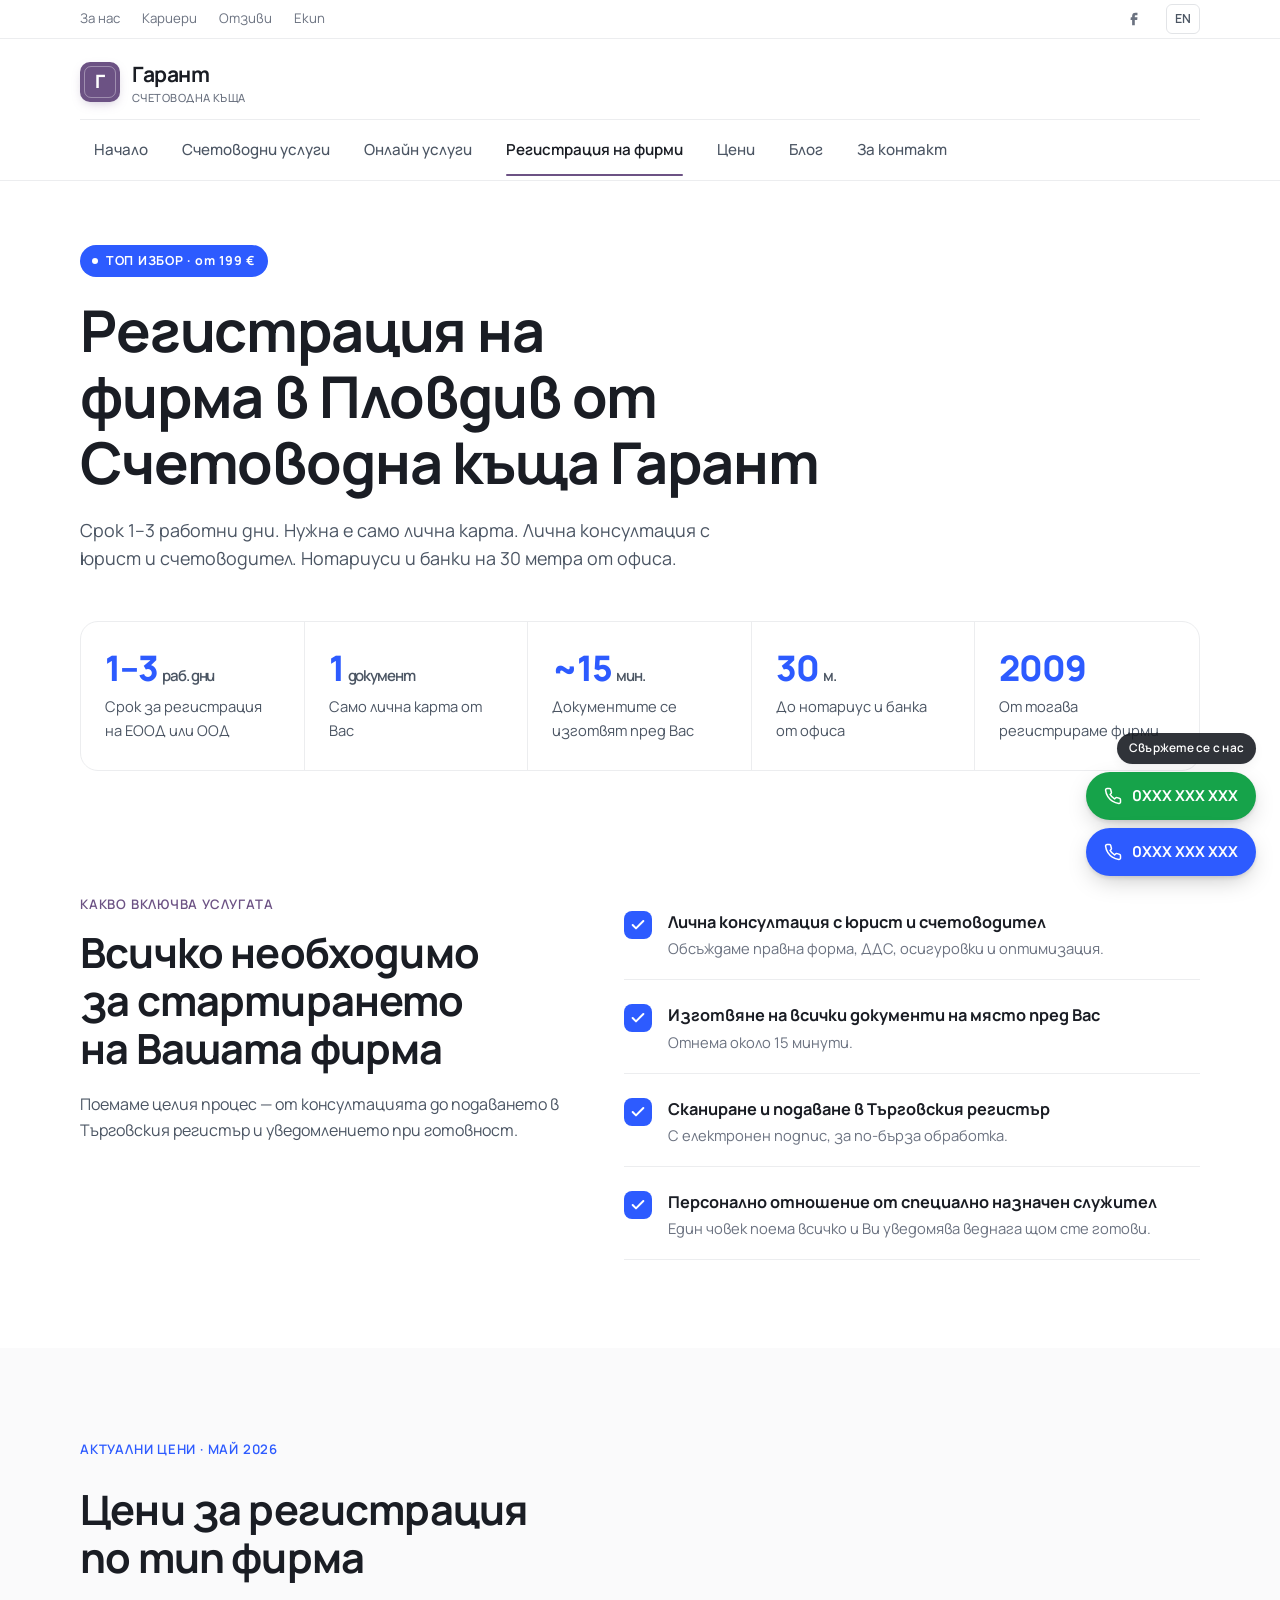
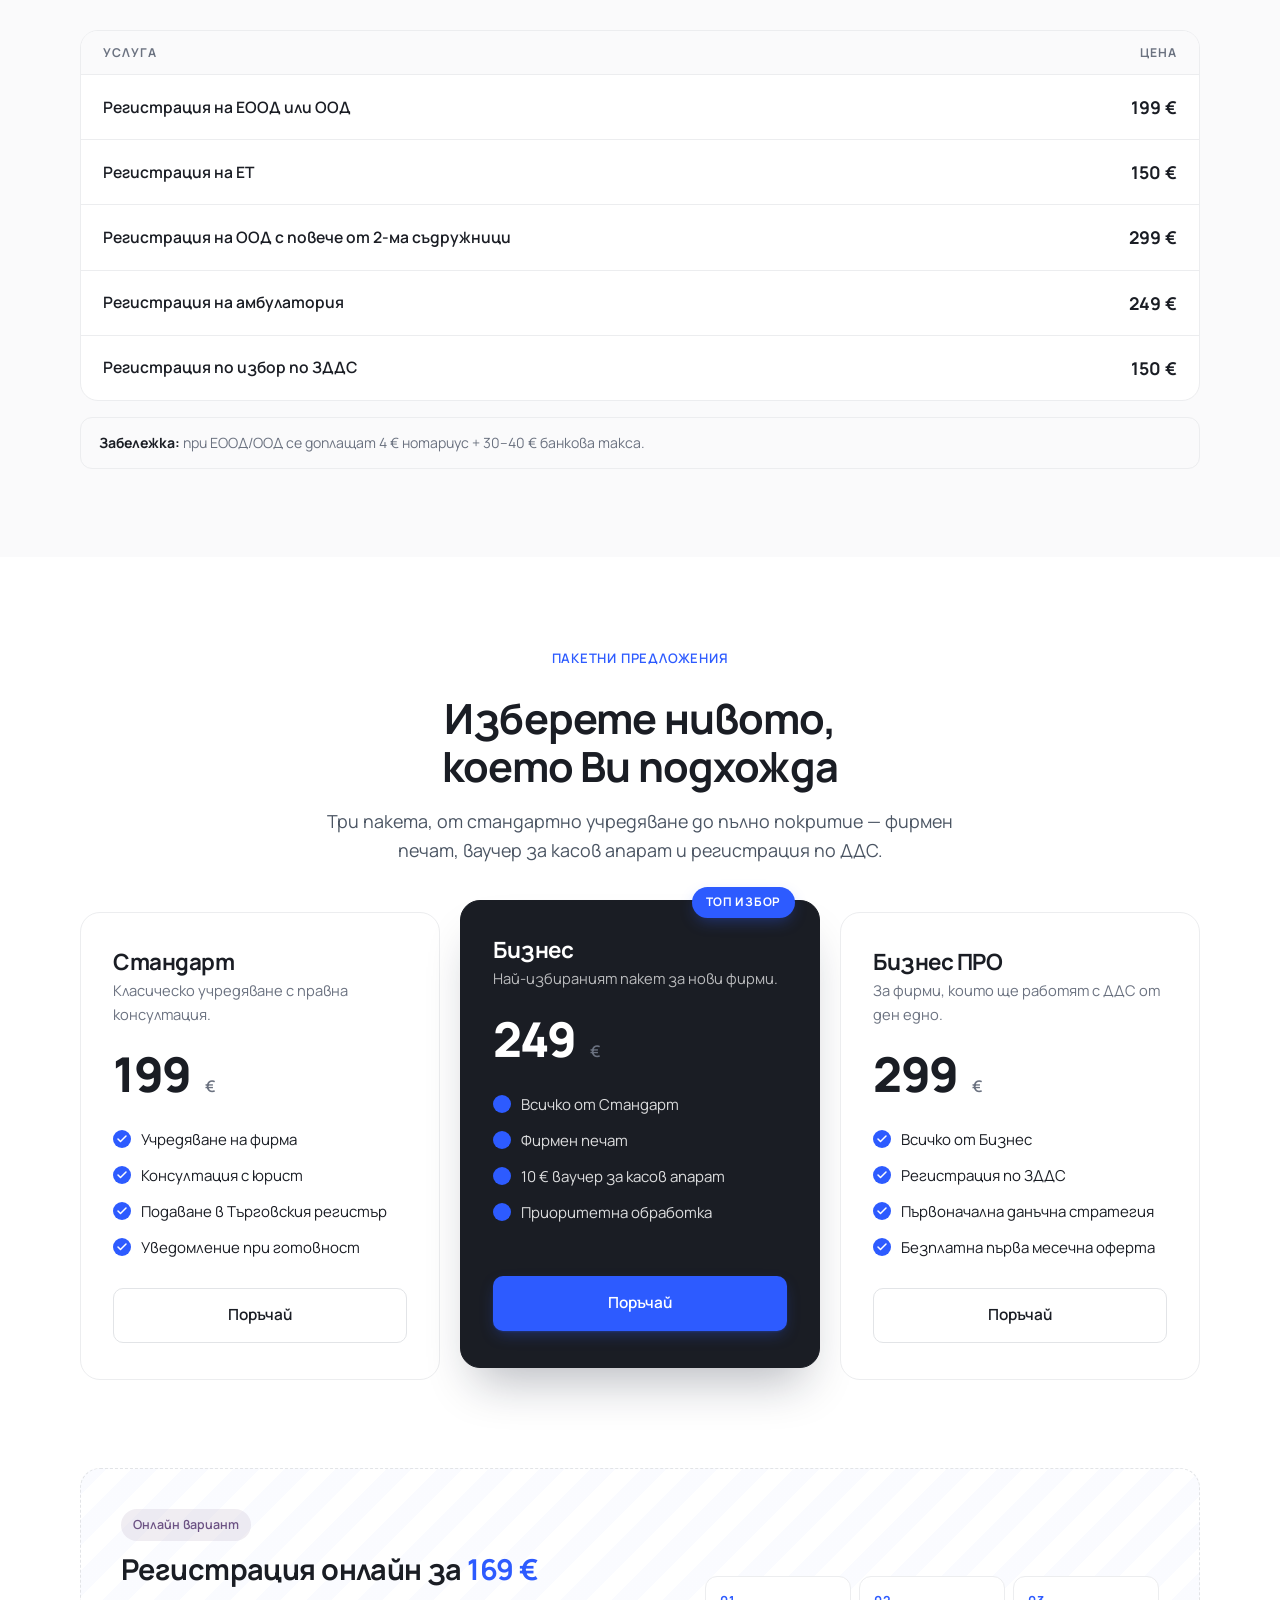
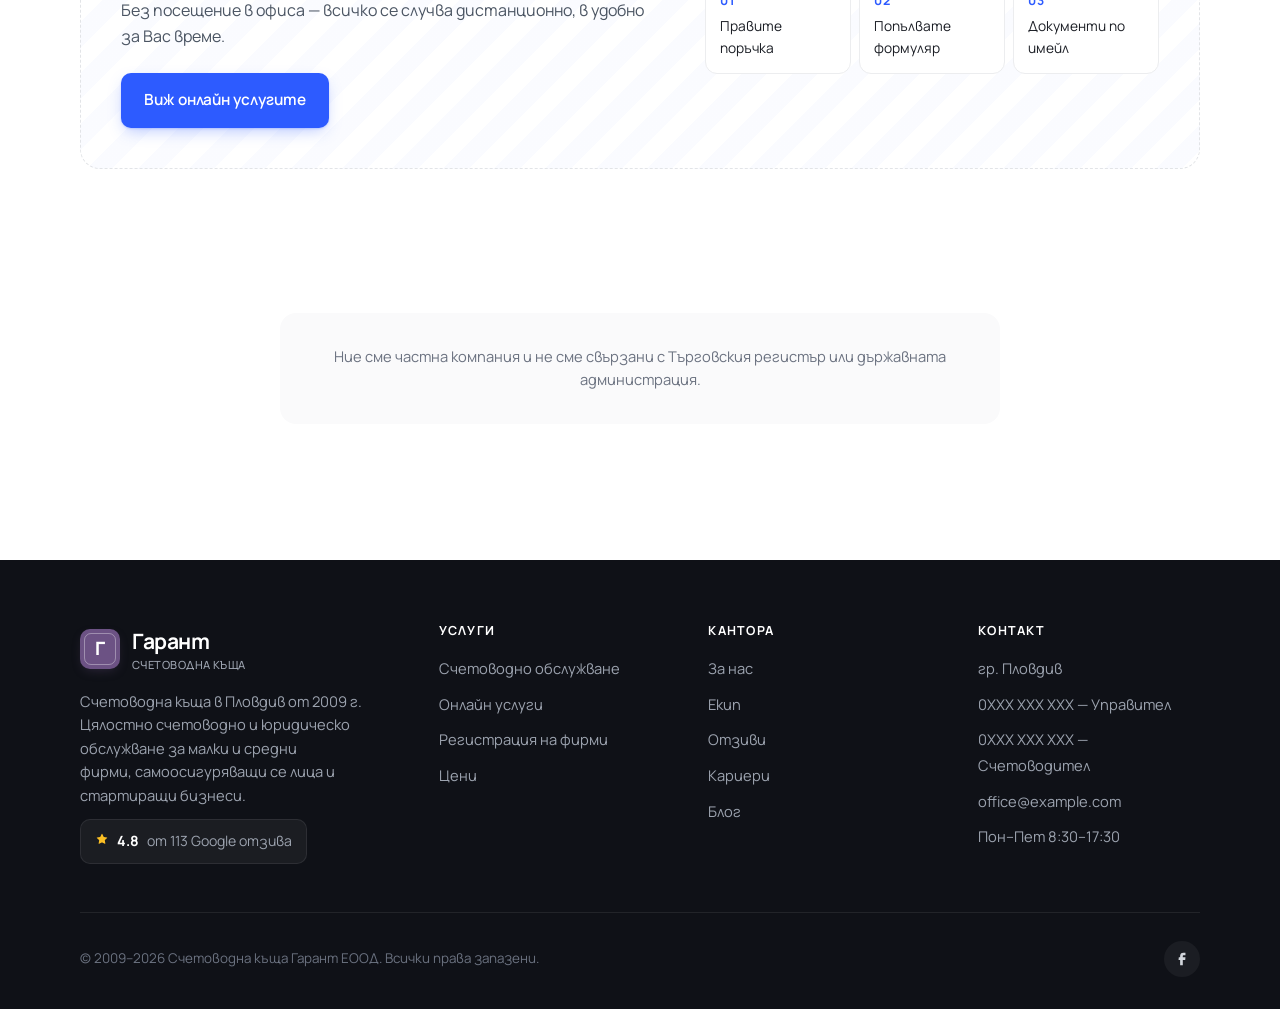
<file: registracia-na-firma.html>
<!DOCTYPE html>
<html lang="bg">
<head>
<meta charset="UTF-8" />
<meta name="viewport" content="width=device-width, initial-scale=1" />
<title>Регистрация на фирма в Пловдив — Счетоводна къща Гарант</title>
<meta name="description" content="Регистрация на ЕООД, ООД, ЕТ и амбулатория в Пловдив за 1–3 работни дни. Лична консултация с юрист и счетоводител. Пакети от 199 €. Онлайн регистрация от 169 €" />
<link rel="preconnect" href="https://fonts.googleapis.com" />
<link rel="preconnect" href="https://fonts.gstatic.com" crossorigin />
<link href="https://fonts.googleapis.com/css2?family=Manrope:wght@400;500;600;700;800&family=JetBrains+Mono:wght@400;500&display=swap&subset=cyrillic,cyrillic-ext,latin" rel="stylesheet" />
<link rel="stylesheet" href="styles.css" />
<style>
  .reg-hero { padding: 64px 0 32px; }
  .reg-hero h1 { display: flex; flex-direction: column; gap: 14px; }
  .reg-hero .top-tag {
    display: inline-flex; align-items: center; gap: 8px;
    width: max-content;
    background: var(--accent);
    color: #fff;
    font-size: 0.78rem; font-weight: 700;
    padding: 6px 12px; border-radius: 999px;
    letter-spacing: 0.06em;
  }
  .reg-hero .top-tag::before { content: ""; width: 6px; height: 6px; border-radius: 50%; background: #fff; }

  /* Value props bar */
  .value-bar {
    display: grid;
    grid-template-columns: repeat(5, 1fr);
    gap: 0;
    margin-top: 48px;
    border: 1px solid var(--border);
    border-radius: 18px;
    background: #fff;
    overflow: hidden;
  }
  .value-bar > div {
    padding: 28px 24px;
    border-right: 1px solid var(--border);
  }
  .value-bar > div:last-child { border-right: none; }
  .value-bar .v-num {
    font-size: 2.2rem;
    font-weight: 800;
    letter-spacing: -0.03em;
    color: var(--accent);
    line-height: 1;
    margin-bottom: 10px;
  }
  .value-bar .v-num small { font-size: 0.94rem; color: var(--text-2); font-weight: 600; margin-left: 4px; }
  .value-bar .v-label { font-size: 0.92rem; color: var(--text-2); }
  @media (max-width: 1000px) { .value-bar { grid-template-columns: repeat(2, 1fr); } .value-bar > div { border-right: 1px solid var(--border); border-bottom: 1px solid var(--border); } .value-bar > div:nth-child(even) { border-right: none; } }
  @media (max-width: 560px) { .value-bar { grid-template-columns: 1fr; } .value-bar > div { border-right: none; } }

  /* Checklist */
  .checklist-grid {
    display: grid;
    grid-template-columns: minmax(0, 1fr) minmax(0, 1.2fr);
    gap: 64px;
    align-items: start;
  }
  @media (max-width: 900px) { .checklist-grid { grid-template-columns: 1fr; } }
  .check-list { list-style: none; display: flex; flex-direction: column; gap: 4px; }
  .check-list li {
    display: flex; gap: 16px; align-items: flex-start;
    padding: 18px 0;
    border-bottom: 1px solid var(--border);
    font-size: 1.02rem;
  }
  .check-list li::before {
    content: "";
    flex: 0 0 28px;
    width: 28px; height: 28px;
    margin-top: 2px;
    border-radius: 8px;
    background: var(--accent) url('data:image/svg+xml;utf8,<svg xmlns="http://www.w3.org/2000/svg" width="16" height="16" viewBox="0 0 24 24" fill="none" stroke="white" stroke-width="3" stroke-linecap="round" stroke-linejoin="round"><path d="M20 6 9 17l-5-5"/></svg>') no-repeat center;
  }

  /* Pricing table */
  .pricing-table {
    border: 1px solid var(--border);
    border-radius: 18px;
    overflow: hidden;
    background: #fff;
  }
  .pricing-table .pt-row {
    display: grid;
    grid-template-columns: 1fr auto;
    gap: 24px;
    padding: 18px 22px;
    border-bottom: 1px solid var(--border);
    align-items: center;
  }
  .pricing-table .pt-row:last-child { border-bottom: none; }
  .pricing-table .pt-row.head {
    background: var(--bg-alt);
    font-size: 0.76rem; font-weight: 700;
    letter-spacing: 0.08em;
    text-transform: uppercase;
    color: var(--text-3);
    padding: 12px 22px;
  }
  .pricing-table .pt-name { font-weight: 600; font-size: 0.98rem; }
  .pricing-table .pt-price { font-weight: 700; font-size: 1.1rem; color: var(--text); white-space: nowrap; }
  .pricing-table .pt-row:hover { background: var(--bg-alt); }

  .pt-note {
    margin-top: 16px;
    font-size: 0.88rem;
    color: var(--text-3);
    padding: 14px 18px;
    background: var(--bg-alt);
    border: 1px solid var(--border);
    border-radius: 12px;
  }

  /* Packages */
  .pkg-grid {
    display: grid;
    grid-template-columns: repeat(3, 1fr);
    gap: 20px;
    align-items: stretch;
  }
  @media (max-width: 900px) { .pkg-grid { grid-template-columns: 1fr; } }
  .pkg {
    background: #fff;
    border: 1px solid var(--border);
    border-radius: 20px;
    padding: 36px 32px;
    position: relative;
    display: flex; flex-direction: column;
    transition: transform 0.2s ease, box-shadow 0.25s ease;
  }
  .pkg:hover { transform: translateY(-4px); box-shadow: var(--shadow-lg); }
  .pkg.featured {
    background: var(--text);
    color: #fff;
    border-color: var(--text);
    transform: translateY(-12px);
    box-shadow: 0 28px 48px -16px rgba(15, 23, 42, 0.3);
  }
  .pkg.featured:hover { transform: translateY(-16px); }
  .pkg.featured h3, .pkg.featured .price { color: #fff; }
  .pkg.featured .desc { color: rgba(255,255,255,0.7); }
  .pkg.featured ul li { color: rgba(255,255,255,0.85); }
  .pkg.featured ul li::before { background: var(--accent); }
  .pkg .featured-tag {
    position: absolute; top: -14px; right: 24px;
    background: var(--accent);
    color: #fff;
    font-size: 0.74rem; font-weight: 700;
    letter-spacing: 0.06em;
    padding: 6px 14px;
    border-radius: 999px;
    box-shadow: 0 6px 16px -4px rgba(45,91,255,0.4);
  }
  .pkg h3 { font-size: 1.4rem; }
  .pkg .desc { color: var(--text-3); font-size: 0.92rem; margin-top: 4px; margin-bottom: 24px; }
  .pkg .price { font-size: 3rem; font-weight: 800; letter-spacing: -0.03em; line-height: 1; margin-bottom: 6px; }
  .pkg .price small { font-size: 1rem; font-weight: 600; color: var(--text-3); margin-left: 6px; }
  .pkg ul { list-style: none; display: flex; flex-direction: column; gap: 12px; margin: 24px 0 28px; }
  .pkg ul li { display: flex; gap: 10px; align-items: flex-start; font-size: 0.94rem; }
  .pkg ul li::before {
    content: "";
    flex: 0 0 18px; width: 18px; height: 18px;
    border-radius: 50%; margin-top: 2px;
    background: var(--accent) url('data:image/svg+xml;utf8,<svg xmlns="http://www.w3.org/2000/svg" width="12" height="12" viewBox="0 0 24 24" fill="none" stroke="white" stroke-width="3" stroke-linecap="round" stroke-linejoin="round"><path d="M20 6 9 17l-5-5"/></svg>') no-repeat center;
  }
  .pkg .btn { margin-top: auto; }

  /* Online option block */
  .online-option {
    border: 1px dashed var(--border-2);
    border-radius: 20px;
    padding: 40px;
    background:
      repeating-linear-gradient(135deg, rgba(45,91,255,0.025) 0 18px, transparent 18px 36px),
      #fff;
    display: grid;
    grid-template-columns: 1.2fr 1fr;
    gap: 40px;
    align-items: center;
  }
  @media (max-width: 800px) { .online-option { grid-template-columns: 1fr; padding: 28px; } }
  .online-option .price-bg { font-size: 3rem; font-weight: 800; color: var(--text); letter-spacing: -0.03em; }
  .online-option .price-bg small { font-size: 1rem; font-weight: 600; color: var(--text-3); margin-left: 6px; }
  .mini-flow { display: flex; gap: 8px; flex-wrap: wrap; margin-top: 14px; }
  .mini-flow .mf {
    flex: 1; min-width: 120px;
    padding: 14px;
    background: #fff;
    border: 1px solid var(--border);
    border-radius: 12px;
    font-size: 0.86rem;
    display: flex; flex-direction: column; gap: 4px;
  }
  .mini-flow .mf strong { font-size: 0.78rem; color: var(--accent); letter-spacing: 0.04em; }

  /* Disclaimer */
  .disclaimer {
    text-align: center;
    padding: 32px;
    background: var(--bg-alt);
    border-radius: 16px;
    color: var(--text-3);
    font-size: 0.92rem;
    max-width: 720px;
    margin: 0 auto;
  }
</style>
</head>
<body>

<div id="siteHeaderSlot"></div>

<main>
<section class="reg-hero" data-screen-label="01 Registration hero">
  <div class="container">
    <div class="reveal" style="max-width: 880px;">
      <span class="top-tag">ТОП ИЗБОР · от 199 €</span>
      <h1 style="margin-top: 20px; max-width: 24ch;">Регистрация на фирма в Пловдив от Счетоводна къща Гарант</h1>
      <p class="lead mt-20">Срок 1–3 работни дни. Нужна е само лична карта. Лична консултация с юрист и счетоводител. Нотариуси и банки на 30 метра от офиса.</p>
    </div>

    <div class="value-bar reveal" data-delay="100">
      <div>
        <div class="v-num">1–3<small>раб. дни</small></div>
        <div class="v-label">Срок за регистрация на ЕООД или ООД</div>
      </div>
      <div>
        <div class="v-num">1<small>документ</small></div>
        <div class="v-label">Само лична карта от Вас</div>
      </div>
      <div>
        <div class="v-num">~15<small>мин.</small></div>
        <div class="v-label">Документите се изготвят пред Вас</div>
      </div>
      <div>
        <div class="v-num">30<small>м.</small></div>
        <div class="v-label">До нотариус и банка от офиса</div>
      </div>
      <div>
        <div class="v-num">2009</div>
        <div class="v-label">От тогава регистрираме фирми</div>
      </div>
    </div>
  </div>
</section>

<!-- ========== INCLUSIONS ========== -->
<section data-screen-label="02 Includes">
  <div class="container">
    <div class="checklist-grid">
      <div class="reveal">
        <span class="eyebrow brand">Какво включва услугата</span>
        <h2 class="mt-12">Всичко необходимо за стартирането на Вашата фирма</h2>
        <p class="mt-20" style="color: var(--text-2);">Поемаме целия процес — от консултацията до подаването в Търговския регистър и уведомлението при готовност.</p>
      </div>
      <ul class="check-list reveal" data-delay="100">
        <li><div><strong>Лична консултация с юрист и счетоводител</strong><br/><span style="color: var(--text-3); font-size: 0.92rem;">Обсъждаме правна форма, ДДС, осигуровки и оптимизация.</span></div></li>
        <li><div><strong>Изготвяне на всички документи на място пред Вас</strong><br/><span style="color: var(--text-3); font-size: 0.92rem;">Отнема около 15 минути.</span></div></li>
        <li><div><strong>Сканиране и подаване в Търговския регистър</strong><br/><span style="color: var(--text-3); font-size: 0.92rem;">С електронен подпис, за по-бърза обработка.</span></div></li>
        <li><div><strong>Персонално отношение от специално назначен служител</strong><br/><span style="color: var(--text-3); font-size: 0.92rem;">Един човек поема всичко и Ви уведомява веднага щом сте готови.</span></div></li>
      </ul>
    </div>
  </div>
</section>

<!-- ========== PRICING TABLE ========== -->
<section class="section-alt" data-screen-label="03 Pricing table">
  <div class="container">
    <div class="section-head">
      <span class="eyebrow">Актуални цени · Май 2026</span>
      <h2 class="mt-12">Цени за регистрация по тип фирма</h2>
    </div>

    <div class="pricing-table reveal">
      <div class="pt-row head">
        <div>Услуга</div>
        <div>Цена</div>
      </div>
      <div class="pt-row">
        <div class="pt-name">Регистрация на ЕООД или ООД</div>
        <div class="pt-price">199 €</div>
      </div>
      <div class="pt-row">
        <div class="pt-name">Регистрация на ЕТ</div>
        <div class="pt-price">150 €</div>
      </div>
      <div class="pt-row">
        <div class="pt-name">Регистрация на ООД с повече от 2-ма съдружници</div>
        <div class="pt-price">299 €</div>
      </div>
      <div class="pt-row">
        <div class="pt-name">Регистрация на амбулатория</div>
        <div class="pt-price">249 €</div>
      </div>
      <div class="pt-row">
        <div class="pt-name">Регистрация по избор по ЗДДС</div>
        <div class="pt-price">150 €</div>
      </div>
    </div>
    <div class="pt-note reveal" data-delay="100">
      <strong style="color: var(--text);">Забележка:</strong> при ЕООД/ООД се доплащат 4 € нотариус + 30–40 € банкова такса.
    </div>
  </div>
</section>

<!-- ========== PACKAGES ========== -->
<section data-screen-label="04 Packages">
  <div class="container">
    <div class="section-head center">
      <span class="eyebrow">Пакетни предложения</span>
      <h2 class="mt-12">Изберете нивото, което Ви подхожда</h2>
      <p class="lead mt-12" style="margin-left: auto; margin-right: auto;">Три пакета, от стандартно учредяване до пълно покритие — фирмен печат, ваучер за касов апарат и регистрация по ДДС.</p>
    </div>

    <div class="pkg-grid">
      <div class="pkg reveal">
        <h3>Стандарт</h3>
        <div class="desc">Класическо учредяване с правна консултация.</div>
        <div class="price">199 <small>€</small></div>
        <ul>
          <li>Учредяване на фирма</li>
          <li>Консултация с юрист</li>
          <li>Подаване в Търговския регистър</li>
          <li>Уведомление при готовност</li>
        </ul>
        <a href="contact.html" class="btn btn-ghost">Поръчай</a>
      </div>

      <div class="pkg featured reveal" data-delay="100">
        <span class="featured-tag">ТОП ИЗБОР</span>
        <h3>Бизнес</h3>
        <div class="desc">Най-избираният пакет за нови фирми.</div>
        <div class="price">249 <small>€</small></div>
        <ul>
          <li>Всичко от Стандарт</li>
          <li>Фирмен печат</li>
          <li>10 € ваучер за касов апарат</li>
          <li>Приоритетна обработка</li>
        </ul>
        <a href="contact.html" class="btn btn-primary">Поръчай</a>
      </div>

      <div class="pkg reveal" data-delay="200">
        <h3>Бизнес ПРО</h3>
        <div class="desc">За фирми, които ще работят с ДДС от ден едно.</div>
        <div class="price">299 <small>€</small></div>
        <ul>
          <li>Всичко от Бизнес</li>
          <li>Регистрация по ЗДДС</li>
          <li>Първоначална данъчна стратегия</li>
          <li>Безплатна първа месечна оферта</li>
        </ul>
        <a href="contact.html" class="btn btn-ghost">Поръчай</a>
      </div>
    </div>
  </div>
</section>

<!-- ========== ONLINE OPTION ========== -->
<section data-screen-label="05 Online option" style="padding-top: 0;">
  <div class="container">
    <div class="online-option reveal">
      <div>
        <span class="tag brand">Онлайн вариант</span>
        <h2 class="mt-12" style="font-size: 1.8rem;">Регистрация онлайн за <span style="color: var(--accent);">169 €</span></h2>
        <p style="margin: 12px 0 0;">Без посещение в офиса — всичко се случва дистанционно, в удобно за Вас време.</p>
        <a href="online-services.html" class="btn btn-primary" style="margin-top: 24px;">Виж онлайн услугите</a>
      </div>
      <div>
        <div class="mini-flow">
          <div class="mf"><strong>01</strong>Правите поръчка</div>
          <div class="mf"><strong>02</strong>Попълвате формуляр</div>
          <div class="mf"><strong>03</strong>Документи по имейл</div>
        </div>
      </div>
    </div>
  </div>
</section>

<!-- ========== DISCLAIMER ========== -->
<section class="tight" data-screen-label="06 Disclaimer">
  <div class="container">
    <div class="disclaimer reveal">
      Ние сме частна компания и не сме свързани с Търговския регистър или държавната администрация.
    </div>
  </div>
</section>
</main>

<div id="siteFooterSlot"></div>
<div id="floatingContactSlot"></div>

<script src="site.js"></script>
<script>bootSite("reg");</script>
</body>
</html>
</file>
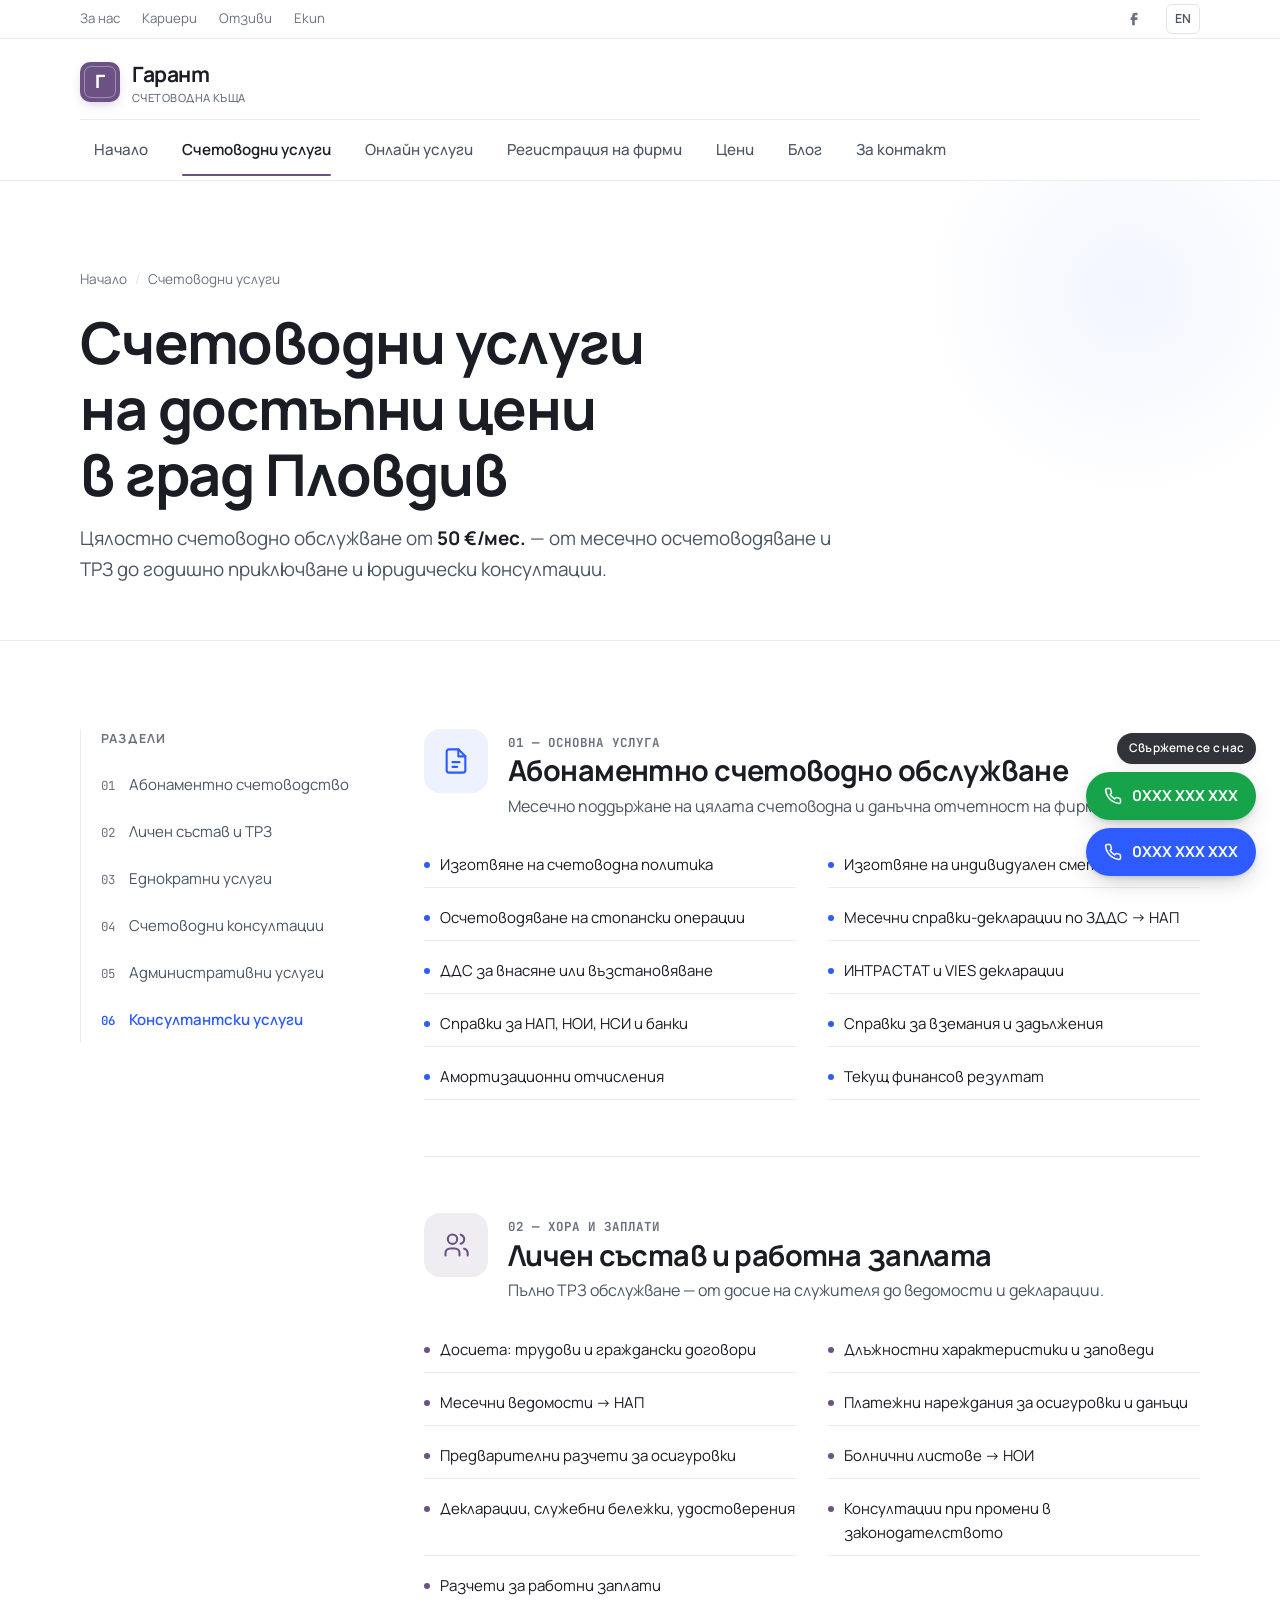
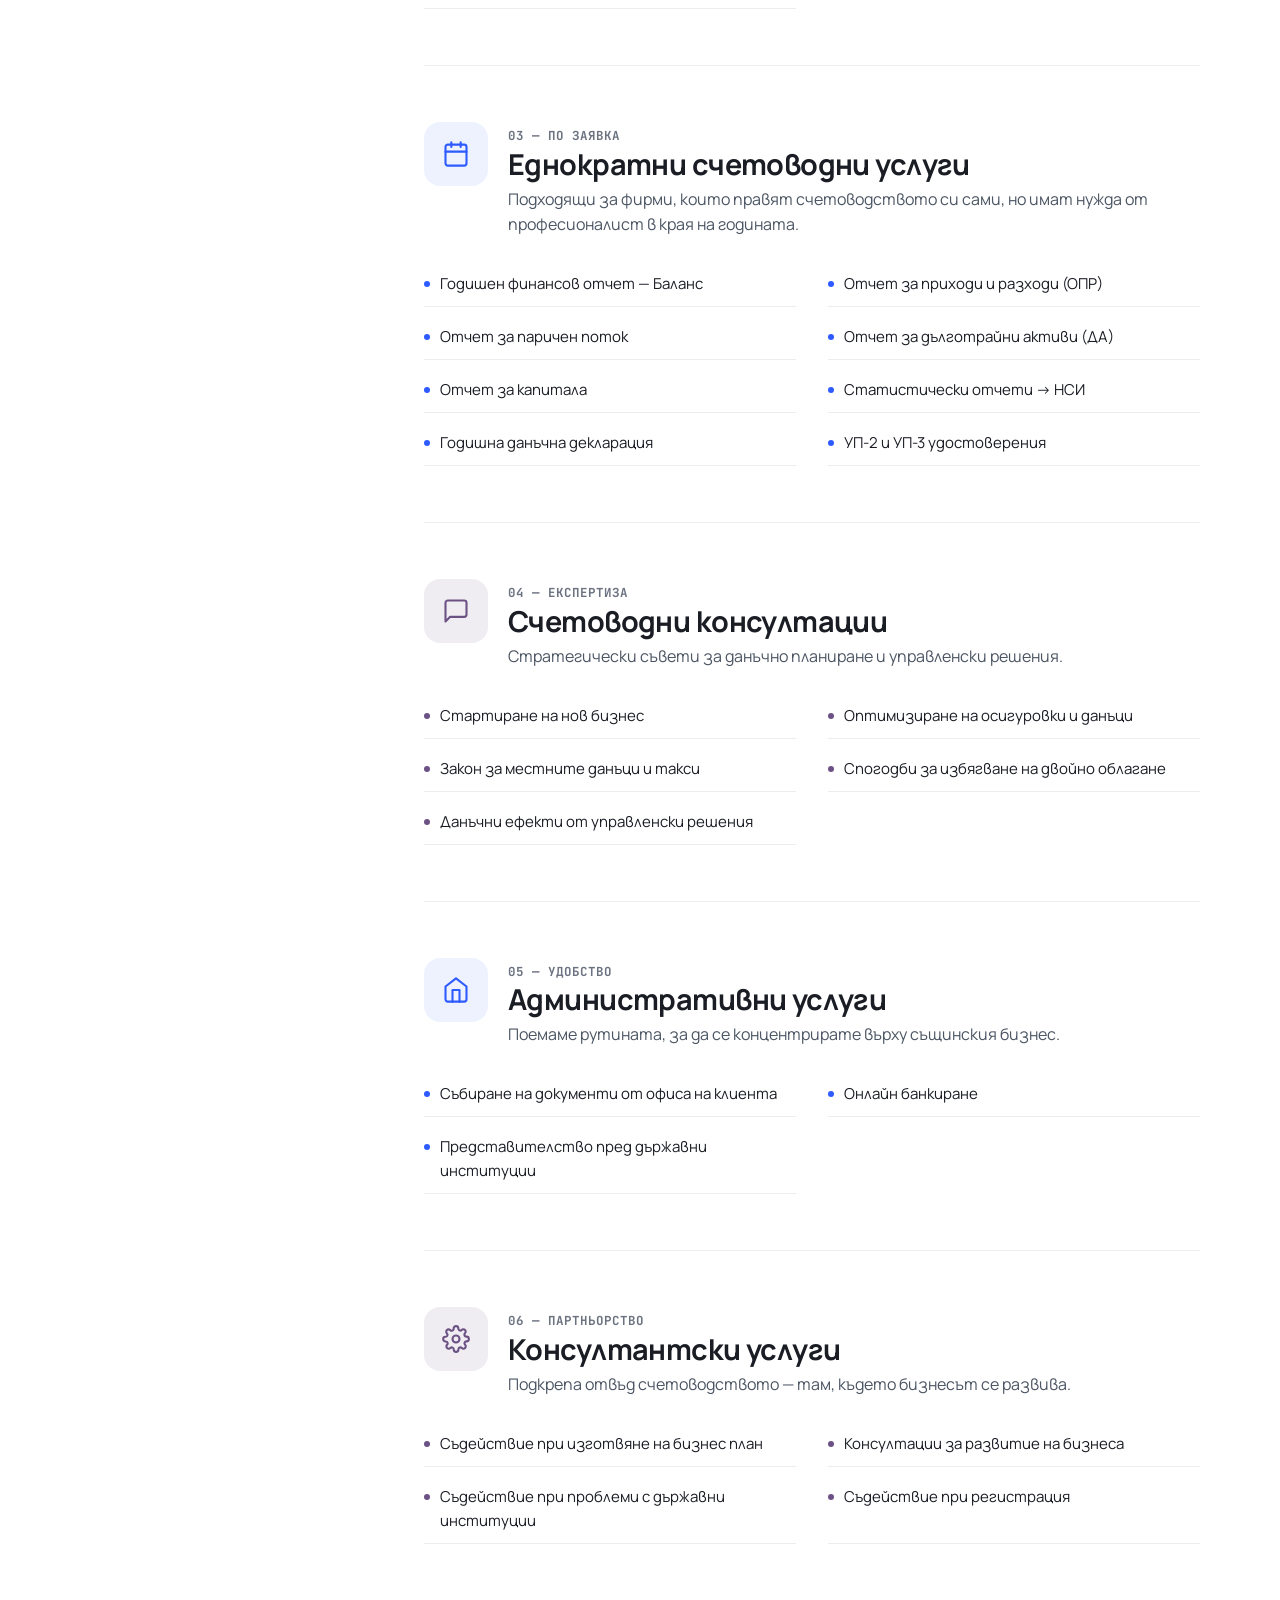
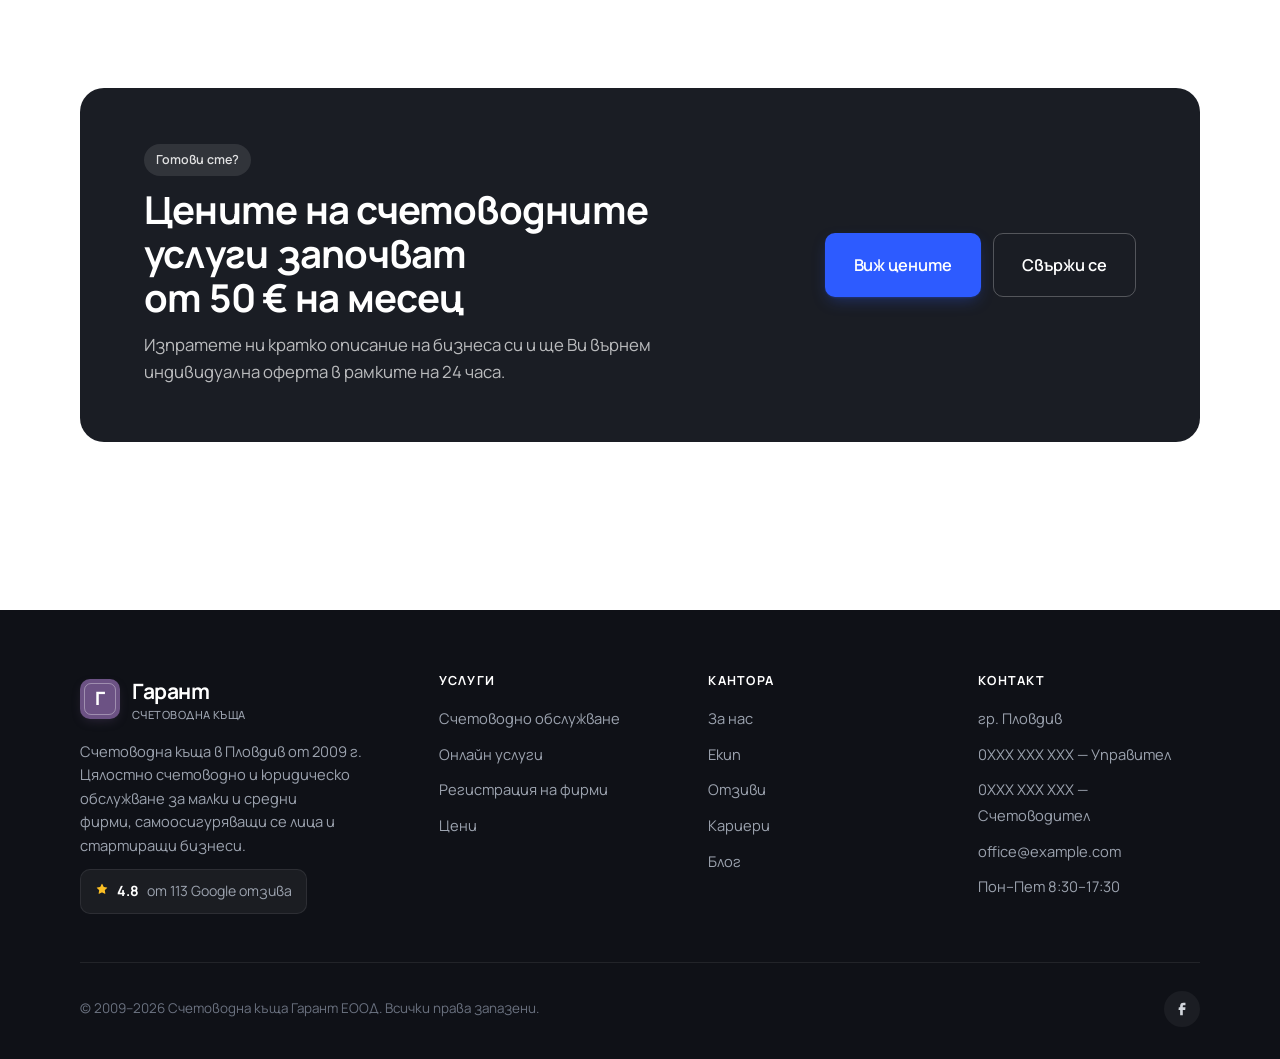
<file: services.html>
<!DOCTYPE html>
<html lang="bg">
<head>
<meta charset="UTF-8" />
<meta name="viewport" content="width=device-width, initial-scale=1" />
<title>Счетоводни услуги в Пловдив — Счетоводна къща Гарант</title>
<meta name="description" content="Абонаментно счетоводно обслужване, ТРЗ, годишно приключване, консултации и регистрация на фирми в Пловдив. Цени от 50 €/мес." />
<link rel="preconnect" href="https://fonts.googleapis.com" />
<link rel="preconnect" href="https://fonts.gstatic.com" crossorigin />
<link href="https://fonts.googleapis.com/css2?family=Manrope:wght@400;500;600;700;800&family=JetBrains+Mono:wght@400;500&display=swap&subset=cyrillic,cyrillic-ext,latin" rel="stylesheet" />
<link rel="stylesheet" href="styles.css" />
<style>
  /* ---- Layout pattern: alternating sticky-side index + content blocks ---- */
  .services-layout {
    display: grid;
    grid-template-columns: 280px 1fr;
    gap: 64px;
    align-items: flex-start;
  }
  @media (max-width: 1000px) { .services-layout { grid-template-columns: 1fr; gap: 32px; } }

  .svc-index {
    position: sticky; top: 180px;
    border-left: 1px solid var(--border);
    padding-left: 20px;
  }
  @media (max-width: 1000px) {
    .svc-index { position: static; border-left: none; padding-left: 0; border-bottom: 1px solid var(--border); padding-bottom: 24px; }
  }
  .svc-index .label { font-size: 0.78rem; font-weight: 700; letter-spacing: 0.1em; text-transform: uppercase; color: var(--text-3); margin-bottom: 14px; }
  .svc-index ol { list-style: none; counter-reset: i; display: flex; flex-direction: column; gap: 2px; }
  .svc-index ol li { counter-increment: i; }
  .svc-index ol a {
    display: flex; gap: 14px; align-items: baseline;
    padding: 10px 0;
    font-size: 0.94rem; color: var(--text-2);
    transition: color 0.15s;
    border-bottom: 1px dashed transparent;
  }
  .svc-index ol a::before {
    content: counter(i, decimal-leading-zero);
    font-family: "JetBrains Mono", monospace;
    font-size: 0.78rem;
    color: var(--text-3);
    flex: 0 0 auto;
  }
  .svc-index ol a:hover { color: var(--text); }
  .svc-index ol a.active { color: var(--accent); font-weight: 600; }
  .svc-index ol a.active::before { color: var(--accent); }

  /* ---- Service blocks ---- */
  .svc-block {
    padding: 56px 0;
    border-bottom: 1px solid var(--border);
    scroll-margin-top: 180px;
  }
  .svc-block:first-child { padding-top: 0; }
  .svc-block:last-child { border-bottom: none; }
  .svc-block .head {
    display: flex; gap: 20px; align-items: flex-start;
    margin-bottom: 24px;
  }
  .svc-block .num {
    flex: 0 0 64px;
    width: 64px; height: 64px;
    border-radius: 16px;
    background: var(--accent-soft);
    color: var(--accent);
    display: inline-flex; align-items: center; justify-content: center;
  }
  .svc-block:nth-of-type(even) .num { background: var(--brand-soft); color: var(--brand); }
  .svc-block .num svg { width: 28px; height: 28px; }
  .svc-block h3 { font-size: clamp(1.4rem, 2.4vw, 1.8rem); margin-bottom: 6px; }
  .svc-block .step-tag { font-size: 0.78rem; font-weight: 700; letter-spacing: 0.08em; color: var(--text-3); text-transform: uppercase; font-family: "JetBrains Mono", monospace; }
  .svc-block ul.detail {
    list-style: none;
    display: grid;
    grid-template-columns: 1fr 1fr;
    gap: 8px 32px;
    margin-top: 12px;
  }
  @media (max-width: 720px) { .svc-block ul.detail { grid-template-columns: 1fr; } }
  .svc-block ul.detail li {
    display: flex; gap: 10px; align-items: flex-start;
    padding: 10px 0;
    border-bottom: 1px solid var(--border);
    font-size: 0.94rem;
    color: var(--text);
  }
  .svc-block ul.detail li::before {
    content: "";
    flex: 0 0 6px;
    width: 6px; height: 6px;
    margin-top: 9px;
    border-radius: 50%;
    background: var(--accent);
  }
  .svc-block:nth-of-type(even) ul.detail li::before { background: var(--brand); }

  /* ---- Bottom CTA block ---- */
  .bottom-cta {
    background: var(--text);
    color: #fff;
    border-radius: 24px;
    padding: 56px clamp(28px, 5vw, 72px);
    display: grid;
    grid-template-columns: minmax(0, 1.4fr) minmax(0, 1fr);
    gap: 32px;
    align-items: center;
  }
  .bottom-cta h2 { color: #fff; font-size: clamp(1.8rem, 3vw, 2.4rem); }
  .bottom-cta p { color: rgba(255,255,255,0.7); font-size: 1.05rem; margin-top: 12px; }
  .bottom-cta .right { display: flex; justify-content: flex-end; gap: 12px; flex-wrap: wrap; }
  @media (max-width: 800px) {
    .bottom-cta { grid-template-columns: 1fr; }
    .bottom-cta .right { justify-content: flex-start; }
  }
</style>
</head>
<body>

<div id="siteHeaderSlot"></div>

<main>
<section class="page-hero" data-screen-label="01 Services hero">
  <div class="container">
    <div class="crumbs reveal">
      <a href="index.html">Начало</a>
      <span class="sep">/</span>
      <span>Счетоводни услуги</span>
    </div>
    <h1 class="reveal" data-delay="100">Счетоводни услуги на достъпни цени в град Пловдив</h1>
    <p class="lead reveal" data-delay="200">Цялостно счетоводно обслужване от <strong style="color:var(--text);">50 €/мес.</strong> — от месечно осчетоводяване и ТРЗ до годишно приключване и юридически консултации.</p>
  </div>
</section>

<section data-screen-label="02 Service detail">
  <div class="container">
    <div class="services-layout">
      <aside class="svc-index" aria-label="Раздели">
        <div class="label">Раздели</div>
        <ol>
          <li><a href="#svc-1">Абонаментно счетоводство</a></li>
          <li><a href="#svc-2">Личен състав и ТРЗ</a></li>
          <li><a href="#svc-3">Еднократни услуги</a></li>
          <li><a href="#svc-4">Счетоводни консултации</a></li>
          <li><a href="#svc-5">Административни услуги</a></li>
          <li><a href="#svc-6">Консултантски услуги</a></li>
        </ol>
      </aside>

      <div>
        <article class="svc-block reveal" id="svc-1">
          <div class="head">
            <div class="num">
              <svg xmlns="http://www.w3.org/2000/svg" viewBox="0 0 24 24" fill="none" stroke="currentColor" stroke-width="1.8" stroke-linecap="round" stroke-linejoin="round"><path d="M14 2H6a2 2 0 0 0-2 2v16a2 2 0 0 0 2 2h12a2 2 0 0 0 2-2V8z"/><polyline points="14 2 14 8 20 8"/><line x1="9" y1="13" x2="15" y2="13"/><line x1="9" y1="17" x2="13" y2="17"/></svg>
            </div>
            <div>
              <span class="step-tag">01 — Основна услуга</span>
              <h3>Абонаментно счетоводно обслужване</h3>
              <p style="margin-top: 6px;">Месечно поддържане на цялата счетоводна и данъчна отчетност на фирмата Ви.</p>
            </div>
          </div>
          <ul class="detail">
            <li>Изготвяне на счетоводна политика</li>
            <li>Изготвяне на индивидуален сметкоплан</li>
            <li>Осчетоводяване на стопански операции</li>
            <li>Месечни справки-декларации по ЗДДС → НАП</li>
            <li>ДДС за внасяне или възстановяване</li>
            <li>ИНТРАСТАТ и VIES декларации</li>
            <li>Справки за НАП, НОИ, НСИ и банки</li>
            <li>Справки за вземания и задължения</li>
            <li>Амортизационни отчисления</li>
            <li>Текущ финансов резултат</li>
          </ul>
        </article>

        <article class="svc-block reveal" id="svc-2">
          <div class="head">
            <div class="num">
              <svg xmlns="http://www.w3.org/2000/svg" viewBox="0 0 24 24" fill="none" stroke="currentColor" stroke-width="1.8" stroke-linecap="round" stroke-linejoin="round"><circle cx="9" cy="7" r="4"/><path d="M3 21v-2a4 4 0 0 1 4-4h4a4 4 0 0 1 4 4v2"/><path d="M16 3.13a4 4 0 0 1 0 7.75"/><path d="M22 21v-2a4 4 0 0 0-3-3.87"/></svg>
            </div>
            <div>
              <span class="step-tag">02 — Хора и заплати</span>
              <h3>Личен състав и работна заплата</h3>
              <p style="margin-top: 6px;">Пълно ТРЗ обслужване — от досие на служителя до ведомости и декларации.</p>
            </div>
          </div>
          <ul class="detail">
            <li>Досиета: трудови и граждански договори</li>
            <li>Длъжностни характеристики и заповеди</li>
            <li>Месечни ведомости → НАП</li>
            <li>Платежни нареждания за осигуровки и данъци</li>
            <li>Предварителни разчети за осигуровки</li>
            <li>Болнични листове → НОИ</li>
            <li>Декларации, служебни бележки, удостоверения</li>
            <li>Консултации при промени в законодателството</li>
            <li>Разчети за работни заплати</li>
          </ul>
        </article>

        <article class="svc-block reveal" id="svc-3">
          <div class="head">
            <div class="num">
              <svg xmlns="http://www.w3.org/2000/svg" viewBox="0 0 24 24" fill="none" stroke="currentColor" stroke-width="1.8" stroke-linecap="round" stroke-linejoin="round"><rect x="3" y="4" width="18" height="18" rx="2"/><path d="M16 2v4M8 2v4M3 10h18"/></svg>
            </div>
            <div>
              <span class="step-tag">03 — По заявка</span>
              <h3>Еднократни счетоводни услуги</h3>
              <p style="margin-top: 6px;">Подходящи за фирми, които правят счетоводството си сами, но имат нужда от професионалист в края на годината.</p>
            </div>
          </div>
          <ul class="detail">
            <li>Годишен финансов отчет — Баланс</li>
            <li>Отчет за приходи и разходи (ОПР)</li>
            <li>Отчет за паричен поток</li>
            <li>Отчет за дълготрайни активи (ДА)</li>
            <li>Отчет за капитала</li>
            <li>Статистически отчети → НСИ</li>
            <li>Годишна данъчна декларация</li>
            <li>УП-2 и УП-3 удостоверения</li>
          </ul>
        </article>

        <article class="svc-block reveal" id="svc-4">
          <div class="head">
            <div class="num">
              <svg xmlns="http://www.w3.org/2000/svg" viewBox="0 0 24 24" fill="none" stroke="currentColor" stroke-width="1.8" stroke-linecap="round" stroke-linejoin="round"><path d="M21 15a2 2 0 0 1-2 2H7l-4 4V5a2 2 0 0 1 2-2h14a2 2 0 0 1 2 2z"/></svg>
            </div>
            <div>
              <span class="step-tag">04 — Експертиза</span>
              <h3>Счетоводни консултации</h3>
              <p style="margin-top: 6px;">Стратегически съвети за данъчно планиране и управленски решения.</p>
            </div>
          </div>
          <ul class="detail">
            <li>Стартиране на нов бизнес</li>
            <li>Оптимизиране на осигуровки и данъци</li>
            <li>Закон за местните данъци и такси</li>
            <li>Спогодби за избягване на двойно облагане</li>
            <li>Данъчни ефекти от управленски решения</li>
          </ul>
        </article>

        <article class="svc-block reveal" id="svc-5">
          <div class="head">
            <div class="num">
              <svg xmlns="http://www.w3.org/2000/svg" viewBox="0 0 24 24" fill="none" stroke="currentColor" stroke-width="1.8" stroke-linecap="round" stroke-linejoin="round"><path d="M3 9l9-7 9 7v11a2 2 0 0 1-2 2H5a2 2 0 0 1-2-2z"/><polyline points="9 22 9 12 15 12 15 22"/></svg>
            </div>
            <div>
              <span class="step-tag">05 — Удобство</span>
              <h3>Административни услуги</h3>
              <p style="margin-top: 6px;">Поемаме рутината, за да се концентрирате върху същинския бизнес.</p>
            </div>
          </div>
          <ul class="detail">
            <li>Събиране на документи от офиса на клиента</li>
            <li>Онлайн банкиране</li>
            <li>Представителство пред държавни институции</li>
          </ul>
        </article>

        <article class="svc-block reveal" id="svc-6">
          <div class="head">
            <div class="num">
              <svg xmlns="http://www.w3.org/2000/svg" viewBox="0 0 24 24" fill="none" stroke="currentColor" stroke-width="1.8" stroke-linecap="round" stroke-linejoin="round"><circle cx="12" cy="12" r="3"/><path d="M19.4 15a1.65 1.65 0 0 0 .33 1.82l.06.06a2 2 0 1 1-2.83 2.83l-.06-.06a1.65 1.65 0 0 0-1.82-.33 1.65 1.65 0 0 0-1 1.51V21a2 2 0 0 1-4 0v-.09a1.65 1.65 0 0 0-1-1.51 1.65 1.65 0 0 0-1.82.33l-.06.06a2 2 0 1 1-2.83-2.83l.06-.06a1.65 1.65 0 0 0 .33-1.82 1.65 1.65 0 0 0-1.51-1H3a2 2 0 0 1 0-4h.09a1.65 1.65 0 0 0 1.51-1 1.65 1.65 0 0 0-.33-1.82l-.06-.06a2 2 0 1 1 2.83-2.83l.06.06a1.65 1.65 0 0 0 1.82.33H9a1.65 1.65 0 0 0 1-1.51V3a2 2 0 0 1 4 0v.09a1.65 1.65 0 0 0 1 1.51 1.65 1.65 0 0 0 1.82-.33l.06-.06a2 2 0 1 1 2.83 2.83l-.06.06a1.65 1.65 0 0 0-.33 1.82V9a1.65 1.65 0 0 0 1.51 1H21a2 2 0 0 1 0 4h-.09a1.65 1.65 0 0 0-1.51 1z"/></svg>
            </div>
            <div>
              <span class="step-tag">06 — Партньорство</span>
              <h3>Консултантски услуги</h3>
              <p style="margin-top: 6px;">Подкрепа отвъд счетоводството — там, където бизнесът се развива.</p>
            </div>
          </div>
          <ul class="detail">
            <li>Съдействие при изготвяне на бизнес план</li>
            <li>Консултации за развитие на бизнеса</li>
            <li>Съдействие при проблеми с държавни институции</li>
            <li>Съдействие при регистрация</li>
          </ul>
        </article>
      </div>
    </div>
  </div>
</section>

<section style="padding-top: 0;">
  <div class="container">
    <div class="bottom-cta reveal">
      <div>
        <span class="tag" style="background: rgba(255,255,255,0.1); color: rgba(255,255,255,0.85);">Готови сте?</span>
        <h2 class="mt-12">Цените на счетоводните услуги започват от 50 € на месец</h2>
        <p>Изпратете ни кратко описание на бизнеса си и ще Ви върнем индивидуална оферта в рамките на 24 часа.</p>
      </div>
      <div class="right">
        <a href="prices.html" class="btn btn-primary btn-lg">Виж цените</a>
        <a href="contact.html" class="btn btn-ghost btn-lg" style="background: transparent; color: #fff; border-color: rgba(255,255,255,0.25);">Свържи се</a>
      </div>
    </div>
  </div>
</section>
</main>

<div id="siteFooterSlot"></div>
<div id="floatingContactSlot"></div>

<script src="site.js"></script>
<script>
  bootSite("services");
  // Highlight active section in side index
  const ids = ["svc-1","svc-2","svc-3","svc-4","svc-5","svc-6"];
  const links = ids.map(id => document.querySelector('.svc-index a[href="#'+id+'"]'));
  const obs = new IntersectionObserver((entries) => {
    entries.forEach(e => {
      if (e.isIntersecting) {
        links.forEach(l => l && l.classList.remove("active"));
        const link = document.querySelector('.svc-index a[href="#'+e.target.id+'"]');
        if (link) link.classList.add("active");
      }
    });
  }, { rootMargin: "-30% 0px -55% 0px" });
  ids.forEach(id => { const el = document.getElementById(id); if (el) obs.observe(el); });
</script>
</body>
</html>
</file>
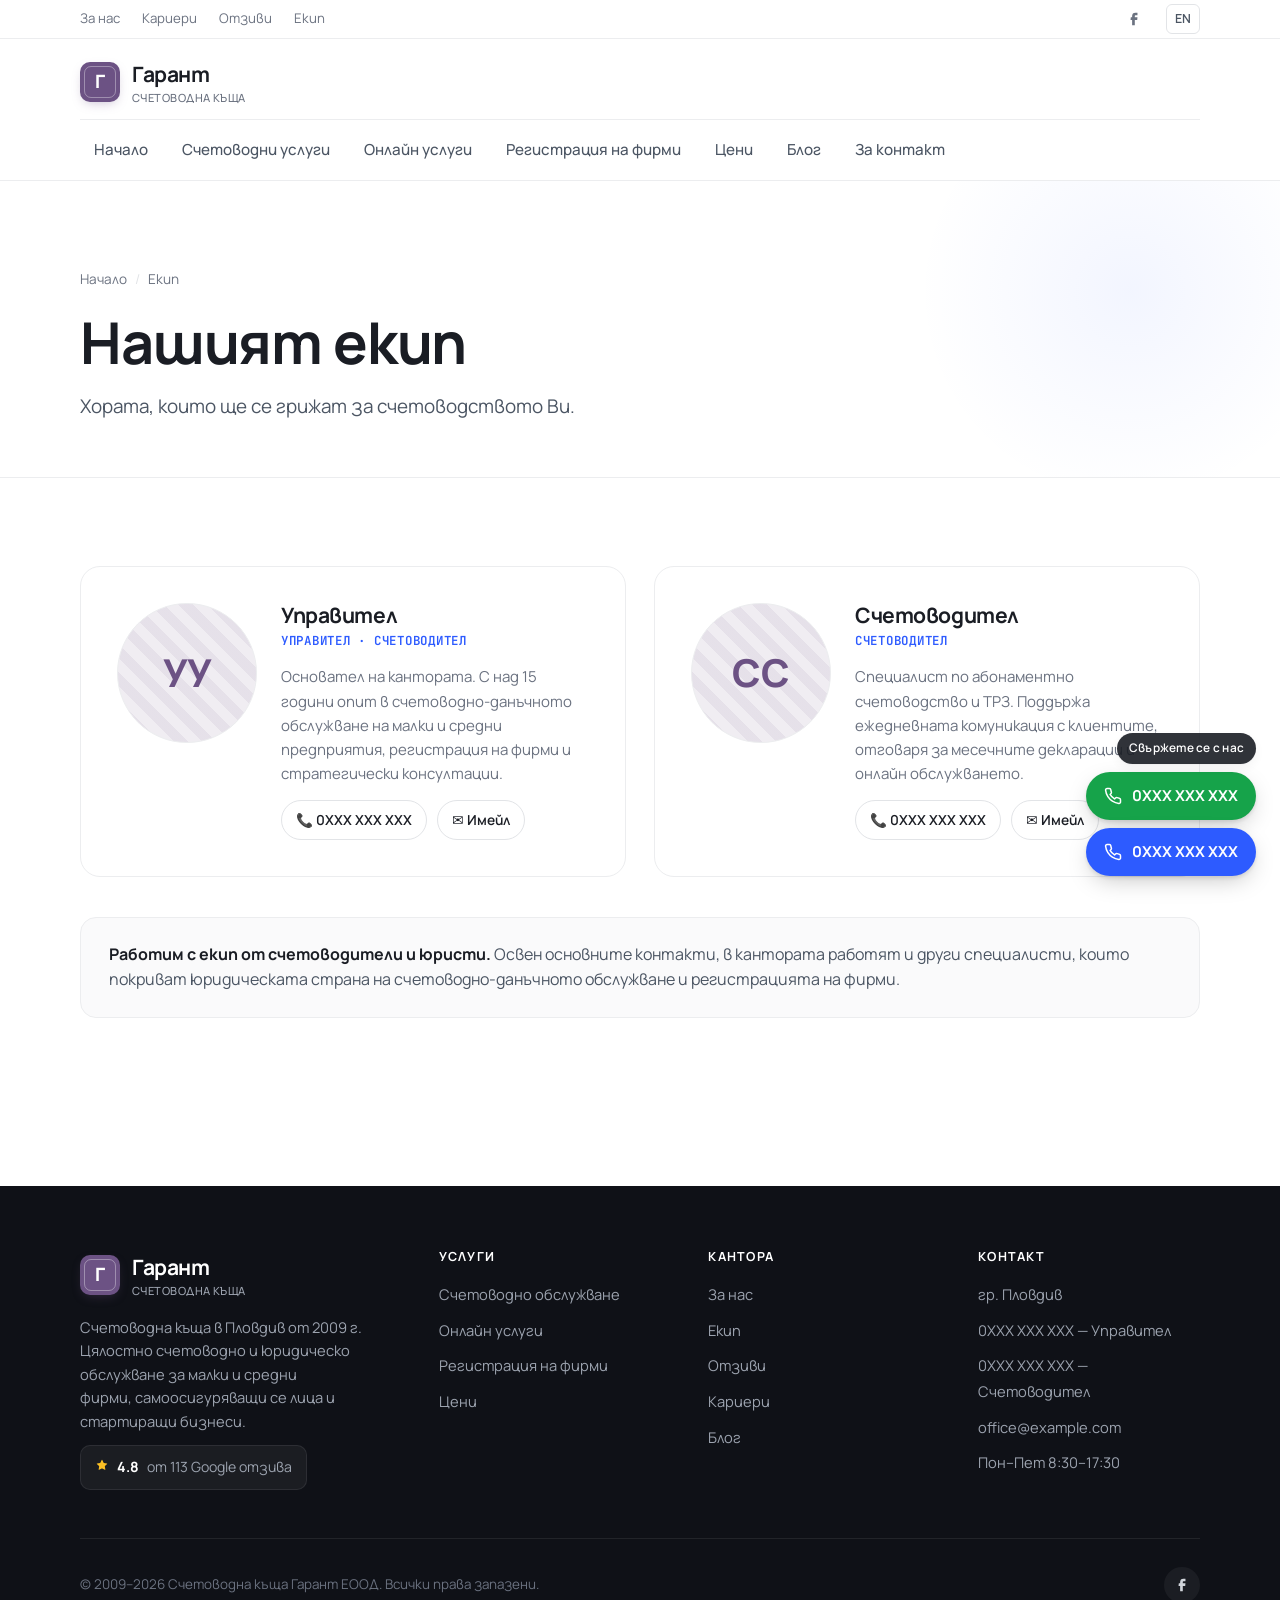
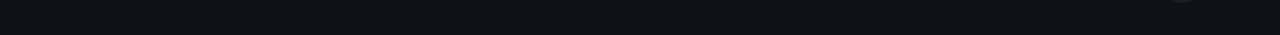
<file: team.html>
<!DOCTYPE html>
<html lang="bg">
<head>
<meta charset="UTF-8" />
<meta name="viewport" content="width=device-width, initial-scale=1" />
<title>Екип — Счетоводна къща Гарант, Пловдив</title>
<meta name="description" content="Запознайте се с екипа на Счетоводна къща Гарант — счетоводители и юристи в Пловдив, нашия екип." />
<link rel="preconnect" href="https://fonts.googleapis.com" />
<link rel="preconnect" href="https://fonts.gstatic.com" crossorigin />
<link href="https://fonts.googleapis.com/css2?family=Manrope:wght@400;500;600;700;800&family=JetBrains+Mono:wght@400;500&display=swap&subset=cyrillic,cyrillic-ext,latin" rel="stylesheet" />
<link rel="stylesheet" href="styles.css" />
<style>
  .team-grid { display: grid; grid-template-columns: repeat(2, 1fr); gap: 28px; }
  @media (max-width: 800px) { .team-grid { grid-template-columns: 1fr; } }
  .member {
    background: #fff;
    border: 1px solid var(--border);
    border-radius: 20px;
    padding: 36px;
    display: grid;
    grid-template-columns: 140px 1fr;
    gap: 24px;
    align-items: start;
    transition: transform 0.2s, box-shadow 0.25s;
  }
  .member:hover { transform: translateY(-3px); box-shadow: var(--shadow-lg); }
  @media (max-width: 560px) { .member { grid-template-columns: 1fr; text-align: left; } }
  .member .avatar {
    width: 140px; height: 140px;
    border-radius: 50%;
    background:
      repeating-linear-gradient(45deg, rgba(108,82,132,0.08) 0 10px, transparent 10px 20px),
      var(--brand-soft);
    display: flex; align-items: center; justify-content: center;
    color: var(--brand);
    font-size: 2.4rem;
    font-weight: 800;
    border: 1px solid var(--border);
  }
  .member h3 { font-size: 1.32rem; margin-bottom: 4px; }
  .member .role {
    font-family: "JetBrains Mono", monospace;
    font-size: 0.78rem;
    letter-spacing: 0.06em;
    color: var(--accent);
    text-transform: uppercase;
    font-weight: 600;
    margin-bottom: 14px;
  }
  .member p { font-size: 0.94rem; color: var(--text-3); }
  .member .contact { margin-top: 14px; display: flex; gap: 10px; flex-wrap: wrap; }
  .member .contact a {
    display: inline-flex; align-items: center; gap: 6px;
    padding: 8px 14px;
    border: 1px solid var(--border-2);
    border-radius: 999px;
    font-size: 0.86rem;
    font-weight: 600;
    transition: border-color 0.15s, color 0.15s;
  }
  .member .contact a:hover { border-color: var(--text); }
  .team-note {
    margin-top: 40px;
    padding: 24px 28px;
    background: var(--bg-alt);
    border-radius: 16px;
    color: var(--text-2);
    font-size: 1rem;
    border: 1px solid var(--border);
  }
</style>
</head>
<body>
<div id="siteHeaderSlot"></div>

<main>
<section class="page-hero" data-screen-label="01 Team hero">
  <div class="container">
    <div class="crumbs reveal"><a href="index.html">Начало</a><span class="sep">/</span><span>Екип</span></div>
    <h1 class="reveal" data-delay="100">Нашият екип</h1>
    <p class="lead reveal" data-delay="200">Хората, които ще се грижат за счетоводството Ви.</p>
  </div>
</section>

<section data-screen-label="02 Team">
  <div class="container">
    <div class="team-grid">
      <div class="member reveal">
        <div class="avatar" aria-label="Снимка на Управител">УУ</div>
        <div>
          <h3>Управител</h3>
          <div class="role">Управител · Счетоводител</div>
          <p>Основател на кантората. С над 15 години опит в счетоводно-данъчното обслужване на малки и средни предприятия, регистрация на фирми и стратегически консултации.</p>
          <div class="contact">
            <a href="tel:+359XXXXXXXXX">📞 0XXX XXX XXX</a>
            <a href="mailto:office@example.com">✉ Имейл</a>
          </div>
        </div>
      </div>

      <div class="member reveal" data-delay="100">
        <div class="avatar" aria-label="Снимка на Счетоводител">СС</div>
        <div>
          <h3>Счетоводител</h3>
          <div class="role">Счетоводител</div>
          <p>Специалист по абонаментно счетоводство и ТРЗ. Поддържа ежедневната комуникация с клиентите, отговаря за месечните декларации и онлайн обслужването.</p>
          <div class="contact">
            <a href="tel:+359XXXXXXXXX">📞 0XXX XXX XXX</a>
            <a href="mailto:office@example.com">✉ Имейл</a>
          </div>
        </div>
      </div>
    </div>

    <div class="team-note reveal" data-delay="200">
      <strong style="color: var(--text);">Работим с екип от счетоводители и юристи.</strong> Освен основните контакти, в кантората работят и други специалисти, които покриват юридическата страна на счетоводно-данъчното обслужване и регистрацията на фирми.
    </div>
  </div>
</section>
</main>

<div id="siteFooterSlot"></div>
<div id="floatingContactSlot"></div>

<script src="site.js"></script>
<script>bootSite("team");</script>
</body>
</html>
</file>
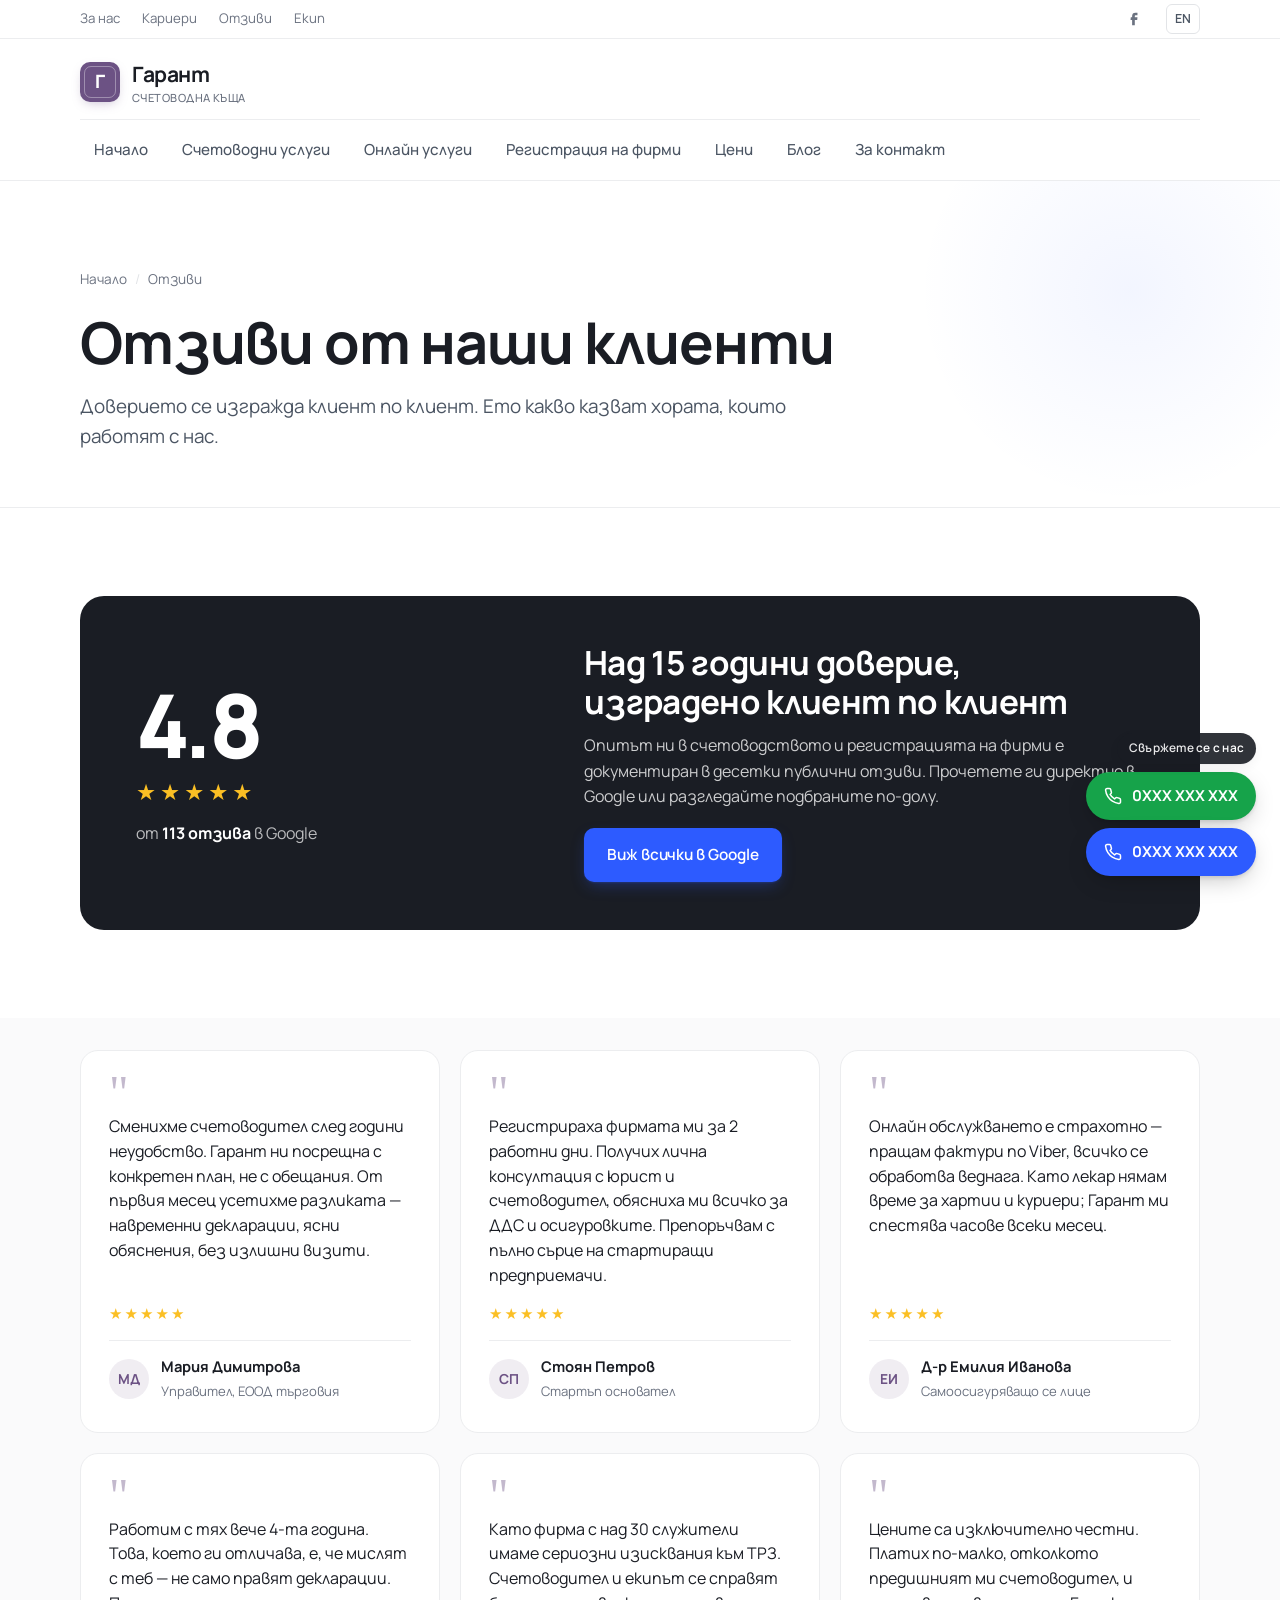
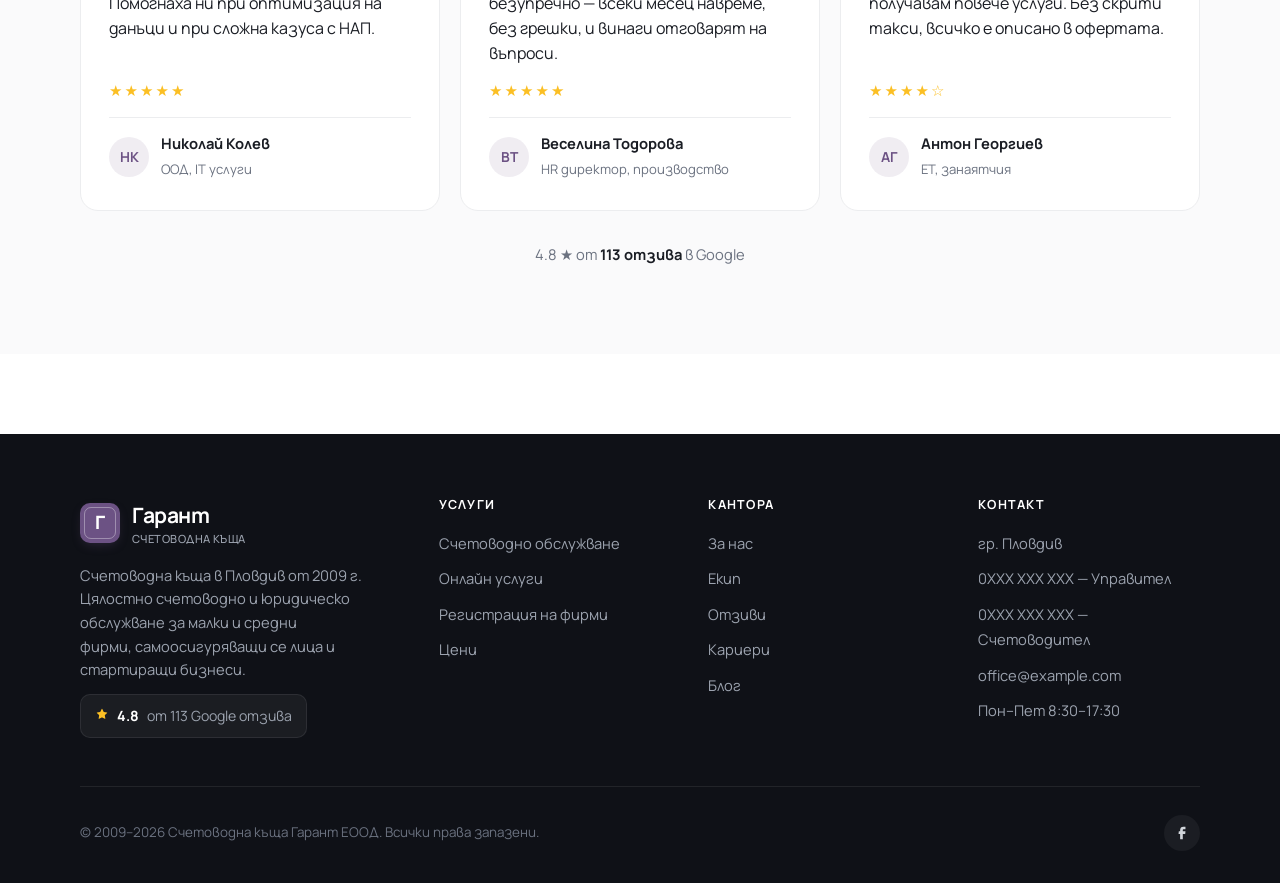
<file: testimonials.html>
<!DOCTYPE html>
<html lang="bg">
<head>
<meta charset="UTF-8" />
<meta name="viewport" content="width=device-width, initial-scale=1" />
<title>Отзиви — Счетоводна къща Гарант, Пловдив</title>
<meta name="description" content="Отзиви от клиенти на Счетоводна къща Гарант. 4.8 ★ от 113 отзива в Google." />
<link rel="preconnect" href="https://fonts.googleapis.com" />
<link rel="preconnect" href="https://fonts.gstatic.com" crossorigin />
<link href="https://fonts.googleapis.com/css2?family=Manrope:wght@400;500;600;700;800&family=JetBrains+Mono:wght@400;500&display=swap&subset=cyrillic,cyrillic-ext,latin" rel="stylesheet" />
<link rel="stylesheet" href="styles.css" />
<style>
  .rating-hero {
    background: var(--text);
    color: #fff;
    border-radius: 24px;
    padding: 48px clamp(28px, 5vw, 56px);
    display: grid;
    grid-template-columns: minmax(0, 1fr) minmax(0, 1.4fr);
    gap: 48px;
    align-items: center;
  }
  @media (max-width: 800px) { .rating-hero { grid-template-columns: 1fr; gap: 24px; } }
  .rating-hero .big {
    font-size: 5.5rem; font-weight: 800; letter-spacing: -0.04em; line-height: 1;
    color: #fff;
  }
  .rating-hero .stars-row { color: #fbbf24; font-size: 1.4rem; letter-spacing: 4px; margin: 6px 0 12px; }
  .rating-hero .sub { color: rgba(255,255,255,0.7); font-size: 1rem; }
  .rating-hero h2 { color: #fff; font-size: clamp(1.6rem, 2.6vw, 2.2rem); }
  .rating-hero p { color: rgba(255,255,255,0.78); margin-top: 12px; }

  .testimonial-grid { display: grid; grid-template-columns: repeat(3, 1fr); gap: 20px; }
  @media (max-width: 900px) { .testimonial-grid { grid-template-columns: repeat(2, 1fr); } }
  @media (max-width: 600px) { .testimonial-grid { grid-template-columns: 1fr; } }
  .testimonial {
    background: #fff;
    border: 1px solid var(--border);
    border-radius: 18px;
    padding: 28px;
    display: flex; flex-direction: column; gap: 14px;
    transition: transform 0.2s, box-shadow 0.25s;
  }
  .testimonial:hover { transform: translateY(-3px); box-shadow: var(--shadow-lg); }
  .testimonial .quote-mark {
    font-size: 3rem;
    line-height: 0.6;
    color: var(--brand);
    opacity: 0.4;
    font-family: serif;
    margin-bottom: -8px;
  }
  .testimonial blockquote { font-size: 1rem; color: var(--text); line-height: 1.55; flex: 1; }
  .testimonial .author {
    display: flex; align-items: center; gap: 12px;
    margin-top: auto;
    padding-top: 14px;
    border-top: 1px solid var(--border);
  }
  .testimonial .author .av {
    width: 40px; height: 40px;
    border-radius: 50%;
    background: var(--brand-soft);
    color: var(--brand);
    display: inline-flex; align-items: center; justify-content: center;
    font-weight: 700;
    font-size: 0.86rem;
  }
  .testimonial .author strong { display: block; font-size: 0.92rem; color: var(--text); }
  .testimonial .author span { font-size: 0.82rem; color: var(--text-3); }
</style>
</head>
<body>
<div id="siteHeaderSlot"></div>

<main>
<section class="page-hero" data-screen-label="01 Testimonials hero">
  <div class="container">
    <div class="crumbs reveal"><a href="index.html">Начало</a><span class="sep">/</span><span>Отзиви</span></div>
    <h1 class="reveal" data-delay="100">Отзиви от наши клиенти</h1>
    <p class="lead reveal" data-delay="200">Доверието се изгражда клиент по клиент. Ето какво казват хората, които работят с нас.</p>
  </div>
</section>

<section data-screen-label="02 Rating">
  <div class="container">
    <div class="rating-hero reveal">
      <div>
        <div class="big">4.8</div>
        <div class="stars-row">★★★★★</div>
        <div class="sub">от <strong style="color:#fff;">113 отзива</strong> в Google</div>
      </div>
      <div>
        <h2>Над 15 години доверие, изградено клиент по клиент</h2>
        <p>Опитът ни в счетоводството и регистрацията на фирми е документиран в десетки публични отзиви. Прочетете ги директно в Google или разгледайте подбраните по-долу.</p>
        <a href="https://www.google.com/search?q=Счетоводна+къща+Гарант+Пловдив" target="_blank" rel="noopener" class="btn btn-primary" style="margin-top: 18px;">Виж всички в Google</a>
      </div>
    </div>
  </div>
</section>

<section class="section-alt" style="padding-top: 32px;" data-screen-label="03 Stories">
  <div class="container">
    <div class="testimonial-grid">
      <div class="testimonial reveal">
        <span class="quote-mark">"</span>
        <blockquote>Сменихме счетоводител след години неудобство. Гарант ни посрещна с конкретен план, не с обещания. От първия месец усетихме разликата — навременни декларации, ясни обяснения, без излишни визити.</blockquote>
        <div class="stars-row">★★★★★</div>
        <div class="author">
          <span class="av">МД</span>
          <div><strong>Мария Димитрова</strong><span>Управител, ЕООД търговия</span></div>
        </div>
      </div>

      <div class="testimonial reveal" data-delay="100">
        <span class="quote-mark">"</span>
        <blockquote>Регистрираха фирмата ми за 2 работни дни. Получих лична консултация с юрист и счетоводител, обясниха ми всичко за ДДС и осигуровките. Препоръчвам с пълно сърце на стартиращи предприемачи.</blockquote>
        <div class="stars-row">★★★★★</div>
        <div class="author">
          <span class="av">СП</span>
          <div><strong>Стоян Петров</strong><span>Стартъп основател</span></div>
        </div>
      </div>

      <div class="testimonial reveal" data-delay="200">
        <span class="quote-mark">"</span>
        <blockquote>Онлайн обслужването е страхотно — пращам фактури по Viber, всичко се обработва веднага. Като лекар нямам време за хартии и куриери; Гарант ми спестява часове всеки месец.</blockquote>
        <div class="stars-row">★★★★★</div>
        <div class="author">
          <span class="av">ЕИ</span>
          <div><strong>Д-р Емилия Иванова</strong><span>Самоосигуряващо се лице</span></div>
        </div>
      </div>

      <div class="testimonial reveal">
        <span class="quote-mark">"</span>
        <blockquote>Работим с тях вече 4-та година. Това, което ги отличава, е, че мислят с теб — не само правят декларации. Помогнаха ни при оптимизация на данъци и при сложна казуса с НАП.</blockquote>
        <div class="stars-row">★★★★★</div>
        <div class="author">
          <span class="av">НК</span>
          <div><strong>Николай Колев</strong><span>ООД, IT услуги</span></div>
        </div>
      </div>

      <div class="testimonial reveal" data-delay="100">
        <span class="quote-mark">"</span>
        <blockquote>Като фирма с над 30 служители имаме сериозни изисквания към ТРЗ. Счетоводител и екипът се справят безупречно — всеки месец навреме, без грешки, и винаги отговарят на въпроси.</blockquote>
        <div class="stars-row">★★★★★</div>
        <div class="author">
          <span class="av">ВТ</span>
          <div><strong>Веселина Тодорова</strong><span>HR директор, производство</span></div>
        </div>
      </div>

      <div class="testimonial reveal" data-delay="200">
        <span class="quote-mark">"</span>
        <blockquote>Цените са изключително честни. Платих по-малко, отколкото предишният ми счетоводител, и получавам повече услуги. Без скрити такси, всичко е описано в офертата.</blockquote>
        <div class="stars-row">★★★★☆</div>
        <div class="author">
          <span class="av">АГ</span>
          <div><strong>Антон Георгиев</strong><span>ЕТ, занаятчия</span></div>
        </div>
      </div>
    </div>

    <p style="text-align: center; margin-top: 32px; color: var(--text-3); font-size: 0.92rem;">4.8 ★ от <strong style="color: var(--text);">113 отзива</strong> в Google</p>
  </div>
</section>
</main>

<div id="siteFooterSlot"></div>
<div id="floatingContactSlot"></div>

<script src="site.js"></script>
<script>bootSite("testimonials");</script>
</body>
</html>
</file>
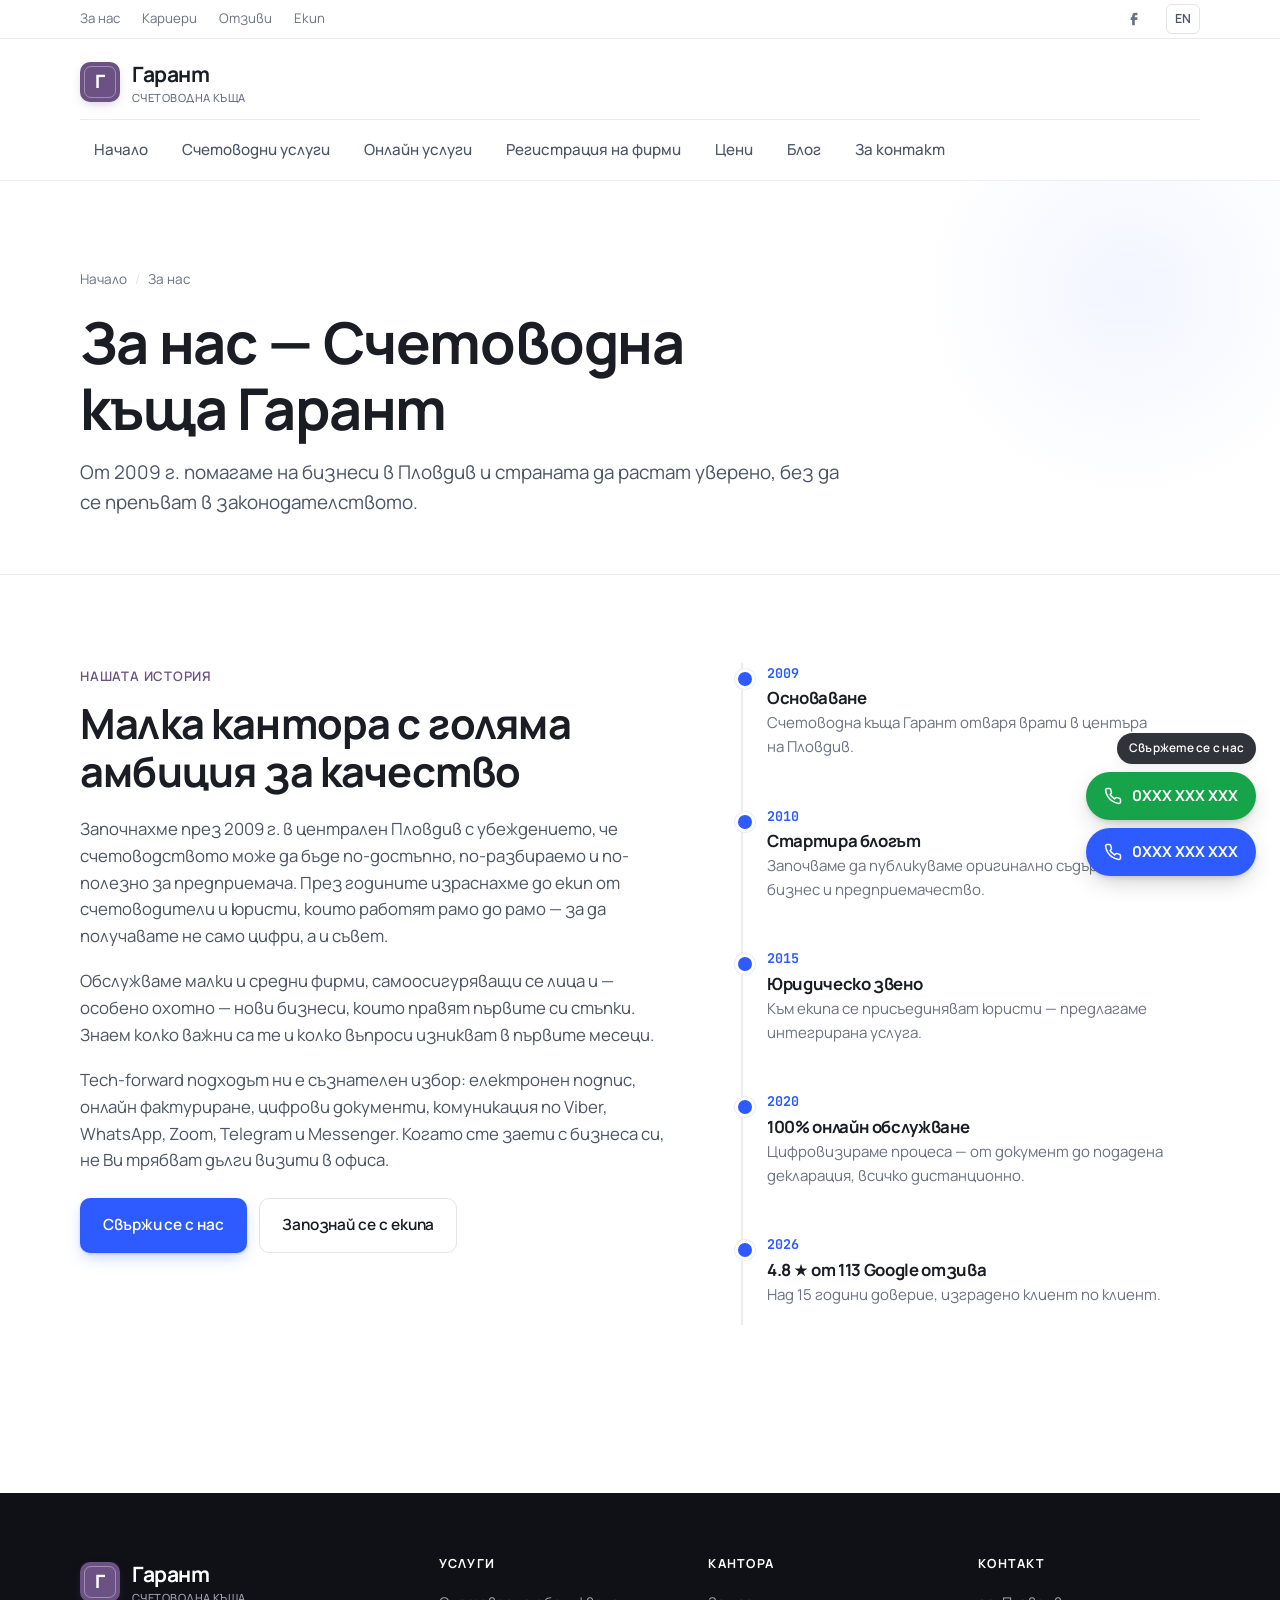
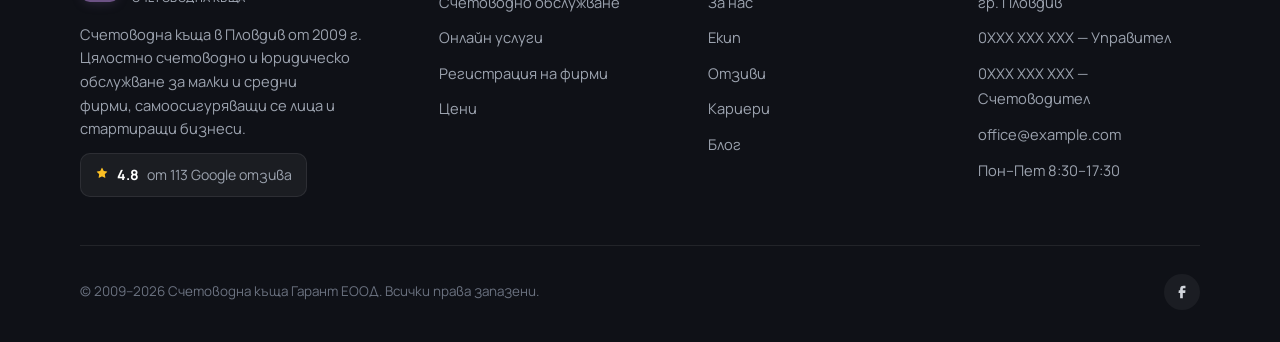
<file: za-nas.html>
<!DOCTYPE html>
<html lang="bg">
<head>
<meta charset="UTF-8" />
<meta name="viewport" content="width=device-width, initial-scale=1" />
<title>За нас — Счетоводна къща Гарант</title>
<meta name="description" content="Счетоводна къща Гарант — основана 2009 г. в Пловдив. Екип от счетоводители и юристи, tech-forward подход, индивидуално отношение." />
<link rel="preconnect" href="https://fonts.googleapis.com" />
<link rel="preconnect" href="https://fonts.gstatic.com" crossorigin />
<link href="https://fonts.googleapis.com/css2?family=Manrope:wght@400;500;600;700;800&family=JetBrains+Mono:wght@400;500&display=swap&subset=cyrillic,cyrillic-ext,latin" rel="stylesheet" />
<link rel="stylesheet" href="styles.css" />
<style>
  .about-grid-2 {
    display: grid;
    grid-template-columns: minmax(0, 1.3fr) minmax(0, 1fr);
    gap: 64px;
    align-items: start;
  }
  @media (max-width: 900px) { .about-grid-2 { grid-template-columns: 1fr; gap: 40px; } }
  .about-grid-2 p { font-size: 1.05rem; color: var(--text-2); margin-bottom: 18px; }
  .timeline {
    border-left: 2px solid var(--border);
    padding-left: 24px;
    display: flex; flex-direction: column; gap: 28px;
  }
  .timeline .item { position: relative; }
  .timeline .item::before {
    content: "";
    position: absolute;
    left: -32px; top: 6px;
    width: 14px; height: 14px;
    border-radius: 50%;
    background: var(--accent);
    border: 3px solid #fff;
    box-shadow: 0 0 0 1px var(--border);
  }
  .timeline .y { font-family: "JetBrains Mono", monospace; font-size: 0.84rem; color: var(--accent); font-weight: 700; }
  .timeline h4 { font-size: 1.05rem; margin: 4px 0 4px; }
  .timeline p { font-size: 0.94rem; color: var(--text-3); }
</style>
</head>
<body>
<div id="siteHeaderSlot"></div>

<main>
<section class="page-hero" data-screen-label="01 About hero">
  <div class="container">
    <div class="crumbs reveal"><a href="index.html">Начало</a><span class="sep">/</span><span>За нас</span></div>
    <h1 class="reveal" data-delay="100">За нас — Счетоводна къща Гарант</h1>
    <p class="lead reveal" data-delay="200">От 2009 г. помагаме на бизнеси в Пловдив и страната да растат уверено, без да се препъват в законодателството.</p>
  </div>
</section>

<section data-screen-label="02 Story">
  <div class="container">
    <div class="about-grid-2">
      <div class="reveal">
        <span class="eyebrow brand">Нашата история</span>
        <h2 class="mt-12">Малка кантора с голяма амбиция за качество</h2>
        <p class="mt-20">Започнахме през 2009 г. в централен Пловдив с убеждението, че счетоводството може да бъде по-достъпно, по-разбираемо и по-полезно за предприемача. През годините израснахме до екип от счетоводители и юристи, които работят рамо до рамо — за да получавате не само цифри, а и съвет.</p>
        <p>Обслужваме малки и средни фирми, самоосигуряващи се лица и — особено охотно — нови бизнеси, които правят първите си стъпки. Знаем колко важни са те и колко въпроси изникват в първите месеци.</p>
        <p>Tech-forward подходът ни е съзнателен избор: електронен подпис, онлайн фактуриране, цифрови документи, комуникация по Viber, WhatsApp, Zoom, Telegram и Messenger. Когато сте заети с бизнеса си, не Ви трябват дълги визити в офиса.</p>
        <div style="display: flex; gap: 12px; flex-wrap: wrap; margin-top: 24px;">
          <a href="contact.html" class="btn btn-primary">Свържи се с нас</a>
          <a href="team.html" class="btn btn-ghost">Запознай се с екипа</a>
        </div>
      </div>

      <div class="reveal" data-delay="100">
        <div class="timeline">
          <div class="item">
            <div class="y">2009</div>
            <h4>Основаване</h4>
            <p>Счетоводна къща Гарант отваря врати в центъра на Пловдив.</p>
          </div>
          <div class="item">
            <div class="y">2010</div>
            <h4>Стартира блогът</h4>
            <p>Започваме да публикуваме оригинално съдържание за бизнес и предприемачество.</p>
          </div>
          <div class="item">
            <div class="y">2015</div>
            <h4>Юридическо звено</h4>
            <p>Към екипа се присъединяват юристи — предлагаме интегрирана услуга.</p>
          </div>
          <div class="item">
            <div class="y">2020</div>
            <h4>100% онлайн обслужване</h4>
            <p>Цифровизираме процеса — от документ до подадена декларация, всичко дистанционно.</p>
          </div>
          <div class="item">
            <div class="y">2026</div>
            <h4>4.8 ★ от 113 Google отзива</h4>
            <p>Над 15 години доверие, изградено клиент по клиент.</p>
          </div>
        </div>
      </div>
    </div>
  </div>
</section>
</main>

<div id="siteFooterSlot"></div>
<div id="floatingContactSlot"></div>

<script src="site.js"></script>
<script>bootSite("about");</script>
</body>
</html>
</file>
<file: styles.css>
/* ============================================
   Счетоводна къща Гарант — shared styles
   ============================================ */

:root {
  --bg: #ffffff;
  --bg-alt: #fafafb;
  --bg-soft: #f5f6f8;
  --text: #1a1d24;
  --text-2: #4b5563;
  --text-3: #6b7280;
  --border: #ecedef;
  --border-2: #e2e4e7;
  --accent: #2d5bff;
  --accent-2: #1e44d6;
  --accent-soft: rgba(45, 91, 255, 0.08);
  --brand: #6c5284;
  --brand-soft: rgba(108, 82, 132, 0.1);
  --green: #16a34a;
  --warn: #f59e0b;
  --shadow-sm: 0 1px 2px rgba(15, 23, 42, 0.04), 0 1px 1px rgba(15, 23, 42, 0.03);
  --shadow: 0 4px 14px rgba(15, 23, 42, 0.06), 0 1px 2px rgba(15, 23, 42, 0.04);
  --shadow-lg: 0 24px 48px -16px rgba(15, 23, 42, 0.16), 0 8px 16px -8px rgba(15, 23, 42, 0.06);
  --radius-sm: 8px;
  --radius: 12px;
  --radius-lg: 16px;
  --radius-xl: 24px;
  --max: 1200px;
  --gutter: clamp(20px, 4vw, 40px);
  --font: "Manrope", "Plus Jakarta Sans", -apple-system, BlinkMacSystemFont, "Segoe UI", system-ui, sans-serif;
}

* { box-sizing: border-box; margin: 0; padding: 0; }
html { scroll-behavior: smooth; }
body {
  font-family: var(--font);
  font-size: 16px;
  line-height: 1.6;
  color: var(--text);
  background: var(--bg);
  -webkit-font-smoothing: antialiased;
  -moz-osx-font-smoothing: grayscale;
  text-rendering: optimizeLegibility;
}
img { max-width: 100%; display: block; }
a { color: inherit; text-decoration: none; }
button { font-family: inherit; cursor: pointer; border: none; background: none; color: inherit; }
input, textarea, select { font-family: inherit; font-size: inherit; color: inherit; }

/* ---------- Container ---------- */
.container { max-width: var(--max); margin: 0 auto; padding: 0 var(--gutter); }
.container-wide { max-width: 1320px; margin: 0 auto; padding: 0 var(--gutter); }

/* ---------- Typography ---------- */
h1, h2, h3, h4 { line-height: 1.15; letter-spacing: -0.02em; font-weight: 700; color: var(--text); text-wrap: balance; }
h1 { font-size: clamp(2.2rem, 4.6vw, 3.6rem); }
h2 { font-size: clamp(1.8rem, 3.4vw, 2.6rem); }
h3 { font-size: clamp(1.2rem, 2vw, 1.4rem); }
h4 { font-size: 1.05rem; }
p { text-wrap: pretty; color: var(--text-2); }
.eyebrow {
  display: inline-block;
  font-size: 0.82rem;
  font-weight: 600;
  letter-spacing: 0.06em;
  text-transform: uppercase;
  color: var(--accent);
}
.eyebrow.brand { color: var(--brand); }
.lead { font-size: 1.12rem; color: var(--text-2); max-width: 60ch; }

/* ---------- Buttons ---------- */
.btn {
  display: inline-flex;
  align-items: center;
  justify-content: center;
  gap: 8px;
  padding: 14px 22px;
  border-radius: 10px;
  font-size: 0.96rem;
  font-weight: 600;
  letter-spacing: -0.005em;
  transition: transform 0.15s ease, box-shadow 0.2s ease, background 0.2s ease, color 0.2s ease, border-color 0.2s ease;
  white-space: nowrap;
  border: 1px solid transparent;
  cursor: pointer;
}
.btn-primary {
  background: var(--accent);
  color: #fff;
  box-shadow: 0 6px 16px -4px rgba(45, 91, 255, 0.35), 0 1px 2px rgba(45, 91, 255, 0.2);
}
.btn-primary:hover { background: var(--accent-2); transform: translateY(-1px); box-shadow: 0 10px 24px -6px rgba(45, 91, 255, 0.45); }
.btn-ghost {
  background: #fff;
  color: var(--text);
  border-color: var(--border-2);
}
.btn-ghost:hover { border-color: var(--text); transform: translateY(-1px); }
.btn-dark {
  background: var(--text);
  color: #fff;
}
.btn-dark:hover { background: #000; transform: translateY(-1px); }
.btn-sm { padding: 10px 16px; font-size: 0.88rem; }
.btn-lg { padding: 18px 28px; font-size: 1.02rem; }

/* ---------- Header ---------- */
.site-header {
  position: sticky; top: 0; z-index: 100;
  background: rgba(255, 255, 255, 0.92);
  backdrop-filter: saturate(180%) blur(14px);
  -webkit-backdrop-filter: saturate(180%) blur(14px);
  border-bottom: 1px solid var(--border);
  transition: box-shadow 0.2s ease;
}
.site-header.scrolled { box-shadow: 0 2px 10px rgba(15, 23, 42, 0.04); }

.utility-bar {
  border-bottom: 1px solid var(--border);
  font-size: 0.83rem;
  color: var(--text-3);
}
.utility-bar .inner {
  display: flex; align-items: center; justify-content: space-between;
  height: 38px;
  gap: 20px;
}
.utility-nav { display: flex; gap: 22px; }
.utility-nav a { transition: color 0.15s ease; }
.utility-nav a:hover { color: var(--text); }
.utility-right { display: flex; align-items: center; gap: 18px; }
.fb-icon {
  width: 28px; height: 28px;
  display: inline-flex; align-items: center; justify-content: center;
  border-radius: 50%;
  color: var(--text-3);
  transition: color 0.15s ease, background 0.15s ease;
}
.fb-icon:hover { color: var(--brand); background: var(--brand-soft); }
.lang-toggle {
  font-weight: 600; font-size: 0.78rem;
  color: var(--text-2);
  padding: 4px 8px;
  border: 1px solid var(--border-2);
  border-radius: 6px;
}
.lang-toggle:hover { border-color: var(--text); color: var(--text); }

.header-main {
  display: flex; align-items: center; justify-content: space-between;
  padding-top: 18px; padding-bottom: 12px;
  gap: 20px;
}
.logo {
  display: inline-flex; align-items: center; gap: 12px;
  font-weight: 700; font-size: 1.32rem; letter-spacing: -0.02em;
  color: var(--text);
}
.logo-mark {
  width: 40px; height: 40px;
  border-radius: 10px;
  background: var(--brand);
  color: #fff;
  display: inline-flex; align-items: center; justify-content: center;
  font-weight: 800; font-size: 1.15rem;
  letter-spacing: 0;
  box-shadow: 0 4px 12px -4px rgba(108, 82, 132, 0.4);
  position: relative;
}
.logo-mark::after {
  content: "";
  position: absolute;
  inset: 4px;
  border-radius: 7px;
  border: 1.5px solid rgba(255, 255, 255, 0.35);
}
.logo-sub { display: block; font-size: 0.7rem; font-weight: 500; color: var(--text-3); letter-spacing: 0.04em; text-transform: uppercase; margin-top: -2px; }

.header-contact {
  text-align: right; font-size: 0.86rem; color: var(--text-2);
  display: flex; flex-direction: column; gap: 2px;
}
.header-contact strong { color: var(--text); font-weight: 600; }
.header-contact .phone-big { color: var(--text); font-weight: 700; font-size: 1.02rem; }

.main-nav {
  border-top: 1px solid var(--border);
  padding-top: 4px; padding-bottom: 4px;
}
.main-nav ul {
  list-style: none;
  display: flex; gap: 6px; align-items: center;
  flex-wrap: wrap;
}
.main-nav a {
  display: inline-flex; align-items: center; gap: 6px;
  padding: 14px 14px;
  font-size: 0.95rem; font-weight: 500;
  color: var(--text-2);
  position: relative;
  transition: color 0.15s ease;
}
.main-nav a:hover { color: var(--text); }
.main-nav a.active {
  color: var(--text);
  font-weight: 600;
}
.main-nav a.active::after {
  content: ""; position: absolute;
  left: 14px; right: 14px; bottom: 0;
  height: 2px;
  background: var(--brand);
  border-radius: 2px;
}
.nav-badge {
  display: inline-block;
  background: var(--accent);
  color: #fff;
  font-size: 0.66rem;
  font-weight: 700;
  letter-spacing: 0.04em;
  padding: 3px 7px;
  border-radius: 999px;
  text-transform: uppercase;
}

.hamburger {
  display: none;
  width: 44px; height: 44px;
  border-radius: 10px;
  border: 1px solid var(--border-2);
  align-items: center; justify-content: center;
}
.hamburger svg { width: 22px; height: 22px; }

/* ---------- Footer ---------- */
.site-footer {
  background: #0f1117;
  color: #d1d5db;
  padding: 64px 0 32px;
  margin-top: 80px;
}
.site-footer h4 {
  color: #fff;
  font-size: 0.78rem;
  letter-spacing: 0.1em;
  text-transform: uppercase;
  font-weight: 700;
  margin-bottom: 18px;
}
.footer-grid {
  display: grid;
  grid-template-columns: 1.4fr 1fr 1fr 1fr;
  gap: 48px;
  padding-bottom: 48px;
  border-bottom: 1px solid rgba(255,255,255,0.08);
}
.footer-brand .logo { color: #fff; }
.footer-brand .logo-sub { color: #9ca3af; }
.footer-brand p { color: #9ca3af; margin-top: 16px; font-size: 0.92rem; line-height: 1.6; max-width: 34ch; }
.footer-list { list-style: none; display: flex; flex-direction: column; gap: 10px; }
.footer-list a, .footer-list span { color: #9ca3af; font-size: 0.92rem; transition: color 0.15s; }
.footer-list a:hover { color: #fff; }
.footer-rating {
  display: inline-flex; align-items: center; gap: 8px;
  padding: 10px 14px;
  background: rgba(255,255,255,0.05);
  border: 1px solid rgba(255,255,255,0.08);
  border-radius: 10px;
  margin-top: 12px;
  font-size: 0.88rem;
}
.footer-rating .stars { color: #fbbf24; }
.footer-bottom {
  padding-top: 28px;
  display: flex; justify-content: space-between; align-items: center;
  font-size: 0.84rem; color: #6b7280;
  gap: 16px;
  flex-wrap: wrap;
}
.footer-socials { display: flex; gap: 10px; }
.footer-socials a {
  width: 36px; height: 36px;
  display: inline-flex; align-items: center; justify-content: center;
  border-radius: 50%;
  background: rgba(255,255,255,0.05);
  color: #d1d5db;
  transition: background 0.15s, color 0.15s;
}
.footer-socials a:hover { background: var(--brand); color: #fff; }

/* ---------- Floating contact widget ---------- */
.floating-contact {
  position: fixed;
  bottom: 24px; right: 24px;
  z-index: 90;
  display: flex; flex-direction: column;
  align-items: flex-end;
  gap: 8px;
}
.floating-contact .label {
  background: var(--text);
  color: #fff;
  font-size: 0.74rem;
  font-weight: 600;
  letter-spacing: 0.02em;
  padding: 6px 12px;
  border-radius: 999px;
  box-shadow: var(--shadow);
  opacity: 0.9;
}
.floating-contact .pill {
  display: inline-flex; align-items: center; gap: 10px;
  padding: 12px 18px;
  border-radius: 999px;
  font-weight: 700; font-size: 0.94rem;
  color: #fff;
  box-shadow: 0 8px 24px -6px rgba(0,0,0,0.25), 0 2px 4px rgba(0,0,0,0.1);
  transition: transform 0.15s ease, box-shadow 0.2s ease;
}
.floating-contact .pill:hover { transform: translateY(-2px); box-shadow: 0 14px 32px -8px rgba(0,0,0,0.3); }
.floating-contact .pill.green { background: #16a34a; }
.floating-contact .pill.blue  { background: var(--accent); }
.floating-contact .pill svg { width: 18px; height: 18px; }

/* ---------- Sections ---------- */
section { padding: 88px 0; }
section.tight { padding: 56px 0; }
.section-alt { background: var(--bg-alt); }
.section-head { max-width: 720px; margin-bottom: 48px; }
.section-head.center { margin-left: auto; margin-right: auto; text-align: center; }
.section-head .eyebrow { margin-bottom: 14px; }
.section-head h2 { margin-bottom: 16px; }

/* ---------- Cards ---------- */
.card {
  background: #fff;
  border: 1px solid var(--border);
  border-radius: var(--radius-lg);
  padding: 28px;
  transition: transform 0.2s ease, box-shadow 0.25s ease, border-color 0.2s ease;
}
.card:hover { transform: translateY(-4px); box-shadow: var(--shadow-lg); border-color: var(--border-2); }
.card .icon-bubble {
  width: 44px; height: 44px;
  border-radius: 10px;
  background: var(--accent-soft);
  color: var(--accent);
  display: inline-flex; align-items: center; justify-content: center;
  margin-bottom: 18px;
}
.card .icon-bubble.brand { background: var(--brand-soft); color: var(--brand); }
.card .icon-bubble svg { width: 22px; height: 22px; }
.card h3 { margin-bottom: 10px; }
.card p { font-size: 0.94rem; }

/* ---------- Reveal ---------- */
.reveal { opacity: 0; transform: translateY(16px); transition: opacity 0.6s ease-out, transform 0.6s ease-out; }
.reveal.is-visible { opacity: 1; transform: translateY(0); }
.reveal[data-delay="100"] { transition-delay: 0.1s; }
.reveal[data-delay="200"] { transition-delay: 0.2s; }
.reveal[data-delay="300"] { transition-delay: 0.3s; }
.reveal[data-delay="400"] { transition-delay: 0.4s; }
.reveal[data-delay="500"] { transition-delay: 0.5s; }

/* ---------- Page hero (sub pages) ---------- */
.page-hero {
  padding: 88px 0 56px;
  border-bottom: 1px solid var(--border);
  position: relative;
  overflow: hidden;
}
.page-hero::before {
  content: "";
  position: absolute;
  top: -120px; right: -80px;
  width: 460px; height: 460px;
  background: radial-gradient(circle, rgba(45,91,255,0.06), transparent 65%);
  pointer-events: none;
}
.page-hero .crumbs {
  font-size: 0.85rem; color: var(--text-3);
  margin-bottom: 18px;
  display: flex; align-items: center; gap: 8px;
}
.page-hero .crumbs a { color: var(--text-3); }
.page-hero .crumbs a:hover { color: var(--text); }
.page-hero .crumbs .sep { color: var(--border-2); }
.page-hero h1 { max-width: 22ch; margin-bottom: 16px; }
.page-hero .lead { font-size: 1.18rem; max-width: 64ch; }

/* ---------- Image placeholder ---------- */
.img-placeholder {
  background:
    repeating-linear-gradient(135deg, rgba(108,82,132,0.05) 0 14px, rgba(108,82,132,0.025) 14px 28px),
    #f5f6f8;
  border: 1px solid var(--border);
  border-radius: var(--radius-lg);
  display: flex; align-items: flex-end; justify-content: flex-start;
  padding: 16px;
  color: var(--text-3);
  font-family: "JetBrains Mono", ui-monospace, SFMono-Regular, Menlo, monospace;
  font-size: 0.78rem;
  position: relative;
  overflow: hidden;
}
.img-placeholder::before {
  content: "";
  position: absolute; top: 12px; left: 12px;
  width: 8px; height: 8px; border-radius: 50%;
  background: var(--brand);
  opacity: 0.6;
}

/* ---------- Forms ---------- */
.form-field { margin-bottom: 18px; }
.form-field label {
  display: block;
  font-size: 0.86rem; font-weight: 600;
  color: var(--text);
  margin-bottom: 8px;
}
.form-field input,
.form-field textarea {
  width: 100%;
  padding: 14px 16px;
  border-radius: 10px;
  border: 1px solid var(--border-2);
  background: #fff;
  transition: border-color 0.15s ease, box-shadow 0.15s ease;
}
.form-field input:focus,
.form-field textarea:focus {
  outline: none;
  border-color: var(--accent);
  box-shadow: 0 0 0 4px var(--accent-soft);
}
.form-field textarea { resize: vertical; min-height: 140px; }
.form-field .error { color: #b91c1c; font-size: 0.84rem; margin-top: 6px; display: none; }
.form-field.has-error input,
.form-field.has-error textarea { border-color: #b91c1c; }
.form-field.has-error .error { display: block; }

/* ---------- Tags / badges ---------- */
.tag {
  display: inline-flex; align-items: center; gap: 6px;
  padding: 6px 12px;
  border-radius: 999px;
  font-size: 0.78rem; font-weight: 600;
  background: var(--accent-soft);
  color: var(--accent);
}
.tag.brand { background: var(--brand-soft); color: var(--brand); }
.tag.green { background: rgba(22, 163, 74, 0.1); color: var(--green); }
.tag.gold  { background: rgba(245, 158, 11, 0.12); color: #b45309; }

/* ---------- Star rating ---------- */
.stars-row { color: #fbbf24; letter-spacing: 2px; font-size: 0.94rem; }

/* ---------- Mobile nav ---------- */
html.nav-open { overflow: hidden; }
.mobile-nav {
  position: fixed;
  top: 0; left: 0; right: 0; bottom: 0;
  background: #fff;
  z-index: 200;
  padding: 24px;
  transform: translateY(-100%);
  transition: transform 0.3s ease;
  overflow-y: auto;
}
.mobile-nav.open { transform: translateY(0); }
.mobile-nav .close {
  position: absolute; top: 18px; right: 18px;
  width: 44px; height: 44px; border-radius: 10px;
  border: 1px solid var(--border-2);
  display: inline-flex; align-items: center; justify-content: center;
}
.mobile-nav ul { list-style: none; margin-top: 80px; display: flex; flex-direction: column; gap: 4px; }
.mobile-nav a {
  display: flex; align-items: center; gap: 10px;
  padding: 16px 8px;
  font-size: 1.1rem; font-weight: 600;
  border-bottom: 1px solid var(--border);
}
.mobile-nav .util { margin-top: 24px; display: flex; flex-direction: column; gap: 8px; font-size: 0.95rem; color: var(--text-2); }

/* ---------- Responsive ---------- */
@media (max-width: 960px) {
  .utility-bar { display: none; }
  .header-main { padding: 14px 0; }
  .header-contact { display: none; }
  .main-nav ul { display: none; }
  .hamburger { display: inline-flex; }
  .footer-grid { grid-template-columns: 1fr 1fr; gap: 32px; }
}
@media (max-width: 640px) {
  section { padding: 56px 0; }
  .footer-grid { grid-template-columns: 1fr; }
  .floating-contact { bottom: 14px; right: 14px; }
  .floating-contact .pill { font-size: 0.85rem; padding: 10px 14px; }
}

/* ---------- Utility ---------- */
.grid { display: grid; gap: 24px; }
.grid-2 { grid-template-columns: repeat(2, 1fr); }
.grid-3 { grid-template-columns: repeat(3, 1fr); }
.grid-4 { grid-template-columns: repeat(4, 1fr); }
@media (max-width: 960px) { .grid-3, .grid-4 { grid-template-columns: repeat(2, 1fr); } }
@media (max-width: 640px) { .grid-2, .grid-3, .grid-4 { grid-template-columns: 1fr; } }

.mt-0 { margin-top: 0; }
.mt-6 { margin-top: 6px; }
.mt-12 { margin-top: 12px; }
.mt-20 { margin-top: 20px; }
.mt-32 { margin-top: 32px; }
.mt-48 { margin-top: 48px; }
.text-center { text-align: center; }
</file>
